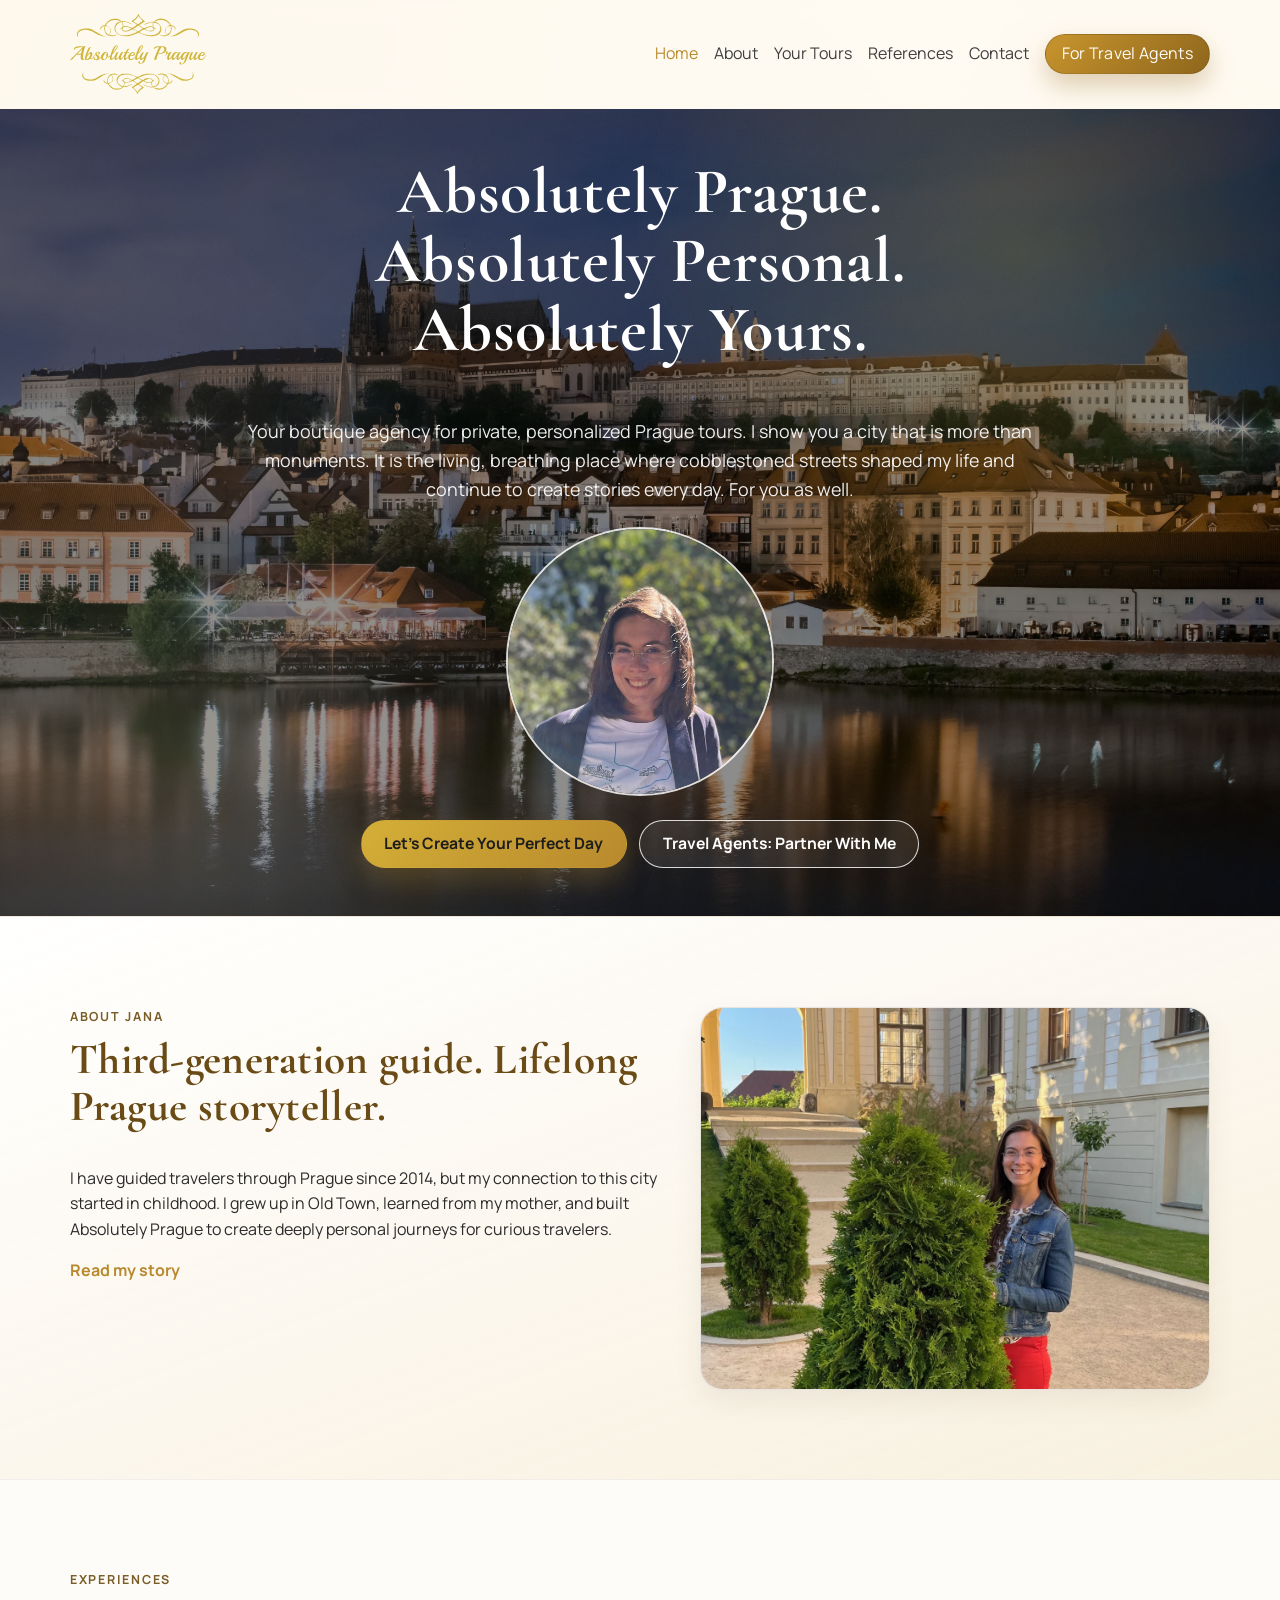
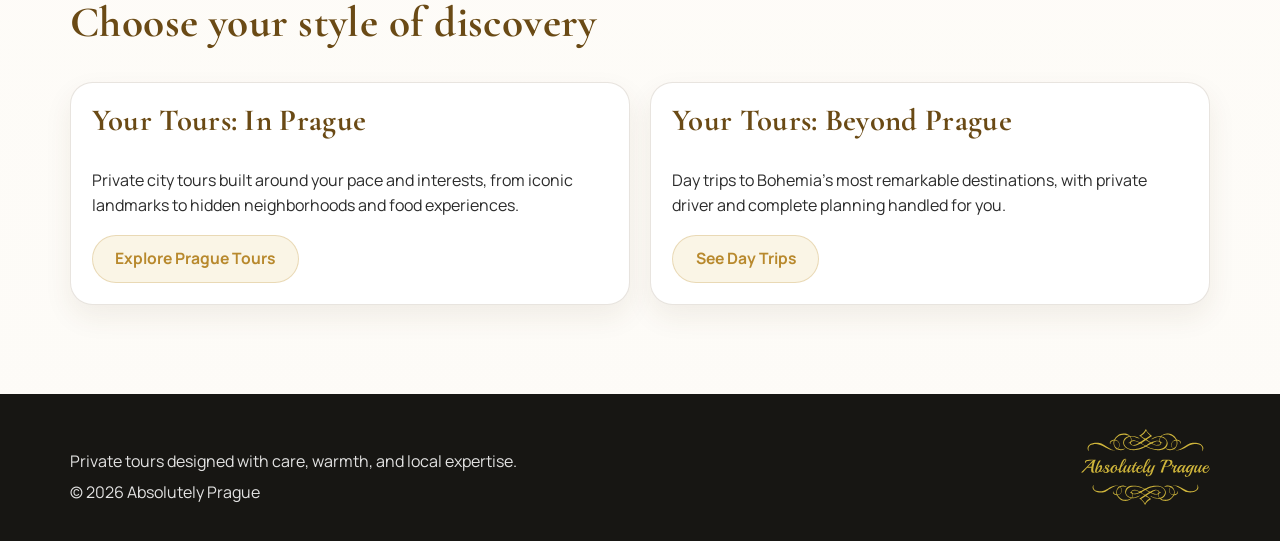
<file: index.html>
<!doctype html>
<html lang="en">
  <head>
    <meta charset="UTF-8" />
    <meta name="viewport" content="width=device-width, initial-scale=1.0" />
    <title>Absolutely Prague | Private Personalized Prague Tours</title>
    <meta name="description"
      content="Boutique private Prague tours with Jana Pilna. Discover Prague in a personal, story-driven way with custom itineraries designed around you."
    />
    <link rel="preconnect" href="https://fonts.googleapis.com" />
    <link rel="preconnect" href="https://fonts.gstatic.com" crossorigin />
    <link
      href="https://fonts.googleapis.com/css2?family=Cormorant+Garamond:wght@500;600;700&family=Manrope:wght@400;500;600;700&display=swap"
      rel="stylesheet"
    />
    <link rel="stylesheet" href="css/style.css" />
  </head>
  <body>
    <a class="skip-link" href="#main-content">Skip to content</a>

    <header class="site-header" id="site-header">
      <div class="container nav-wrap">
        <a class="brand" href="index.html" aria-label="Absolutely Prague home">
          <img class="brand-logo" src="img/ap-logo-curves.svg" alt="" width="2006" height="1179" />
        </a>

        <button class="nav-toggle" type="button" aria-expanded="false" aria-controls="main-nav">
          Menu
        </button>

        <nav id="main-nav" class="main-nav" aria-label="Main navigation">
          <a href="index.html" class="active">Home</a>
          <a href="about.html">About</a>
          <div class="dropdown">
            <button class="dropdown-toggle" type="button" aria-expanded="false">Your Tours</button>
            <div class="dropdown-menu" role="menu">
              <a href="tours-prague.html" role="menuitem">In Prague</a>
              <a href="tours-beyond-prague.html" role="menuitem">Beyond Prague</a>
            </div>
          </div>
          <a href="references.html">References</a>
          <a href="contact.html">Contact</a>
          <a href="travel-agents.html" class="btn btn-nav">For Travel Agents</a>
        </nav>
      </div>
    </header>

    <main id="main-content">
      <section class="hero" aria-label="Absolutely Prague hero">
        <div class="hero-overlay"></div>
        <div class="container hero-content reveal">
          <h1>
            Absolutely Prague.<br />
            Absolutely Personal.<br />
            Absolutely Yours.
          </h1>
          <p class="hero-subheadline">
            Your boutique agency for private, personalized Prague tours. I show you a city that is more than
            monuments. It is the living, breathing place where cobblestoned streets shaped my life and continue
            to create stories every day. For you as well.
          </p>
          <img
            src="img/jana_profile_pics.webp"
            alt="Jana Pilna portrait"
            class="hero-portrait"
            width="270"
            height="270"
          />
          <div class="hero-actions">
            <a class="btn btn-primary" href="contact.html">Let's Create Your Perfect Day</a>
            <a class="btn btn-outline" href="travel-agents.html">Travel Agents: Partner With Me</a>
          </div>
        </div>
      </section>

      <section class="section panel reveal">
        <div class="container split">
          <div>
            <p class="eyebrow">About Jana</p>
            <h2>Third-generation guide. Lifelong Prague storyteller.</h2>
            <p>
              I have guided travelers through Prague since 2014, but my connection to this city started in
              childhood. I grew up in Old Town, learned from my mother, and built Absolutely Prague to create
              deeply personal journeys for curious travelers.
            </p>
            <a class="text-link" href="about.html">Read my story</a>
          </div>
          <div class="card media-card">
            <img src="img/hrad_1.webp" alt="Jana Pilna smiling in a Prague courtyard" />
          </div>
        </div>
      </section>

      <section class="section reveal">
        <div class="container">
          <p class="eyebrow">Experiences</p>
          <h2>Choose your style of discovery</h2>
          <div class="grid two-col">
            <article class="card experience-card">
              <h3>Your Tours: In Prague</h3>
              <p>
                Private city tours built around your pace and interests, from iconic landmarks to hidden
                neighborhoods and food experiences.
              </p>
              <a class="btn btn-secondary" href="tours-prague.html">Explore Prague Tours</a>
            </article>
            <article class="card experience-card">
              <h3>Your Tours: Beyond Prague</h3>
              <p>
                Day trips to Bohemia's most remarkable destinations, with private driver and complete planning
                handled for you.
              </p>
              <a class="btn btn-secondary" href="tours-beyond-prague.html">See Day Trips</a>
            </article>
          </div>
        </div>
      </section>
    </main>

    <footer class="site-footer">
      <div class="container footer-wrap">
        <div class="footer-copy">
          <p>Private tours designed with care, warmth, and local expertise.</p>
          <p>© 2026 Absolutely Prague</p>
        </div>
        <a class="footer-brand" href="index.html" aria-label="Absolutely Prague home">
          <img class="footer-logo" src="img/ap-logo-curves.svg" alt="" width="2006" height="1179" />
        </a>
      </div>
    </footer>

    <script src="js/script.js"></script>
  </body>
</html>
</file>
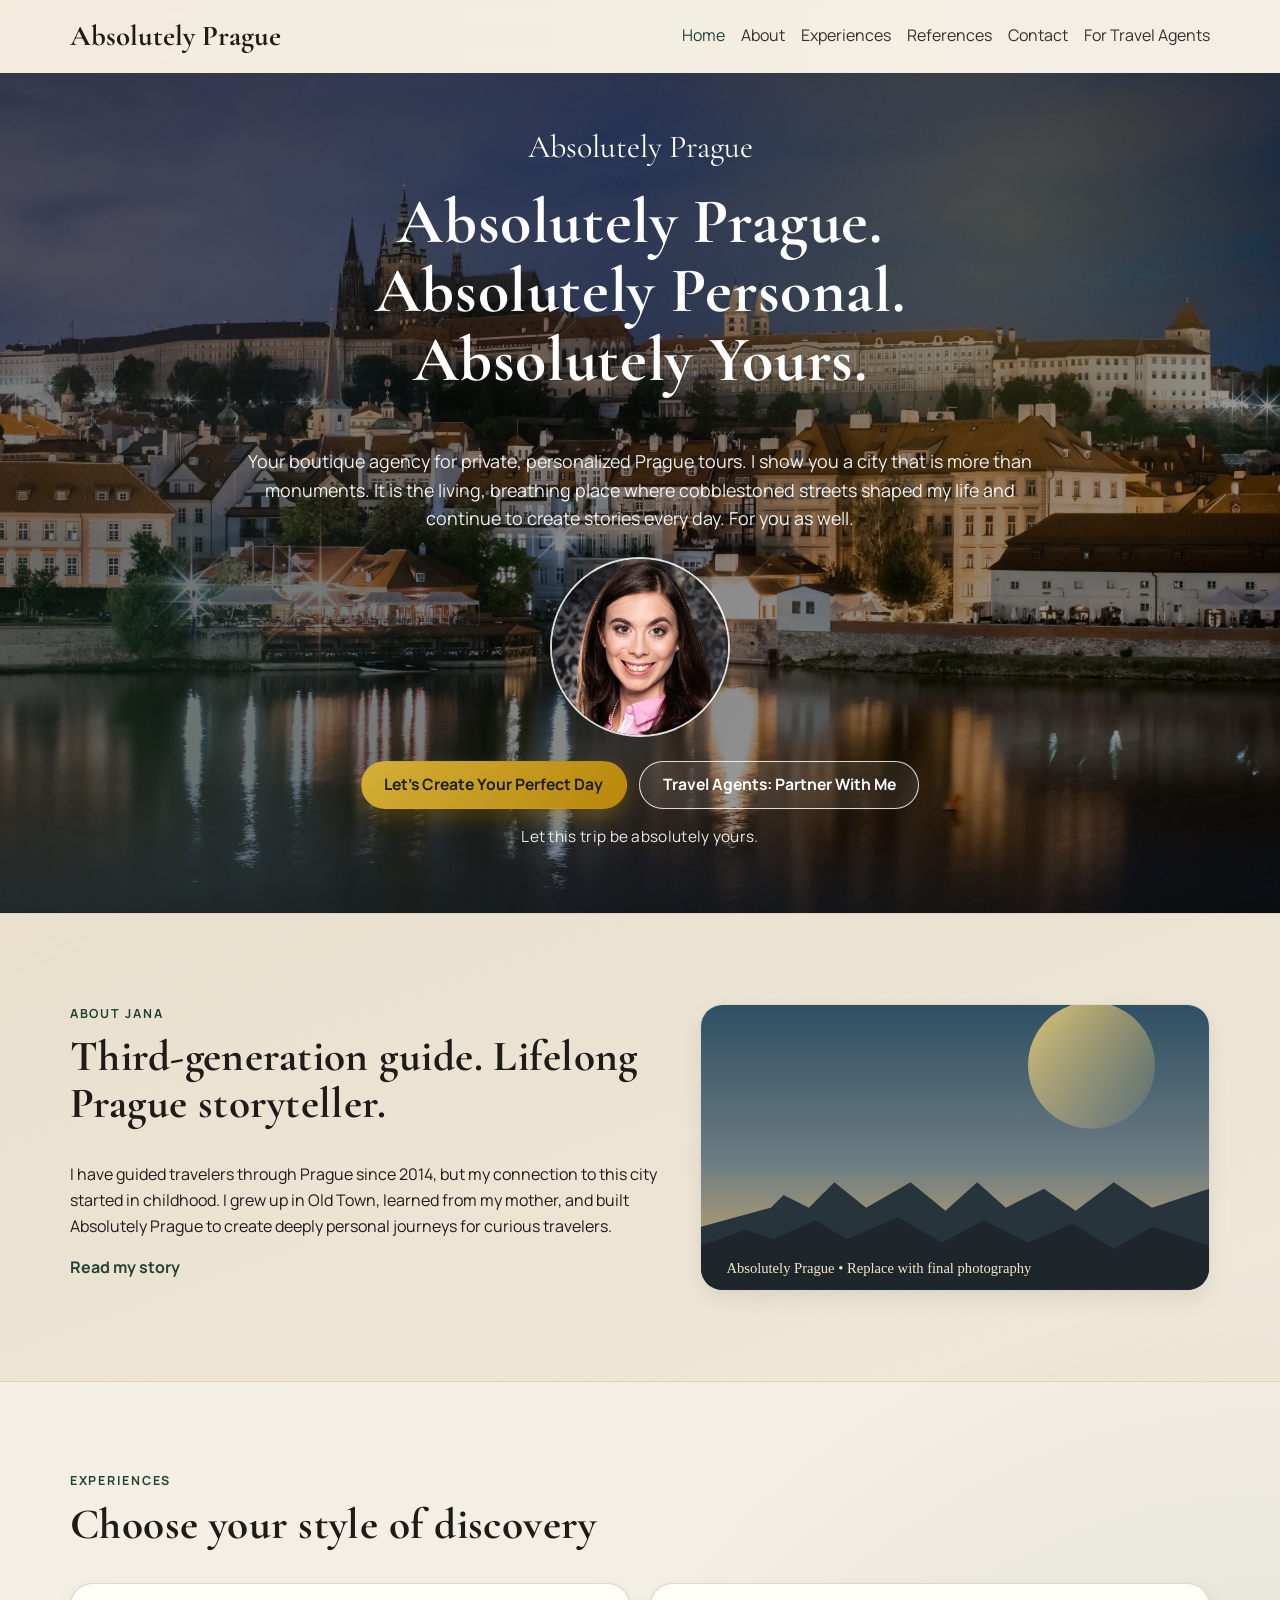
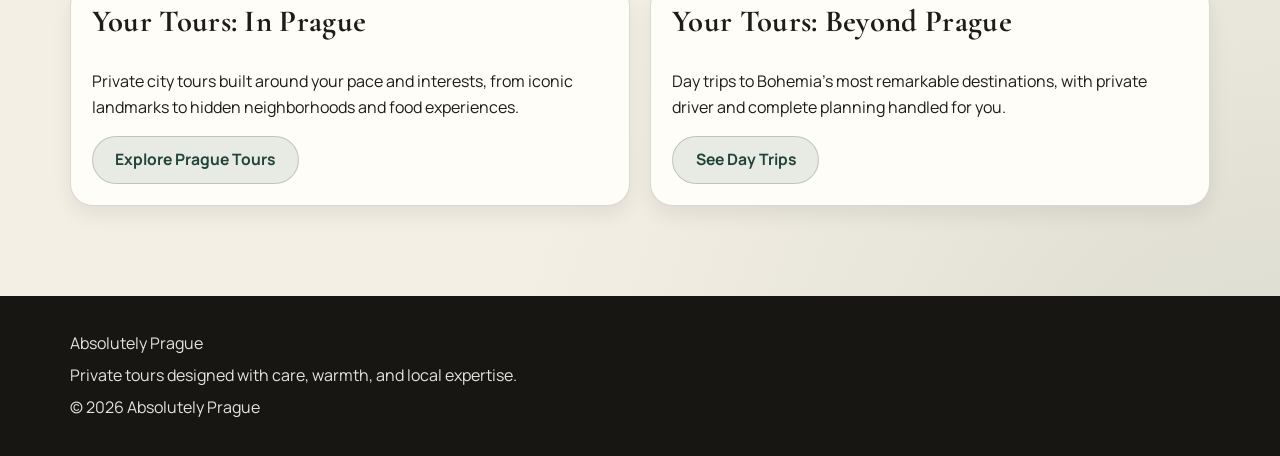
<file: absolutely-prague-web/index.html>
<!doctype html>
<html lang="en">
  <head>
    <meta charset="UTF-8" />
    <meta name="viewport" content="width=device-width, initial-scale=1.0" />
    <title>Absolutely Prague | Private Personalized Prague Tours</title>
    <meta
      name="description"
      content="Boutique private Prague tours with Jana Pilna. Discover Prague in a personal, story-driven way with custom itineraries designed around you."
    />
    <link rel="preconnect" href="https://fonts.googleapis.com" />
    <link rel="preconnect" href="https://fonts.gstatic.com" crossorigin />
    <link
      href="https://fonts.googleapis.com/css2?family=Cormorant+Garamond:wght@500;600;700&family=Manrope:wght@400;500;600;700&display=swap"
      rel="stylesheet"
    />
    <link rel="stylesheet" href="css/style.css" />
  </head>
  <body>
    <a class="skip-link" href="#main-content">Skip to content</a>

    <header class="site-header" id="site-header">
      <div class="container nav-wrap">
        <a class="brand" href="index.html" aria-label="Absolutely Prague home">Absolutely Prague</a>

        <button class="nav-toggle" type="button" aria-expanded="false" aria-controls="main-nav">
          Menu
        </button>

        <nav id="main-nav" class="main-nav" aria-label="Main navigation">
          <a href="index.html" class="active">Home</a>
          <a href="about.html">About</a>
          <div class="dropdown">
            <button class="dropdown-toggle" type="button" aria-expanded="false">Experiences</button>
            <div class="dropdown-menu" role="menu">
              <a href="tours-prague.html" role="menuitem">Prague Tours</a>
              <a href="tours-beyond-prague.html" role="menuitem">Day Trips from Prague</a>
            </div>
          </div>
          <a href="references.html">References</a>
          <a href="contact.html">Contact</a>
          <a href="travel-agents.html" class="btn btn-nav">For Travel Agents</a>
        </nav>
      </div>
    </header>

    <main id="main-content">
      <section class="hero" aria-label="Absolutely Prague hero">
        <div class="hero-overlay"></div>
        <div class="container hero-content reveal">
          <p class="hero-logo">Absolutely Prague</p>
          <h1>
            Absolutely Prague.<br />
            Absolutely Personal.<br />
            Absolutely Yours.
          </h1>
          <p class="hero-subheadline">
            Your boutique agency for private, personalized Prague tours. I show you a city that is more than
            monuments. It is the living, breathing place where cobblestoned streets shaped my life and continue
            to create stories every day. For you as well.
          </p>
          <img
            src="img/jane hero sekce.webp"
            alt="Jana Pilna portrait"
            class="hero-portrait"
            width="180"
            height="180"
          />
          <div class="hero-actions">
            <a class="btn btn-primary" href="contact.html">Let's Create Your Perfect Day</a>
            <a class="btn btn-outline" href="travel-agents.html">Travel Agents: Partner With Me</a>
          </div>
          <p class="hero-tagline">Let this trip be absolutely yours.</p>
        </div>
      </section>

      <section class="section panel reveal">
        <div class="container split">
          <div>
            <p class="eyebrow">About Jana</p>
            <h2>Third-generation guide. Lifelong Prague storyteller.</h2>
            <p>
              I have guided travelers through Prague since 2014, but my connection to this city started in
              childhood. I grew up in Old Town, learned from my mother, and built Absolutely Prague to create
              deeply personal journeys for curious travelers.
            </p>
            <a class="text-link" href="about.html">Read my story</a>
          </div>
          <div class="card media-card">
            <img src="img/prague-view-placeholder.svg" alt="Prague skyline view" />
          </div>
        </div>
      </section>

      <section class="section reveal">
        <div class="container">
          <p class="eyebrow">Experiences</p>
          <h2>Choose your style of discovery</h2>
          <div class="grid two-col">
            <article class="card experience-card">
              <h3>Your Tours: In Prague</h3>
              <p>
                Private city tours built around your pace and interests, from iconic landmarks to hidden
                neighborhoods and food experiences.
              </p>
              <a class="btn btn-secondary" href="tours-prague.html">Explore Prague Tours</a>
            </article>
            <article class="card experience-card">
              <h3>Your Tours: Beyond Prague</h3>
              <p>
                Day trips to Bohemia's most remarkable destinations, with private driver and complete planning
                handled for you.
              </p>
              <a class="btn btn-secondary" href="tours-beyond-prague.html">See Day Trips</a>
            </article>
          </div>
        </div>
      </section>
    </main>

    <footer class="site-footer">
      <div class="container footer-wrap">
        <p>Absolutely Prague</p>
        <p>Private tours designed with care, warmth, and local expertise.</p>
        <p>© <span id="year"></span> Absolutely Prague</p>
      </div>
    </footer>

    <script src="js/script.js"></script>
  </body>
</html>
</file>
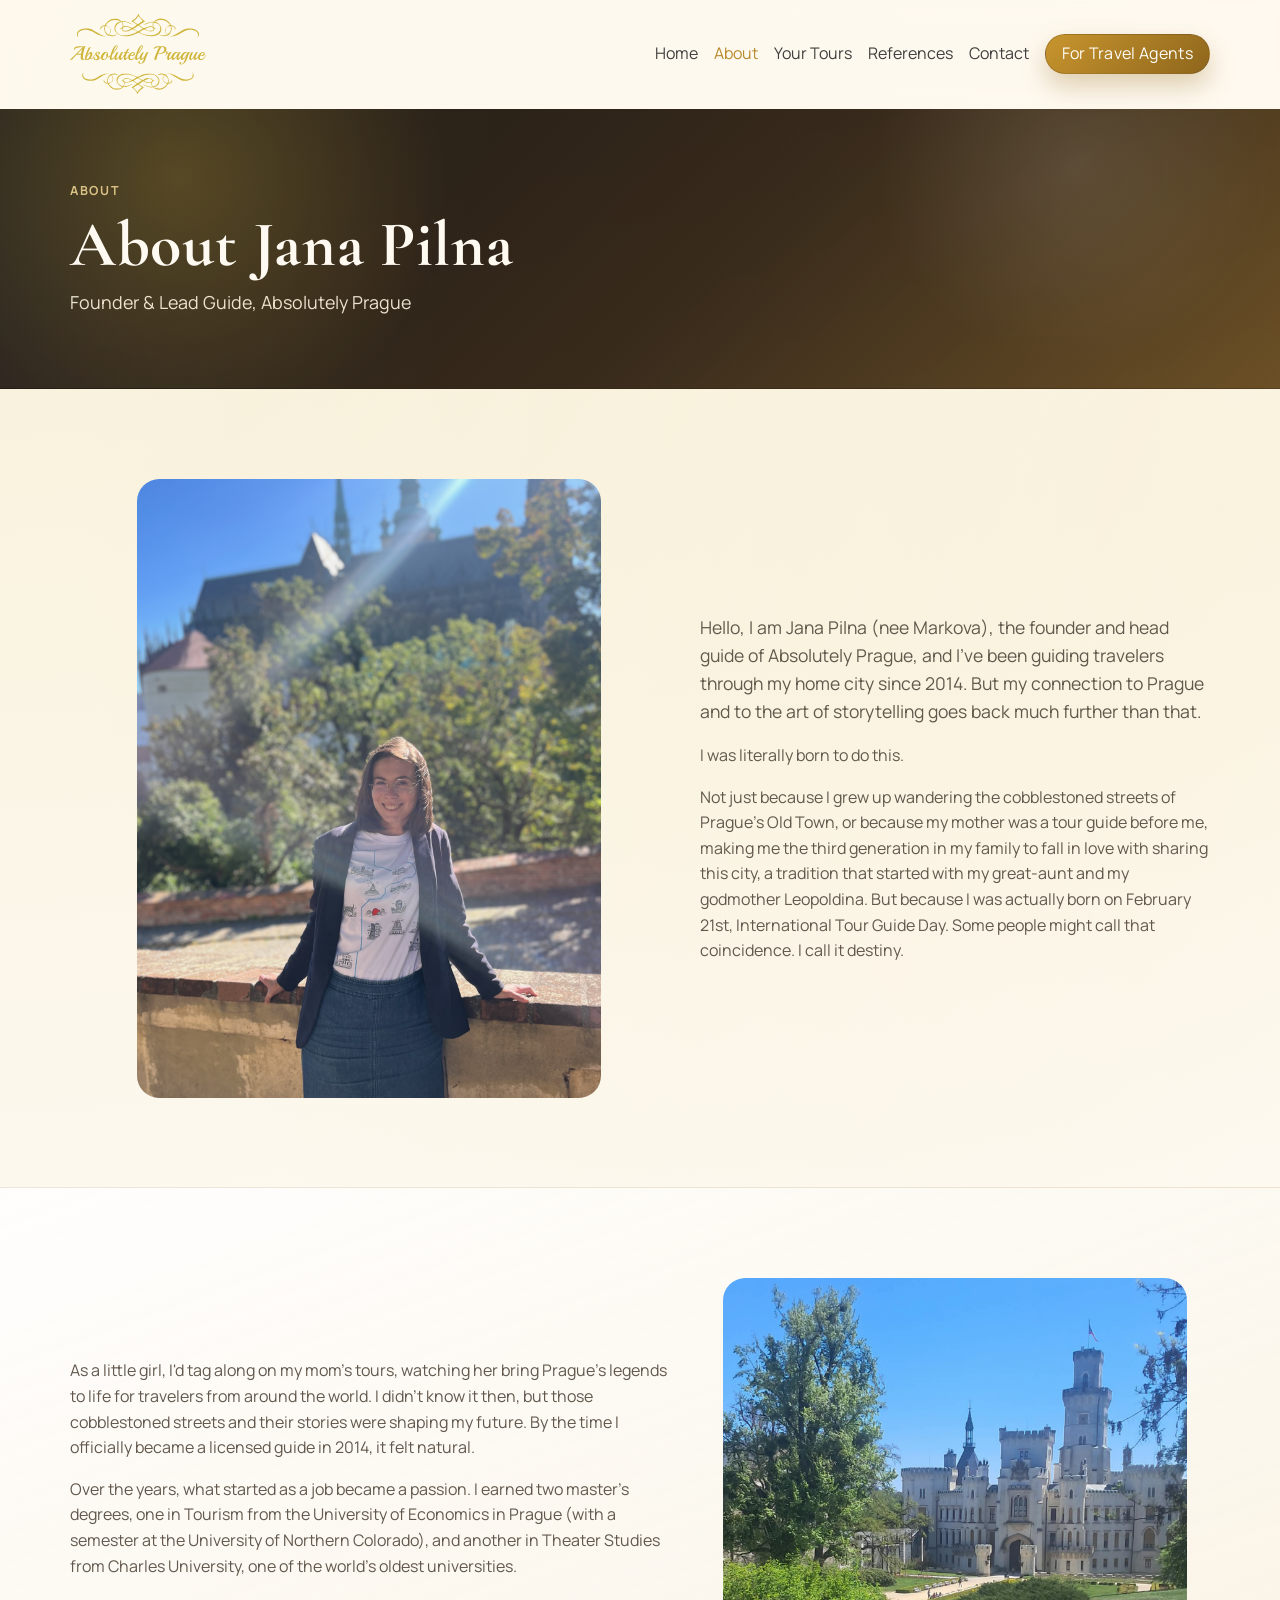
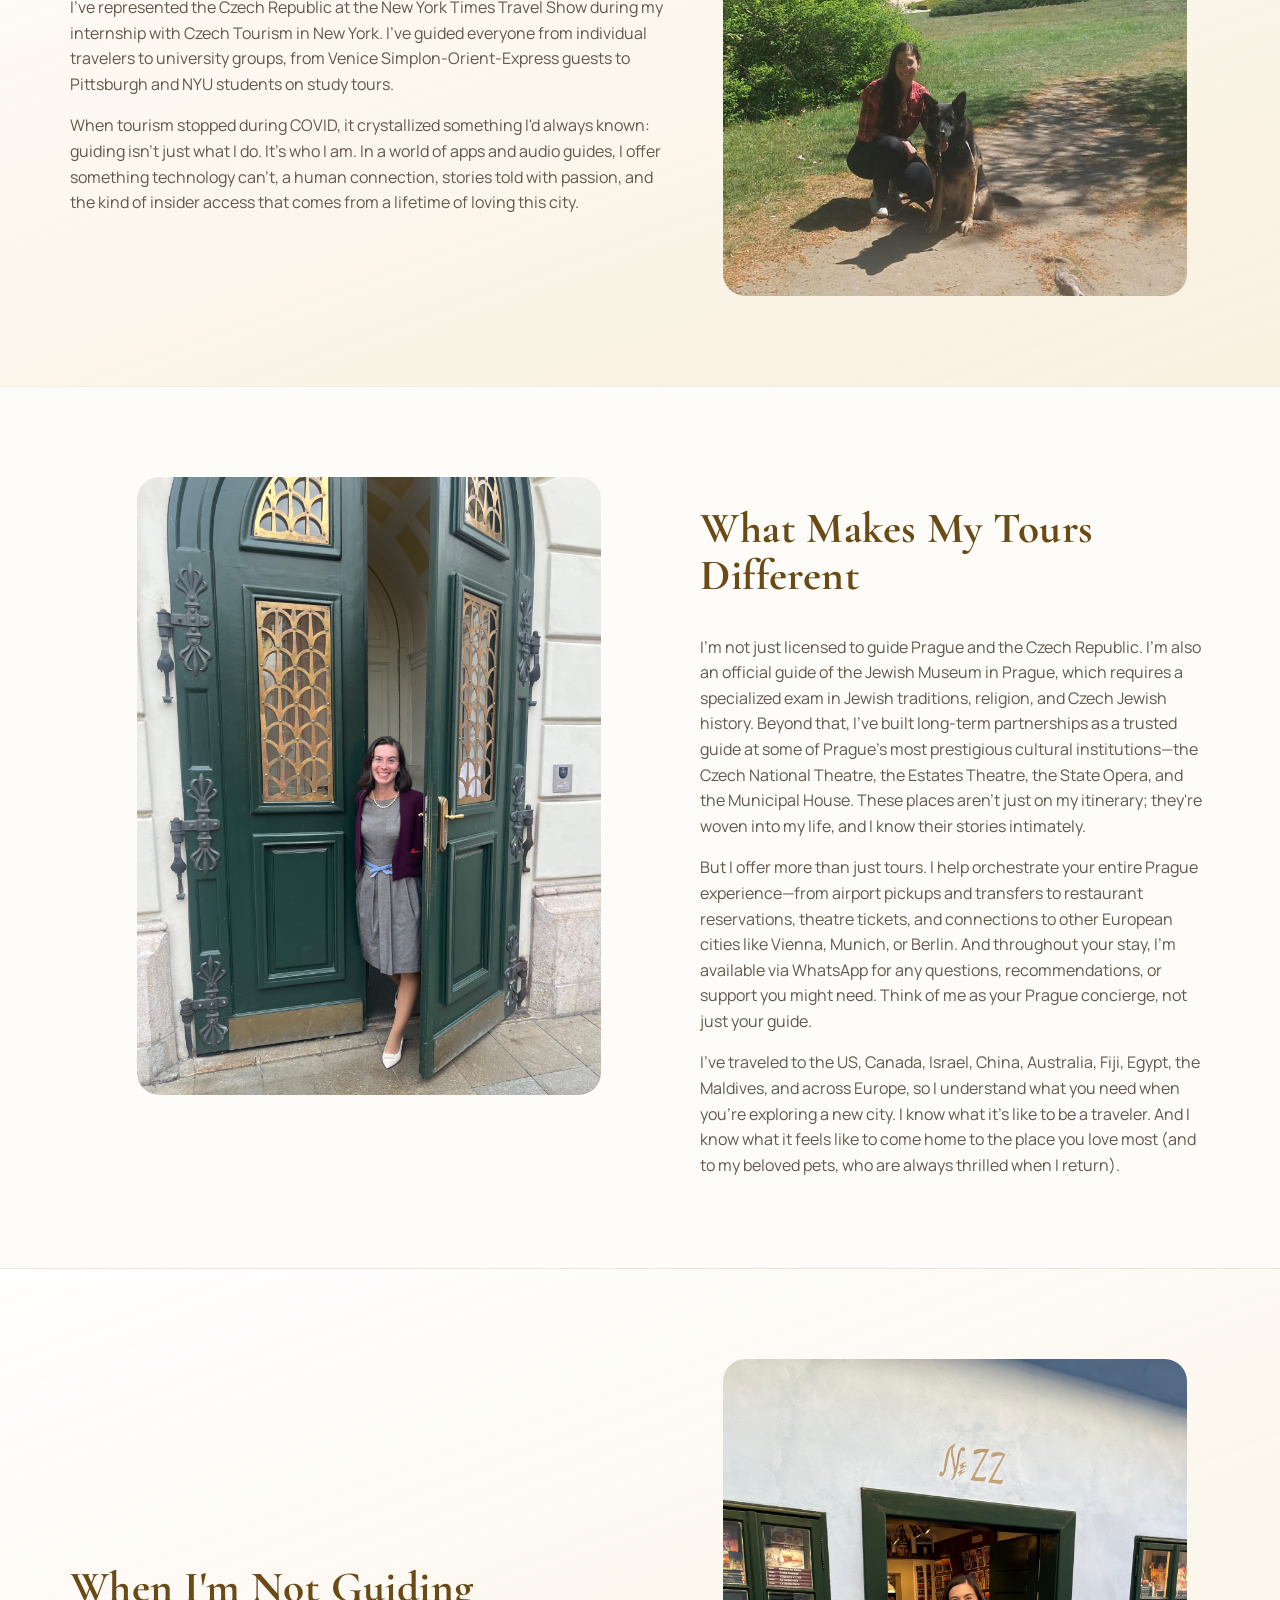
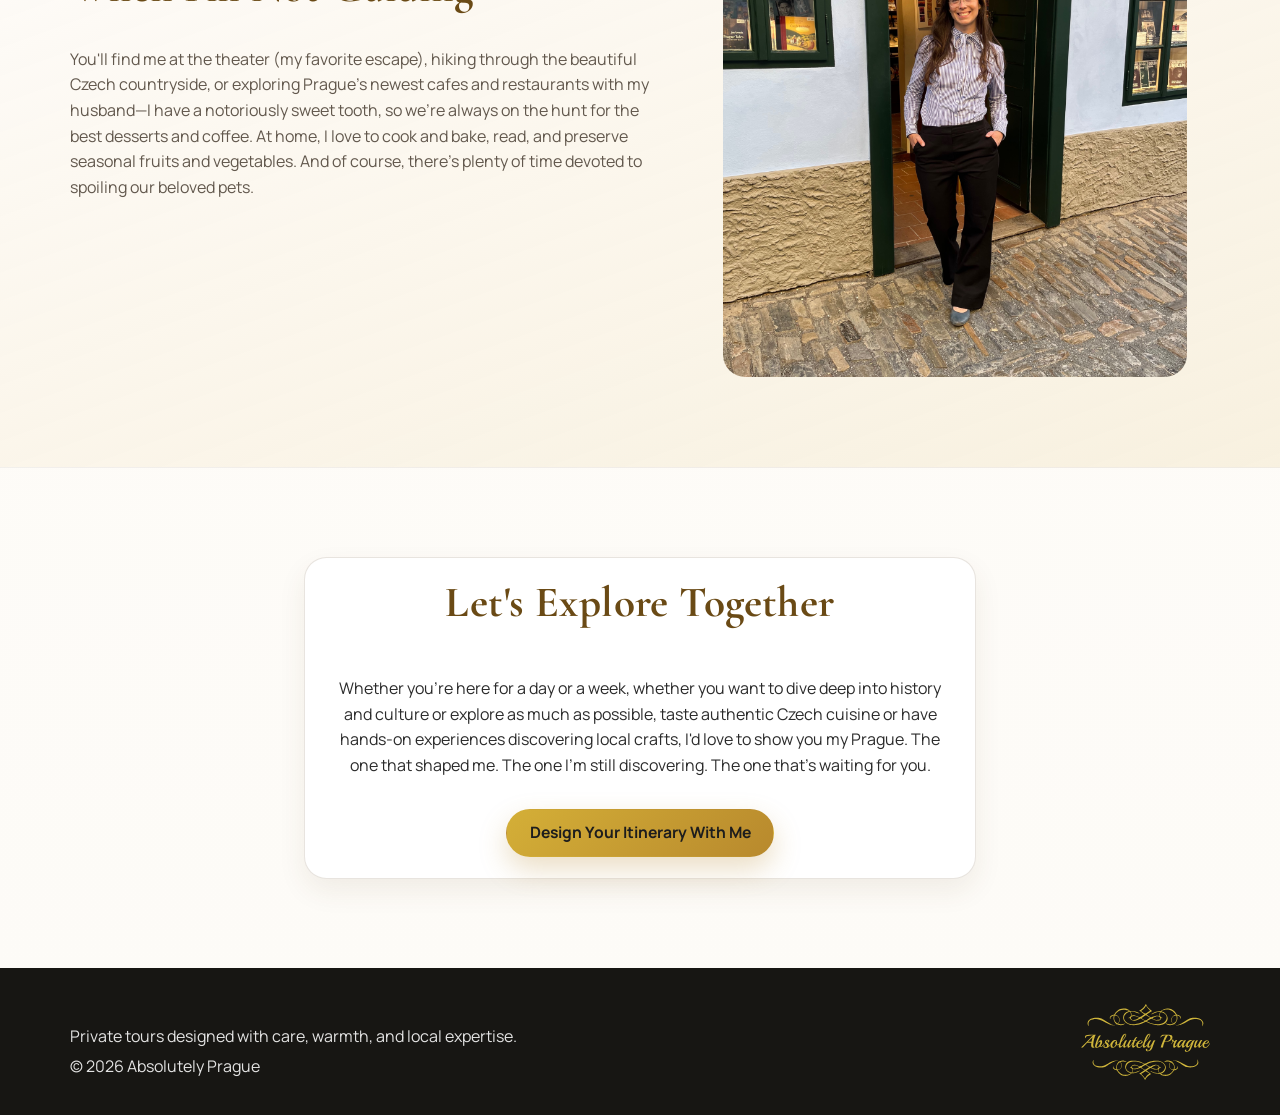
<file: about.html>
<!doctype html>
<html lang="en">
  <head>
    <meta charset="UTF-8" />
    <meta name="viewport" content="width=device-width, initial-scale=1.0" />
    <title>About Jana Pilna | Absolutely Prague</title>
    <meta
      name="description"
      content="Meet Jana Pilna, founder and lead guide of Absolutely Prague. Discover her story, credentials, and the philosophy behind her private Prague tours."
    />
    <link rel="preconnect" href="https://fonts.googleapis.com" />
    <link rel="preconnect" href="https://fonts.gstatic.com" crossorigin />
    <link
      href="https://fonts.googleapis.com/css2?family=Cormorant+Garamond:wght@500;600;700&family=Manrope:wght@400;500;600;700&display=swap"
      rel="stylesheet"
    />
    <link rel="stylesheet" href="css/style.css" />
  </head>
  <body>
    <a class="skip-link" href="#main-content">Skip to content</a>

    <header class="site-header" id="site-header">
      <div class="container nav-wrap">
        <a class="brand" href="index.html" aria-label="Absolutely Prague home">
          <img class="brand-logo" src="img/ap-logo-curves.svg" alt="" width="2006" height="1179" />
        </a>
        <button class="nav-toggle" type="button" aria-expanded="false" aria-controls="main-nav">Menu</button>
        <nav id="main-nav" class="main-nav" aria-label="Main navigation">
          <a href="index.html">Home</a>
          <a href="about.html" class="active">About</a>
          <div class="dropdown">
            <button class="dropdown-toggle" type="button" aria-expanded="false">Your Tours</button>
            <div class="dropdown-menu" role="menu">
              <a href="tours-prague.html" role="menuitem">In Prague</a>
              <a href="tours-beyond-prague.html" role="menuitem">Beyond Prague</a>
            </div>
          </div>
          <a href="references.html">References</a>
          <a href="contact.html">Contact</a>
          <a href="travel-agents.html" class="btn btn-nav">For Travel Agents</a>
        </nav>
      </div>
    </header>

    <main id="main-content">
      <section class="page-hero page-hero-about">
        <div class="container">
          <p class="eyebrow">About</p>
          <h1>About Jana Pilna</h1>
          <p class="lead">Founder &amp; Lead Guide, Absolutely Prague</p>
        </div>
      </section>

      <section class="section">
        <div class="container split intro-split">
          <div class="card media-card portrait-card about-image about-image-portrait">
            <img src="img/hrad_2.webp" alt="Jana Pilna portrait in warm natural light" />
          </div>
          <article class="prose about-prose about-prose-lead">
            <p>
              Hello, I am Jana Pilna (nee Markova), the founder and head guide of Absolutely Prague, and I've
              been guiding travelers through my home city since 2014. But my connection to Prague and to the art
              of storytelling goes back much further than that.
            </p>
            <p>I was literally born to do this.</p>
            <p>
              Not just because I grew up wandering the cobblestoned streets of Prague's Old Town, or because my
              mother was a tour guide before me, making me the third generation in my family to fall in love with
              sharing this city, a tradition that started with my great-aunt and my godmother Leopoldina. But
              because I was actually born on February 21st, International Tour Guide Day. Some people might call
              that coincidence. I call it destiny.
            </p>
          </article>
        </div>
      </section>

      <section class="section panel">
        <div class="container split intro-split intro-split-reverse">
          <div class="card media-card about-image about-image-family">
            <img src="img/life_in_prague_6.webp" alt="Jana with her mother on a family outing" />
          </div>
          <article class="prose about-prose">
            <p>
              As a little girl, I'd tag along on my mom's tours, watching her bring Prague's legends to life for
              travelers from around the world. I didn't know it then, but those cobblestoned streets and their
              stories were shaping my future. By the time I officially became a licensed guide in 2014, it felt
              natural.
            </p>
            <p>
              Over the years, what started as a job became a passion. I earned two master's degrees, one in
              Tourism from the University of Economics in Prague (with a semester at the University of Northern
              Colorado), and another in Theater Studies from Charles University, one of the world's oldest
              universities.
            </p>
            <p>
              I've represented the Czech Republic at the New York Times Travel Show during my internship with
              Czech Tourism in New York. I've guided everyone from individual travelers to university groups,
              from Venice Simplon-Orient-Express guests to Pittsburgh and NYU students on study tours.
            </p>
            <p>
              When tourism stopped during COVID, it crystallized something I'd always known: guiding isn't just
              what I do. It's who I am. In a world of apps and audio guides, I offer something technology can't,
              a human connection, stories told with passion, and the kind of insider access that comes from a
              lifetime of loving this city.
            </p>
          </article>
        </div>
      </section>

      <section class="section">
        <div class="container split intro-split">
          <div class="card media-card about-image about-image-theatre">
            <img src="img/jana_stav_divadlo.webp" alt="Jana at the entrance to the Estates Theatre" />
          </div>
          <article class="prose about-prose">
            <h2>What Makes My Tours Different</h2>
            <p>
              I'm not just licensed to guide Prague and the Czech Republic. I'm also an official guide of the
              Jewish Museum in Prague, which requires a specialized exam in Jewish traditions, religion, and
              Czech Jewish history. Beyond that, I've built long-term partnerships as a trusted guide at some of
              Prague's most prestigious cultural institutions&mdash;the Czech National Theatre, the Estates Theatre,
              the State Opera, and the Municipal House. These places aren't just on my itinerary; they're woven
              into my life, and I know their stories intimately.
            </p>
            <p>
              But I offer more than just tours. I help orchestrate your entire Prague experience&mdash;from airport
              pickups and transfers to restaurant reservations, theatre tickets, and connections to other
              European cities like Vienna, Munich, or Berlin. And throughout your stay, I'm available via
              WhatsApp for any questions, recommendations, or support you might need. Think of me as your Prague
              concierge, not just your guide.
            </p>
            <p>
              I've traveled to the US, Canada, Israel, China, Australia, Fiji, Egypt, the Maldives, and across
              Europe, so I understand what you need when you're exploring a new city. I know what it's like to
              be a traveler. And I know what it feels like to come home to the place you love most (and to my
              beloved pets, who are always thrilled when I return).
            </p>
          </article>
        </div>
      </section>

      <section class="section panel">
        <div class="container split intro-split intro-split-reverse">
          <div class="card media-card about-image about-image-life">
            <img src="img/life_in_prague_3.webp" alt="Jana enjoying free time in the Czech countryside" />
          </div>
          <article class="prose about-prose">
            <h2>When I'm Not Guiding</h2>
            <p>
              You'll find me at the theater (my favorite escape), hiking through the beautiful Czech countryside,
              or exploring Prague's newest cafes and restaurants with my husband&mdash;I have a notoriously sweet
              tooth, so we're always on the hunt for the best desserts and coffee. At home, I love to cook and
              bake, read, and preserve seasonal fruits and vegetables. And of course, there's plenty of time
              devoted to spoiling our beloved pets.
            </p>
          </article>
        </div>
      </section>

      <section class="section">
        <div class="container">
          <article class="card callout-card about-cta-card">
            <h2>Let's Explore Together</h2>
            <p>
              Whether you're here for a day or a week, whether you want to dive deep into history and culture or
              explore as much as possible, taste authentic Czech cuisine or have hands-on experiences discovering
              local crafts, I'd love to show you my Prague. The one that shaped me. The one I'm still
              discovering. The one that's waiting for you.
            </p>
            <a class="btn btn-primary" href="contact.html">Design Your Itinerary With Me</a>
          </article>
        </div>
      </section>
    </main>

    <footer class="site-footer">
      <div class="container footer-wrap">
        <div class="footer-copy">
          <p>Private tours designed with care, warmth, and local expertise.</p>
          <p>© 2026 Absolutely Prague</p>
        </div>
        <a class="footer-brand" href="index.html" aria-label="Absolutely Prague home">
          <img class="footer-logo" src="img/ap-logo-curves.svg" alt="" width="2006" height="1179" />
        </a>
      </div>
    </footer>

    <script src="js/script.js"></script>
  </body>
</html>
</file>
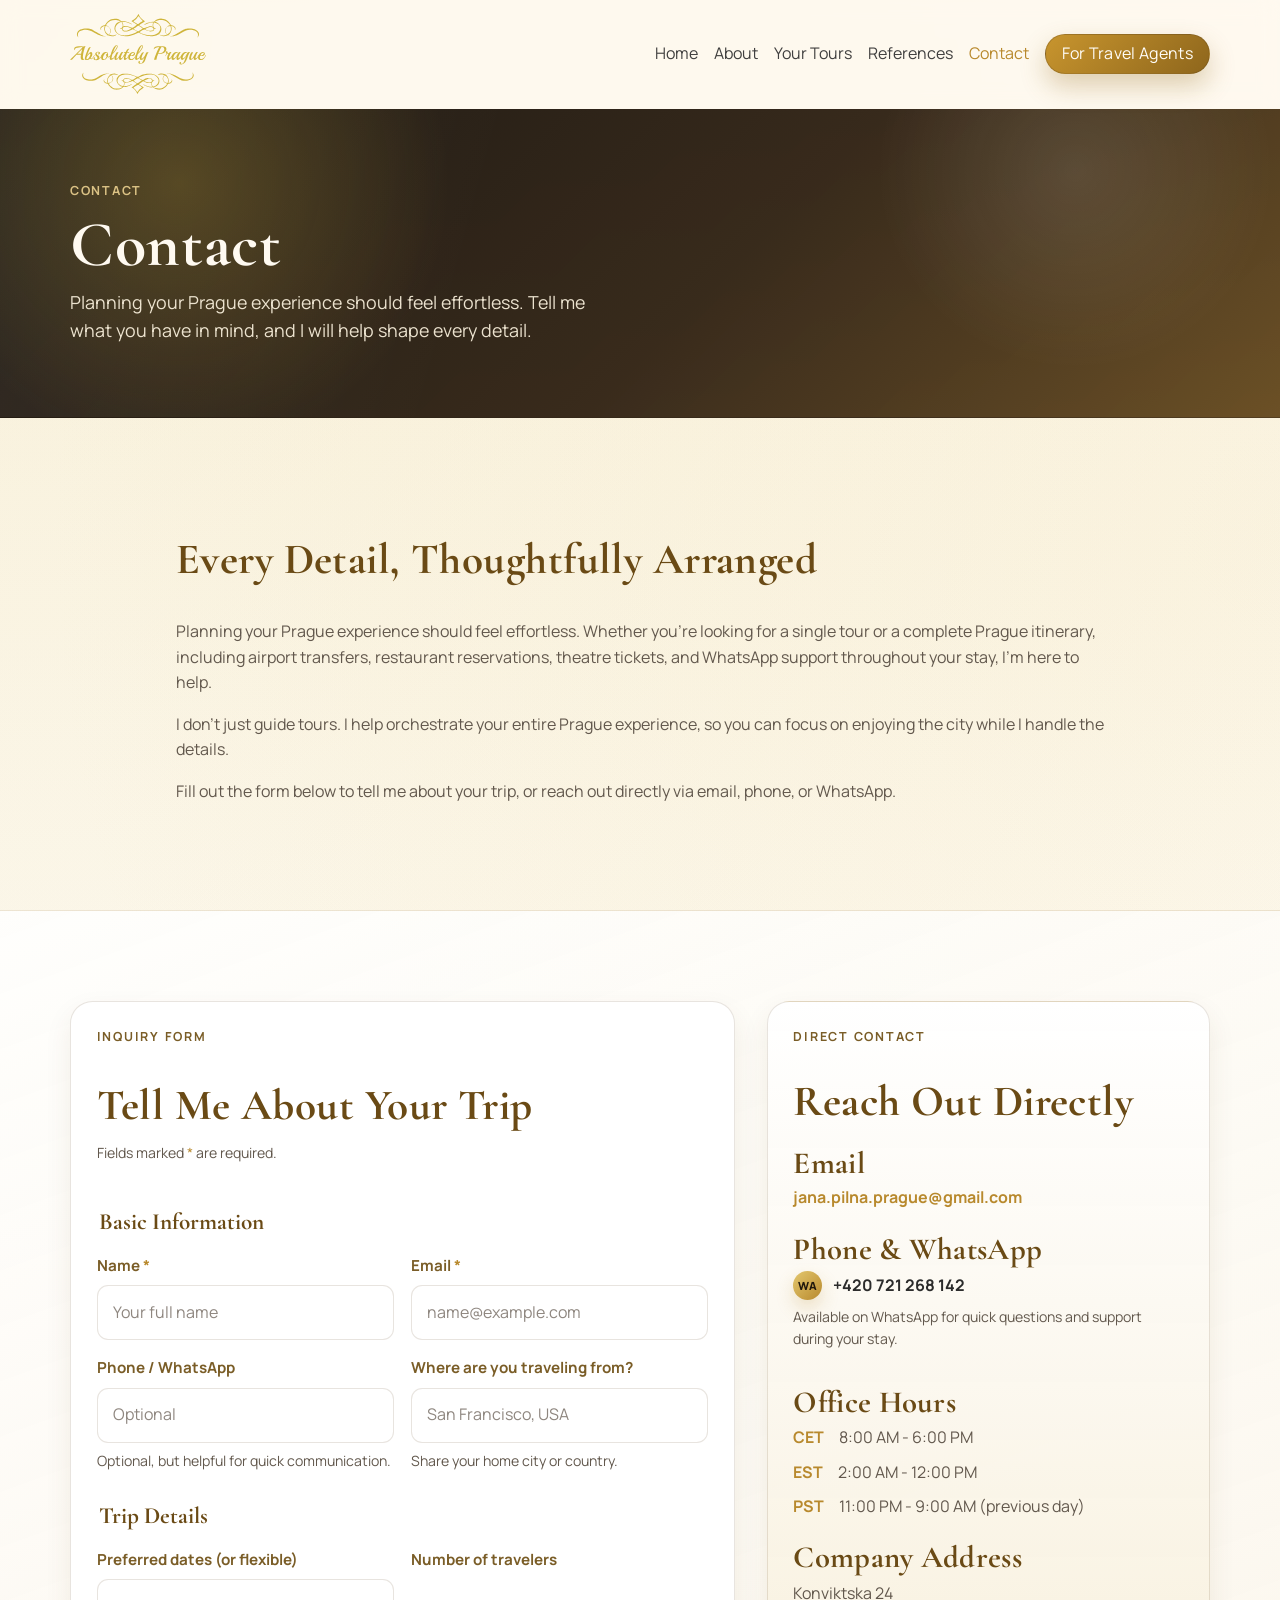
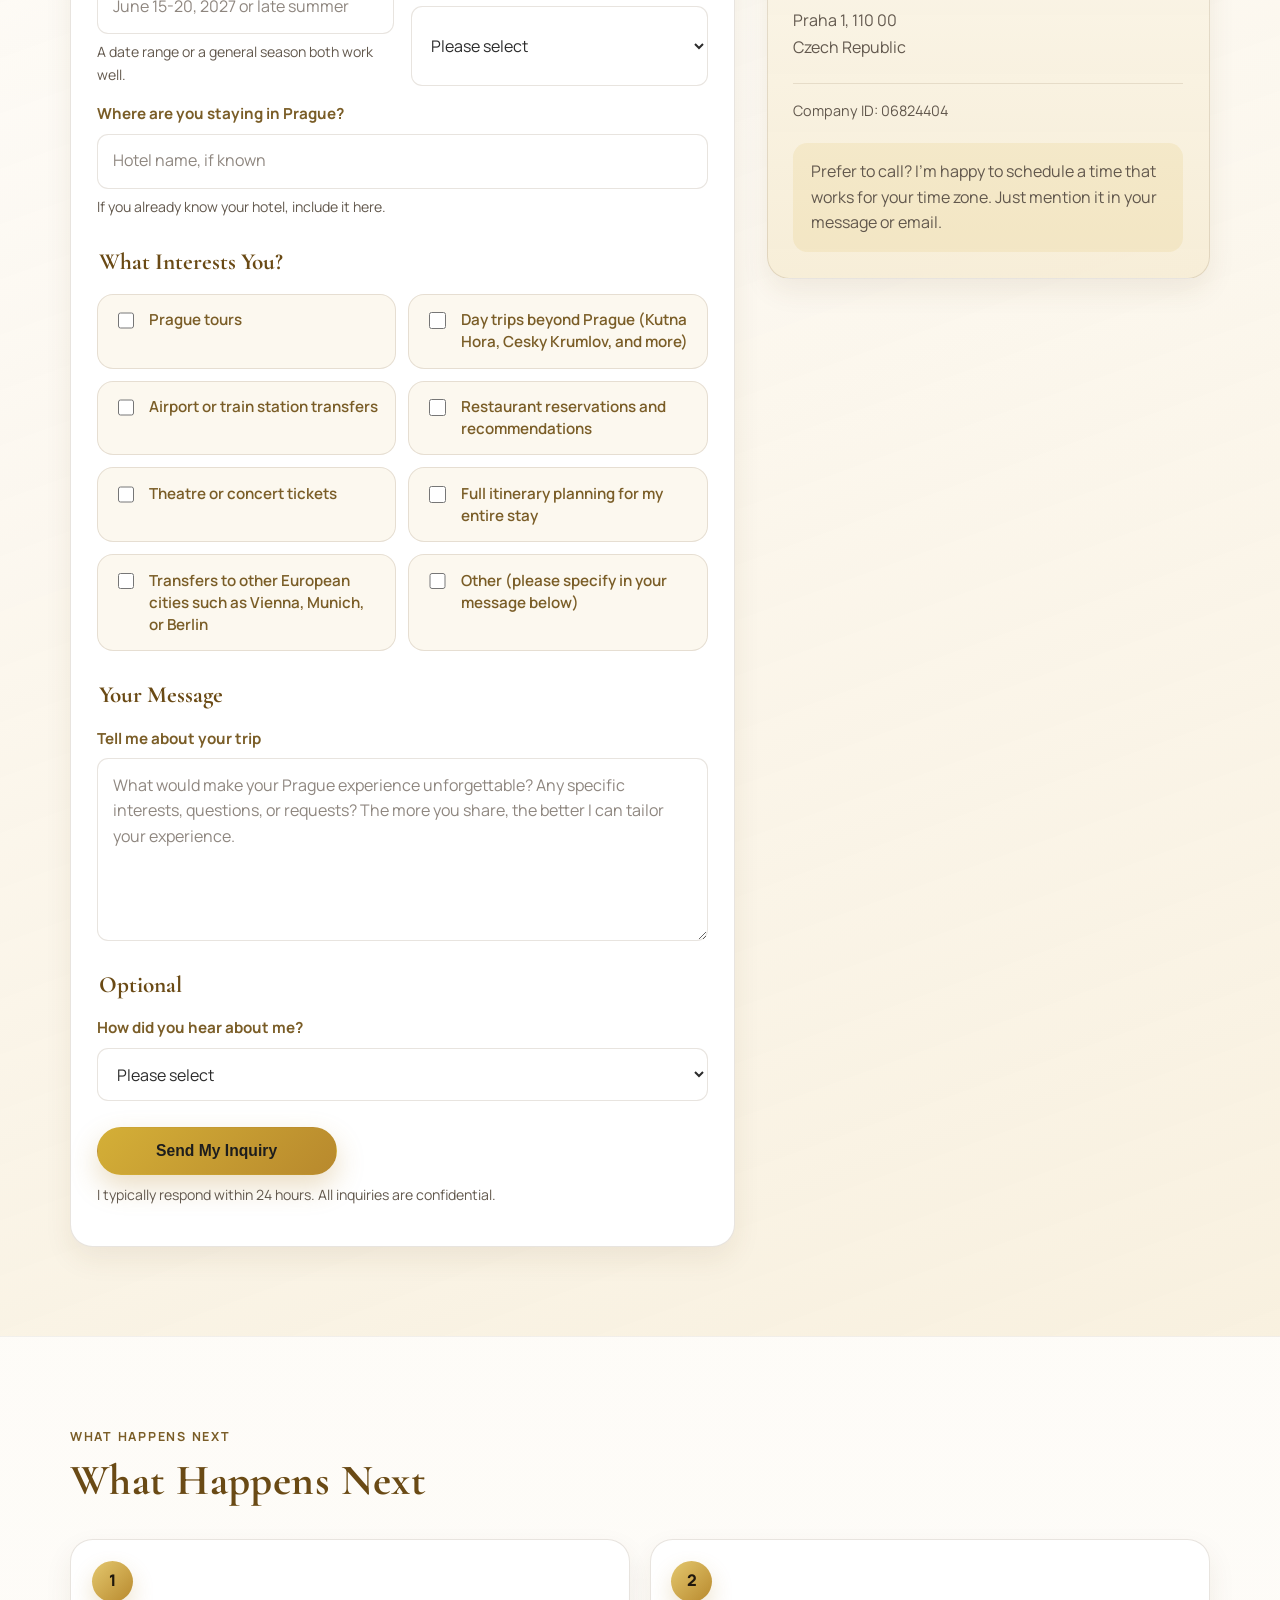
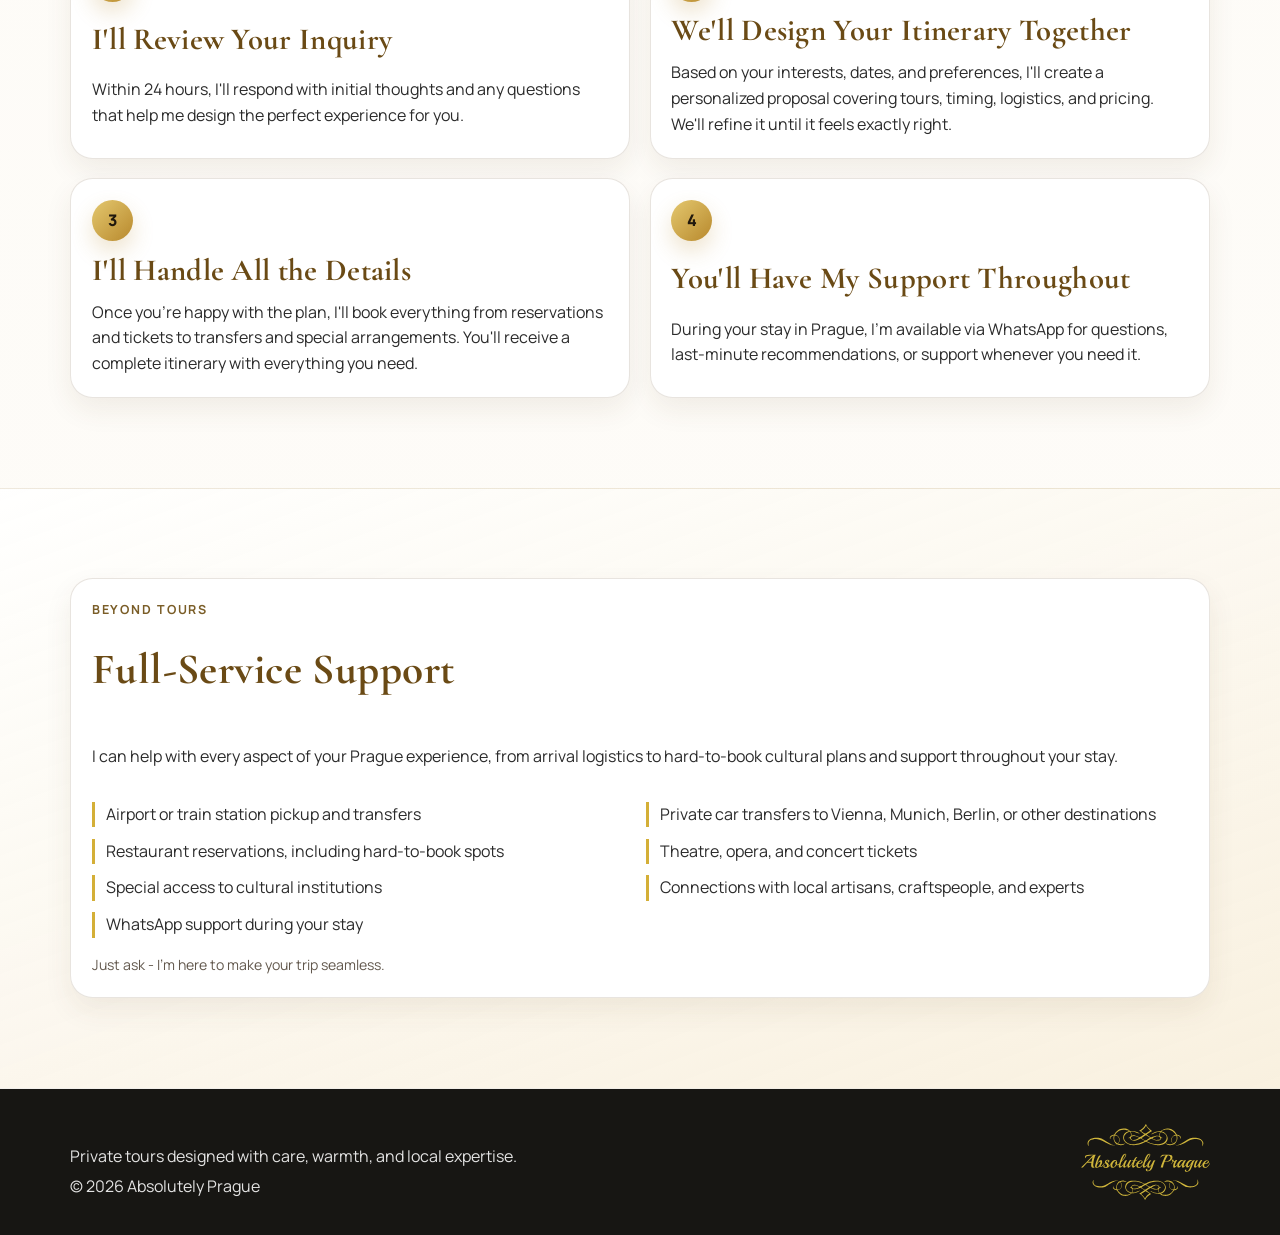
<file: contact.html>
<!doctype html>
<html lang="en">
  <head>
    <meta charset="UTF-8" />
    <meta name="viewport" content="width=device-width, initial-scale=1.0" />
    <title>Contact | Absolutely Prague</title>
    <meta
      name="description"
      content="Contact Jana Pilna to plan private Prague tours, day trips, transfers, reservations, and a personalized Prague itinerary."
    />
    <link rel="preconnect" href="https://fonts.googleapis.com" />
    <link rel="preconnect" href="https://fonts.gstatic.com" crossorigin />
    <link
      href="https://fonts.googleapis.com/css2?family=Cormorant+Garamond:wght@500;600;700&family=Manrope:wght@400;500;600;700&display=swap"
      rel="stylesheet"
    />
    <link rel="stylesheet" href="css/style.css" />
  </head>
  <body>
    <a class="skip-link" href="#main-content">Skip to content</a>

    <header class="site-header" id="site-header">
      <div class="container nav-wrap">
        <a class="brand" href="index.html" aria-label="Absolutely Prague home">
          <img class="brand-logo" src="img/ap-logo-curves.svg" alt="" width="2006" height="1179" />
        </a>
        <button class="nav-toggle" type="button" aria-expanded="false" aria-controls="main-nav">Menu</button>
        <nav id="main-nav" class="main-nav" aria-label="Main navigation">
          <a href="index.html">Home</a>
          <a href="about.html">About</a>
          <div class="dropdown">
            <button class="dropdown-toggle" type="button" aria-expanded="false">Your Tours</button>
            <div class="dropdown-menu" role="menu">
              <a href="tours-prague.html" role="menuitem">In Prague</a>
              <a href="tours-beyond-prague.html" role="menuitem">Beyond Prague</a>
            </div>
          </div>
          <a href="references.html">References</a>
          <a href="contact.html" class="active">Contact</a>
          <a href="travel-agents.html" class="btn btn-nav">For Travel Agents</a>
        </nav>
      </div>
    </header>

    <main id="main-content">
      <section class="page-hero page-hero-contact reveal">
        <div class="container">
          <p class="eyebrow">Contact</p>
          <h1>Contact</h1>
          <p class="lead">
            Planning your Prague experience should feel effortless. Tell me what you have in mind, and I will
            help shape every detail.
          </p>
        </div>
      </section>

      <section class="section reveal">
        <div class="container contact-intro prose">
          <h2>Every Detail, Thoughtfully Arranged</h2>
          <p>
            Planning your Prague experience should feel effortless. Whether you're looking for a single tour or a
            complete Prague itinerary, including airport transfers, restaurant reservations, theatre tickets, and
            WhatsApp support throughout your stay, I'm here to help.
          </p>
          <p>
            I don't just guide tours. I help orchestrate your entire Prague experience, so you can focus on
            enjoying the city while I handle the details.
          </p>
          <p>
            Fill out the form below to tell me about your trip, or reach out directly via email, phone, or
            WhatsApp.
          </p>
        </div>
      </section>

      <section class="section panel reveal">
        <div class="container contact-layout">
          <form class="card contact-form" aria-label="Inquiry form" action="#" method="post">
            <p class="eyebrow">Inquiry Form</p>
            <h2>Tell Me About Your Trip</h2>
            <p class="fine-print form-meta">Fields marked <span class="required">*</span> are required.</p>

            <fieldset class="contact-fieldset">
              <legend>Basic Information</legend>
              <div class="form-grid">
                <div class="form-field">
                  <label for="name">Name <span class="required" aria-hidden="true">*</span></label>
                  <input id="name" name="name" type="text" autocomplete="name" placeholder="Your full name" required />
                </div>

                <div class="form-field">
                  <label for="email">Email <span class="required" aria-hidden="true">*</span></label>
                  <input
                    id="email"
                    name="email"
                    type="email"
                    autocomplete="email"
                    placeholder="name@example.com"
                    required
                  />
                </div>

                <div class="form-field">
                  <label for="phone">Phone / WhatsApp</label>
                  <input
                    id="phone"
                    name="phone"
                    type="tel"
                    autocomplete="tel"
                    inputmode="tel"
                    aria-describedby="phone-note"
                    placeholder="Optional"
                  />
                  <p id="phone-note" class="field-note">Optional, but helpful for quick communication.</p>
                </div>

                <div class="form-field">
                  <label for="origin">Where are you traveling from?</label>
                  <input
                    id="origin"
                    name="origin"
                    type="text"
                    aria-describedby="origin-note"
                    placeholder="San Francisco, USA"
                  />
                  <p id="origin-note" class="field-note">Share your home city or country.</p>
                </div>
              </div>
            </fieldset>

            <fieldset class="contact-fieldset">
              <legend>Trip Details</legend>
              <div class="form-grid">
                <div class="form-field">
                  <label for="dates">Preferred dates (or flexible)</label>
                  <input
                    id="dates"
                    name="dates"
                    type="text"
                    aria-describedby="dates-note"
                    placeholder="June 15-20, 2027 or late summer"
                  />
                  <p id="dates-note" class="field-note">A date range or a general season both work well.</p>
                </div>

                <div class="form-field">
                  <label for="travelers">Number of travelers</label>
                  <select id="travelers" name="travelers">
                    <option value="">Please select</option>
                    <option value="1">1</option>
                    <option value="2">2</option>
                    <option value="3">3</option>
                    <option value="4">4</option>
                    <option value="5">5</option>
                    <option value="6">6</option>
                    <option value="7+">7+</option>
                  </select>
                </div>

                <div class="form-field full-width">
                  <label for="hotel">Where are you staying in Prague?</label>
                  <input
                    id="hotel"
                    name="hotel"
                    type="text"
                    aria-describedby="hotel-note"
                    placeholder="Hotel name, if known"
                  />
                  <p id="hotel-note" class="field-note">If you already know your hotel, include it here.</p>
                </div>
              </div>
            </fieldset>

            <fieldset class="contact-fieldset">
              <legend>What Interests You?</legend>
              <div class="checkbox-grid" role="group" aria-label="Trip interests">
                <label class="checkbox-option" for="interest-prague">
                  <input id="interest-prague" name="interests" type="checkbox" value="Prague tours" />
                  <span>Prague tours</span>
                </label>
                <label class="checkbox-option" for="interest-day-trips">
                  <input
                    id="interest-day-trips"
                    name="interests"
                    type="checkbox"
                    value="Day trips beyond Prague"
                  />
                  <span>Day trips beyond Prague (Kutna Hora, Cesky Krumlov, and more)</span>
                </label>
                <label class="checkbox-option" for="interest-transfers">
                  <input
                    id="interest-transfers"
                    name="interests"
                    type="checkbox"
                    value="Airport or train station transfers"
                  />
                  <span>Airport or train station transfers</span>
                </label>
                <label class="checkbox-option" for="interest-restaurants">
                  <input
                    id="interest-restaurants"
                    name="interests"
                    type="checkbox"
                    value="Restaurant reservations and recommendations"
                  />
                  <span>Restaurant reservations and recommendations</span>
                </label>
                <label class="checkbox-option" for="interest-theatre">
                  <input
                    id="interest-theatre"
                    name="interests"
                    type="checkbox"
                    value="Theatre or concert tickets"
                  />
                  <span>Theatre or concert tickets</span>
                </label>
                <label class="checkbox-option" for="interest-itinerary">
                  <input
                    id="interest-itinerary"
                    name="interests"
                    type="checkbox"
                    value="Full itinerary planning"
                  />
                  <span>Full itinerary planning for my entire stay</span>
                </label>
                <label class="checkbox-option" for="interest-europe">
                  <input
                    id="interest-europe"
                    name="interests"
                    type="checkbox"
                    value="Transfers to other European cities"
                  />
                  <span>Transfers to other European cities such as Vienna, Munich, or Berlin</span>
                </label>
                <label class="checkbox-option" for="interest-other">
                  <input id="interest-other" name="interests" type="checkbox" value="Other" />
                  <span>Other (please specify in your message below)</span>
                </label>
              </div>
            </fieldset>

            <fieldset class="contact-fieldset">
              <legend>Your Message</legend>
              <div class="form-field">
                <label for="message">Tell me about your trip</label>
                <textarea
                  id="message"
                  name="message"
                  rows="6"
                  placeholder="What would make your Prague experience unforgettable? Any specific interests, questions, or requests? The more you share, the better I can tailor your experience."
                ></textarea>
              </div>
            </fieldset>

            <fieldset class="contact-fieldset optional-fieldset">
              <legend>Optional</legend>
              <div class="form-field full-width">
                <label for="source">How did you hear about me?</label>
                <select id="source" name="source">
                  <option value="">Please select</option>
                  <option value="Google search">Google search</option>
                  <option value="Travel agent referral">Travel agent referral</option>
                  <option value="Friend or family recommendation">Friend or family recommendation</option>
                  <option value="Hotel concierge recommendation">Hotel concierge recommendation</option>
                  <option value="TripAdvisor or review site">TripAdvisor or review site</option>
                  <option value="Social media">Social media</option>
                  <option value="Other">Other</option>
                </select>
              </div>
            </fieldset>

            <div class="contact-submit">
              <button class="btn btn-primary" type="submit">Send My Inquiry</button>
              <p class="fine-print">I typically respond within 24 hours. All inquiries are confidential.</p>
            </div>
          </form>

          <aside class="card contact-sidebar" aria-labelledby="direct-contact-title">
            <p class="eyebrow">Direct Contact</p>
            <h2 id="direct-contact-title">Reach Out Directly</h2>

            <div class="contact-method">
              <h3>Email</h3>
              <a class="contact-link" href="mailto:jana.pilna.prague@gmail.com">jana.pilna.prague@gmail.com</a>
            </div>

            <div class="contact-method">
              <h3>Phone &amp; WhatsApp</h3>
              <a class="contact-link contact-phone-link" href="tel:+420721268142">
                <span class="wa-icon" aria-hidden="true">WA</span>
                <span>+420 721 268 142</span>
              </a>
              <p class="fine-print">Available on WhatsApp for quick questions and support during your stay.</p>
            </div>

            <div class="contact-method">
              <h3>Office Hours</h3>
              <dl class="office-hours">
                <div>
                  <dt>CET</dt>
                  <dd>8:00 AM - 6:00 PM</dd>
                </div>
                <div>
                  <dt>EST</dt>
                  <dd>2:00 AM - 12:00 PM</dd>
                </div>
                <div>
                  <dt>PST</dt>
                  <dd>11:00 PM - 9:00 AM (previous day)</dd>
                </div>
              </dl>
            </div>

            <div class="contact-method">
              <h3>Company Address</h3>
              <address>
                Konviktska 24<br />
                Praha 1, 110 00<br />
                Czech Republic
              </address>
            </div>

            <p class="company-meta">Company ID: 06824404</p>
            <p class="contact-aside-note">
              Prefer to call? I'm happy to schedule a time that works for your time zone. Just mention it in
              your message or email.
            </p>
          </aside>
        </div>
      </section>

      <section class="section reveal">
        <div class="container">
          <p class="eyebrow">What Happens Next</p>
          <h2>What Happens Next</h2>
          <div class="grid two-col process-grid">
            <article class="card step-card">
              <div class="step-number" aria-hidden="true">1</div>
              <h3>I'll Review Your Inquiry</h3>
              <p>
                Within 24 hours, I'll respond with initial thoughts and any questions that help me design the
                perfect experience for you.
              </p>
            </article>

            <article class="card step-card">
              <div class="step-number" aria-hidden="true">2</div>
              <h3>We'll Design Your Itinerary Together</h3>
              <p>
                Based on your interests, dates, and preferences, I'll create a personalized proposal covering
                tours, timing, logistics, and pricing. We'll refine it until it feels exactly right.
              </p>
            </article>

            <article class="card step-card">
              <div class="step-number" aria-hidden="true">3</div>
              <h3>I'll Handle All the Details</h3>
              <p>
                Once you're happy with the plan, I'll book everything from reservations and tickets to transfers
                and special arrangements. You'll receive a complete itinerary with everything you need.
              </p>
            </article>

            <article class="card step-card">
              <div class="step-number" aria-hidden="true">4</div>
              <h3>You'll Have My Support Throughout</h3>
              <p>
                During your stay in Prague, I'm available via WhatsApp for questions, last-minute
                recommendations, or support whenever you need it.
              </p>
            </article>
          </div>
        </div>
      </section>

      <section class="section panel reveal">
        <div class="container">
          <article class="card callout-card contact-services">
            <p class="eyebrow">Beyond Tours</p>
            <h2>Full-Service Support</h2>
            <p>
              I can help with every aspect of your Prague experience, from arrival logistics to hard-to-book
              cultural plans and support throughout your stay.
            </p>
            <ul class="checklist services-list">
              <li>Airport or train station pickup and transfers</li>
              <li>Private car transfers to Vienna, Munich, Berlin, or other destinations</li>
              <li>Restaurant reservations, including hard-to-book spots</li>
              <li>Theatre, opera, and concert tickets</li>
              <li>Special access to cultural institutions</li>
              <li>Connections with local artisans, craftspeople, and experts</li>
              <li>WhatsApp support during your stay</li>
            </ul>
            <p class="fine-print">Just ask - I'm here to make your trip seamless.</p>
          </article>
        </div>
      </section>
    </main>

    <footer class="site-footer">
      <div class="container footer-wrap">
        <div class="footer-copy">
          <p>Private tours designed with care, warmth, and local expertise.</p>
          <p>© 2026 Absolutely Prague</p>
        </div>
        <a class="footer-brand" href="index.html" aria-label="Absolutely Prague home">
          <img class="footer-logo" src="img/ap-logo-curves.svg" alt="" width="2006" height="1179" />
        </a>
      </div>
    </footer>

    <script src="js/script.js"></script>
  </body>
</html>
</file>
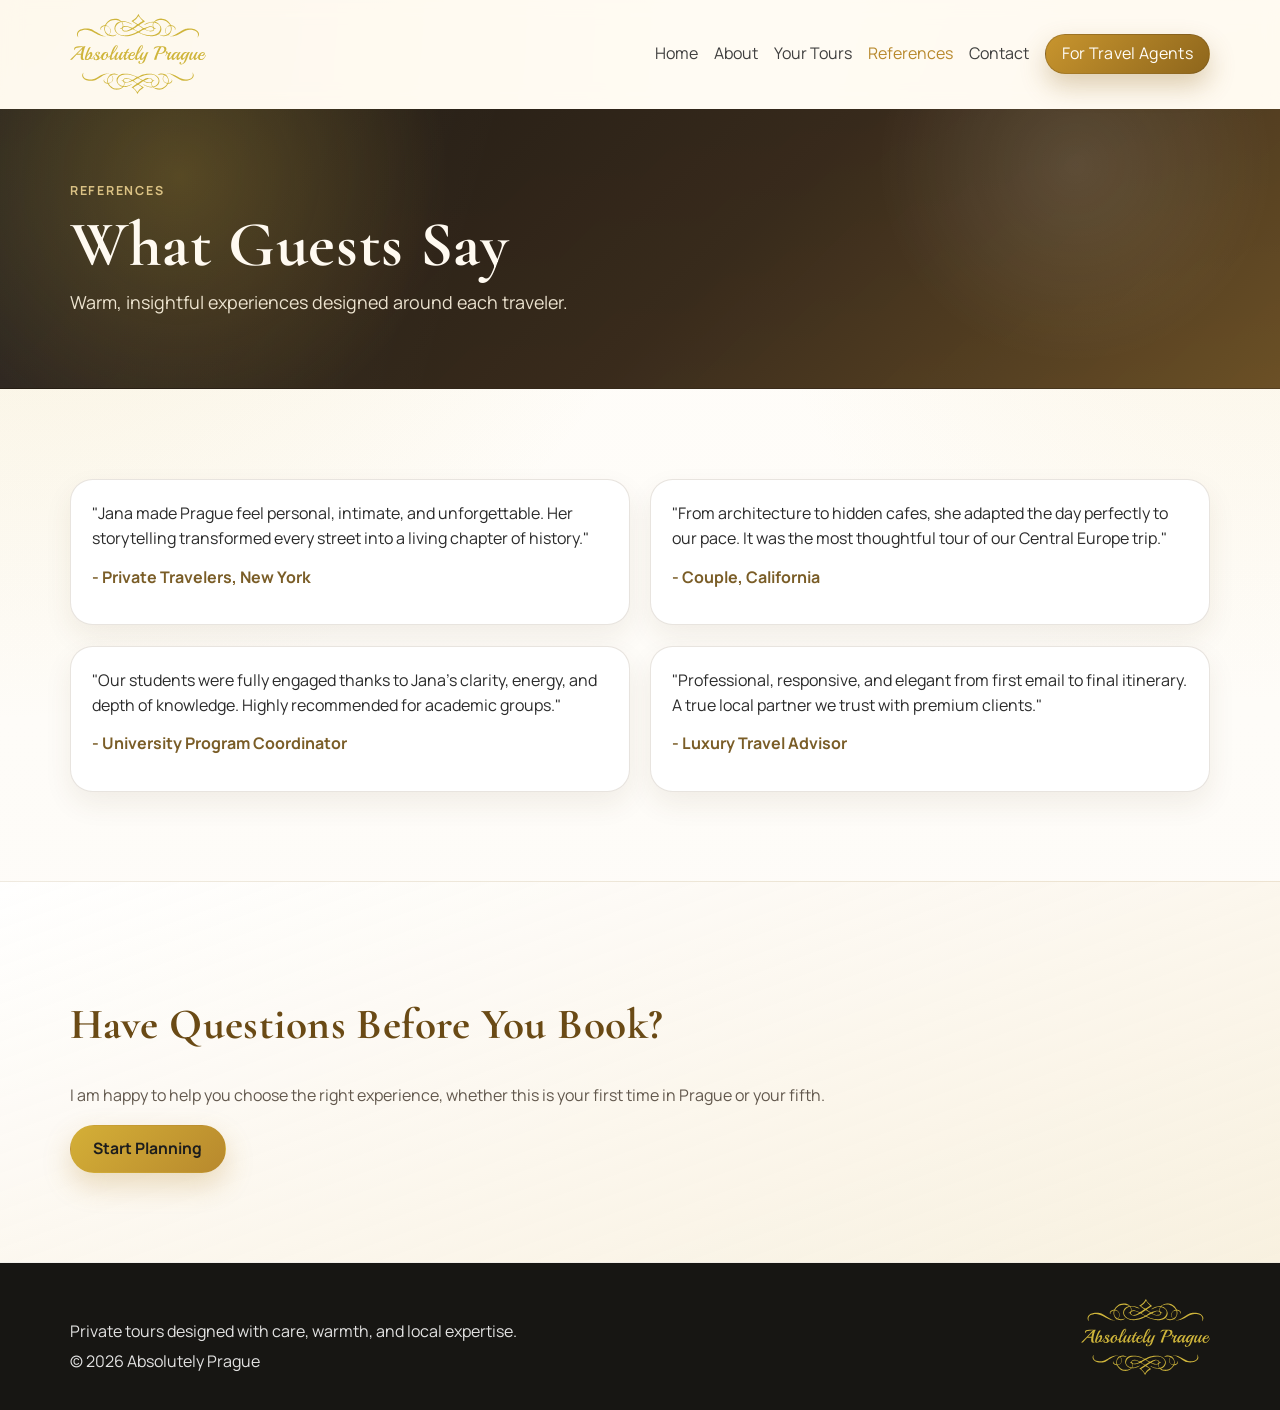
<file: references.html>
<!doctype html>
<html lang="en">
  <head>
    <meta charset="UTF-8" />
    <meta name="viewport" content="width=device-width, initial-scale=1.0" />
    <title>References | Absolutely Prague</title>
    <meta
      name="description"
      content="Client references and testimonials for Absolutely Prague private tours."
    />
    <link rel="preconnect" href="https://fonts.googleapis.com" />
    <link rel="preconnect" href="https://fonts.gstatic.com" crossorigin />
    <link
      href="https://fonts.googleapis.com/css2?family=Cormorant+Garamond:wght@500;600;700&family=Manrope:wght@400;500;600;700&display=swap"
      rel="stylesheet"
    />
    <link rel="stylesheet" href="css/style.css" />
  </head>
  <body>
    <a class="skip-link" href="#main-content">Skip to content</a>

    <header class="site-header" id="site-header">
      <div class="container nav-wrap">
        <a class="brand" href="index.html" aria-label="Absolutely Prague home">
          <img class="brand-logo" src="img/ap-logo-curves.svg" alt="" width="2006" height="1179" />
        </a>
        <button class="nav-toggle" type="button" aria-expanded="false" aria-controls="main-nav">Menu</button>
        <nav id="main-nav" class="main-nav" aria-label="Main navigation">
          <a href="index.html">Home</a>
          <a href="about.html">About</a>
          <div class="dropdown">
            <button class="dropdown-toggle" type="button" aria-expanded="false">Your Tours</button>
            <div class="dropdown-menu" role="menu">
              <a href="tours-prague.html" role="menuitem">In Prague</a>
              <a href="tours-beyond-prague.html" role="menuitem">Beyond Prague</a>
            </div>
          </div>
          <a href="references.html" class="active">References</a>
          <a href="contact.html">Contact</a>
          <a href="travel-agents.html" class="btn btn-nav">For Travel Agents</a>
        </nav>
      </div>
    </header>

    <main id="main-content">
      <section class="page-hero page-hero-references reveal">
        <div class="container">
          <p class="eyebrow">References</p>
          <h1>What Guests Say</h1>
          <p class="lead">Warm, insightful experiences designed around each traveler.</p>
        </div>
      </section>

      <section class="section reveal">
        <div class="container grid two-col">
          <article class="card quote-card">
            <p>
              "Jana made Prague feel personal, intimate, and unforgettable. Her storytelling transformed every
              street into a living chapter of history."
            </p>
            <p class="quote-author">- Private Travelers, New York</p>
          </article>
          <article class="card quote-card">
            <p>
              "From architecture to hidden cafes, she adapted the day perfectly to our pace. It was the most
              thoughtful tour of our Central Europe trip."
            </p>
            <p class="quote-author">- Couple, California</p>
          </article>
          <article class="card quote-card">
            <p>
              "Our students were fully engaged thanks to Jana's clarity, energy, and depth of knowledge. Highly
              recommended for academic groups."
            </p>
            <p class="quote-author">- University Program Coordinator</p>
          </article>
          <article class="card quote-card">
            <p>
              "Professional, responsive, and elegant from first email to final itinerary. A true local partner we
              trust with premium clients."
            </p>
            <p class="quote-author">- Luxury Travel Advisor</p>
          </article>
        </div>
      </section>

      <section class="section panel reveal">
        <div class="container prose">
          <h2>Have Questions Before You Book?</h2>
          <p>
            I am happy to help you choose the right experience, whether this is your first time in Prague or your
            fifth.
          </p>
          <a class="btn btn-primary" href="contact.html">Start Planning</a>
        </div>
      </section>
    </main>

    <footer class="site-footer">
      <div class="container footer-wrap">
        <div class="footer-copy">
          <p>Private tours designed with care, warmth, and local expertise.</p>
          <p>© 2026 Absolutely Prague</p>
        </div>
        <a class="footer-brand" href="index.html" aria-label="Absolutely Prague home">
          <img class="footer-logo" src="img/ap-logo-curves.svg" alt="" width="2006" height="1179" />
        </a>
      </div>
    </footer>

    <script src="js/script.js"></script>
  </body>
</html>
</file>
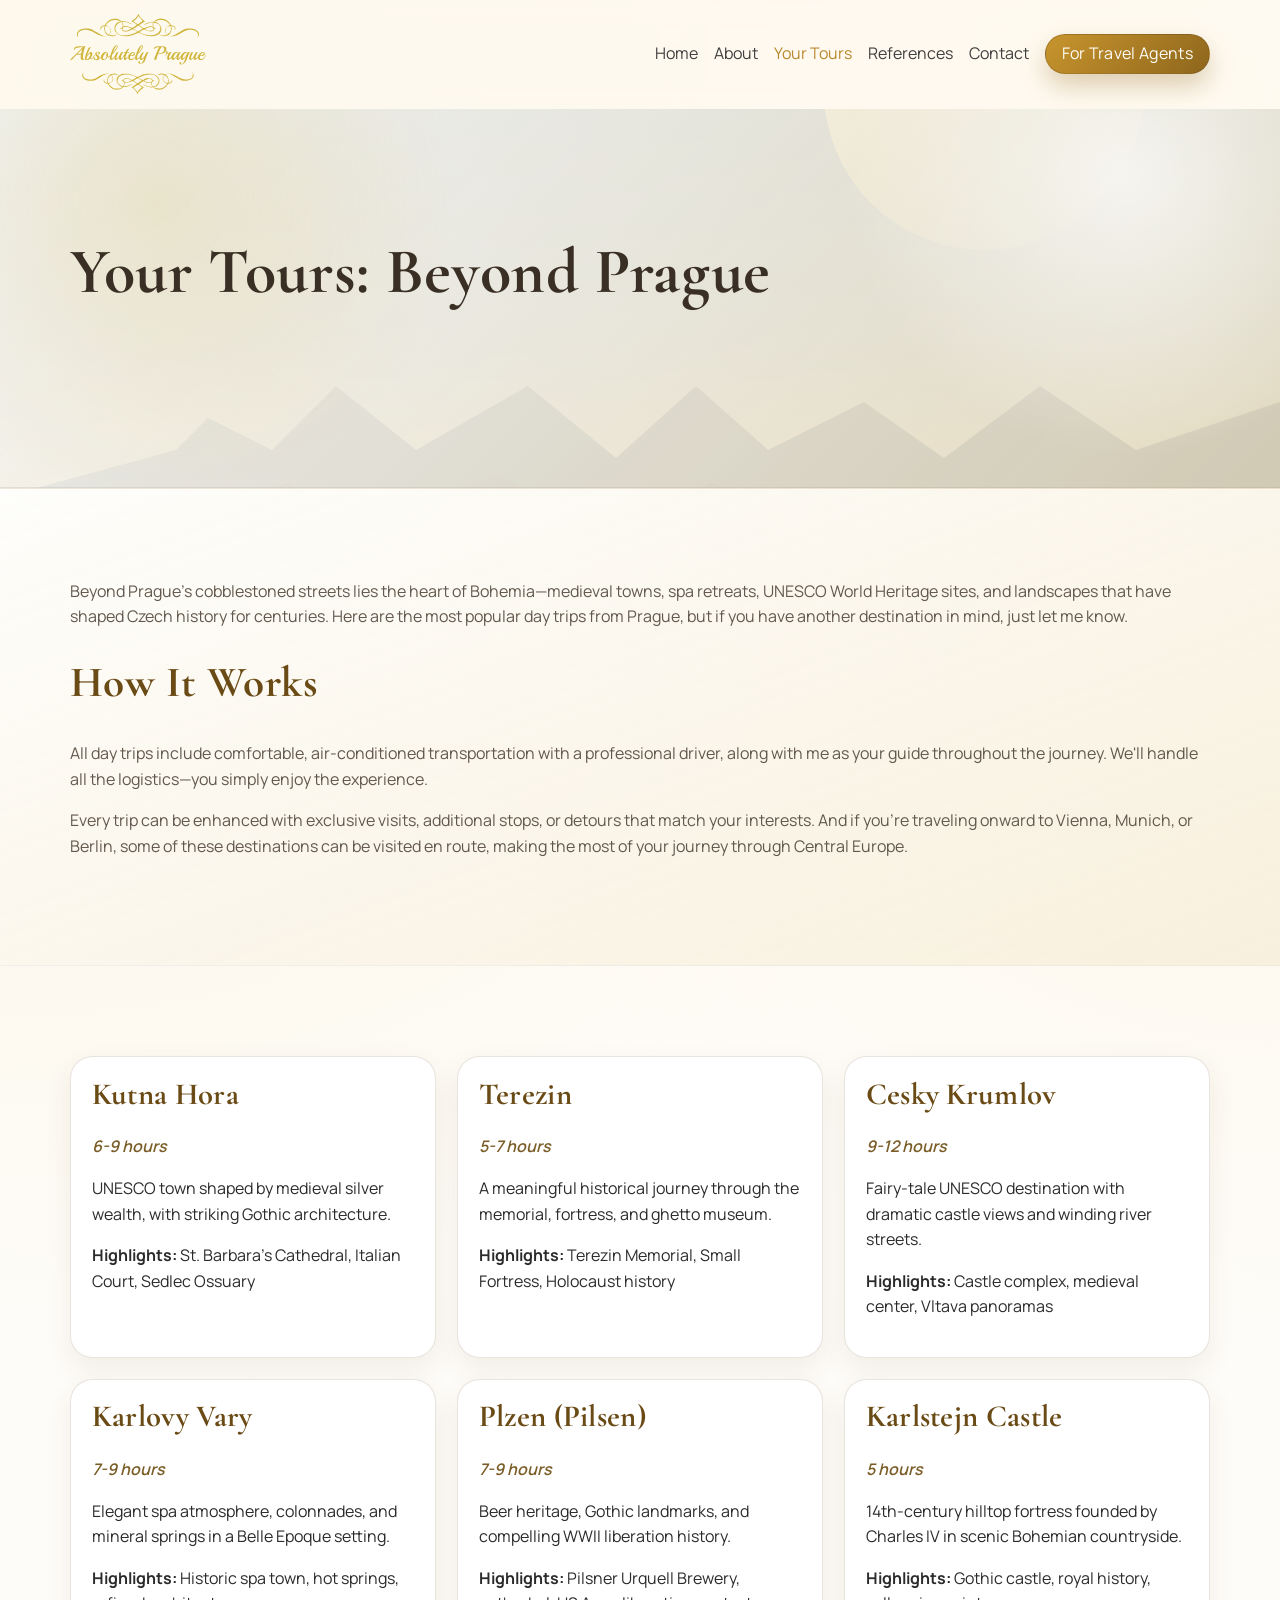
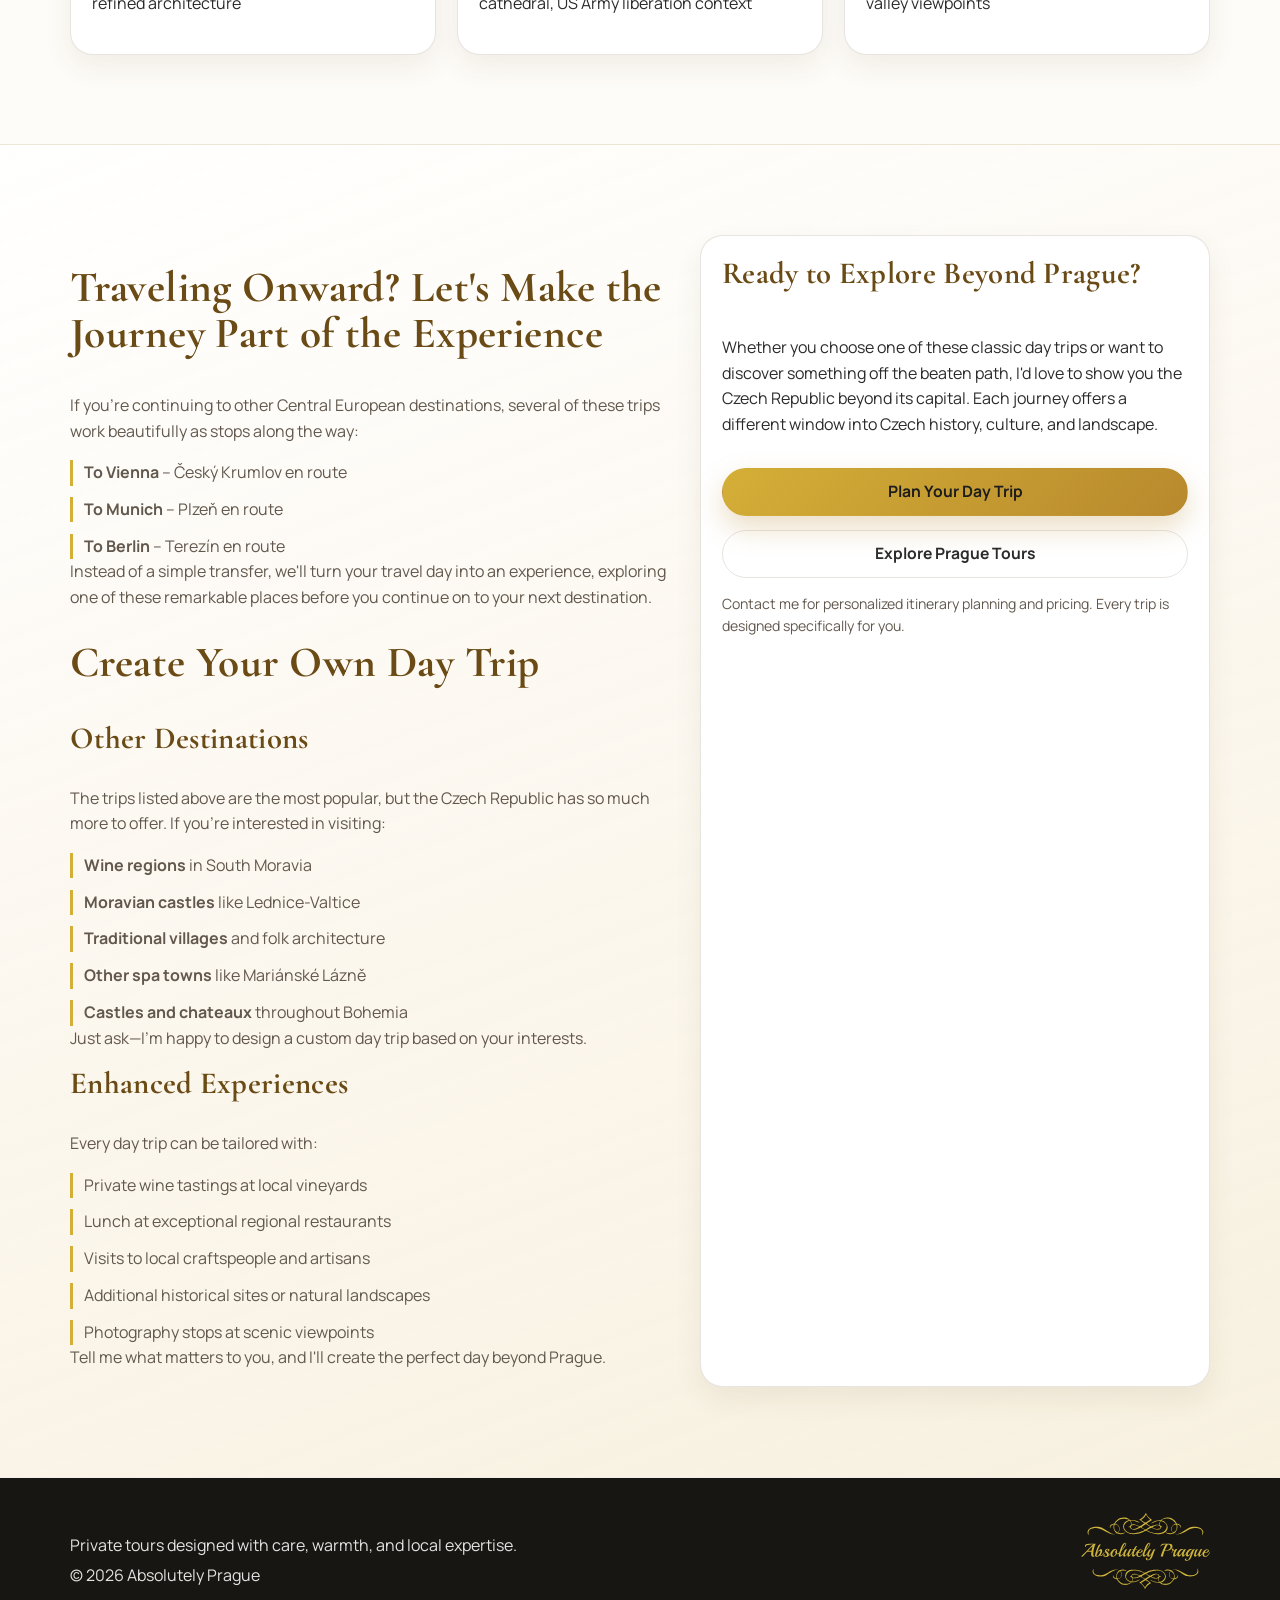
<file: tours-beyond-prague.html>
<!doctype html>
<html lang="en">
  <head>
    <meta charset="UTF-8" />
    <meta name="viewport" content="width=device-width, initial-scale=1.0" />
    <title>Day Trips from Prague | Your Tours: Beyond Prague | Absolutely Prague</title>
    <meta
      name="description"
      content="Private day trips from Prague to Kutn&aacute; Hora, &#268;esk&yacute; Krumlov, Karl&scaron;tejn Castle, and more. Explore Czech UNESCO sites with a local expert guide."
    />
    <link rel="preconnect" href="https://fonts.googleapis.com" />
    <link rel="preconnect" href="https://fonts.gstatic.com" crossorigin />
    <link
      href="https://fonts.googleapis.com/css2?family=Cormorant+Garamond:wght@500;600;700&family=Manrope:wght@400;500;600;700&display=swap"
      rel="stylesheet"
    />
    <link rel="stylesheet" href="css/style.css" />
  </head>
  <body>
    <a class="skip-link" href="#main-content">Skip to content</a>

    <header class="site-header" id="site-header">
      <div class="container nav-wrap">
        <a class="brand" href="index.html" aria-label="Absolutely Prague home">
          <img class="brand-logo" src="img/ap-logo-curves.svg" alt="" width="2006" height="1179" />
        </a>
        <button class="nav-toggle" type="button" aria-expanded="false" aria-controls="main-nav">Menu</button>
        <nav id="main-nav" class="main-nav" aria-label="Main navigation">
          <a href="index.html">Home</a>
          <a href="about.html">About</a>
          <div class="dropdown">
            <button class="dropdown-toggle active" type="button" aria-expanded="false">Your Tours</button>
            <div class="dropdown-menu" role="menu">
              <a href="tours-prague.html" role="menuitem">In Prague</a>
              <a href="tours-beyond-prague.html" role="menuitem" class="active">Beyond Prague</a>
            </div>
          </div>
          <a href="references.html">References</a>
          <a href="contact.html">Contact</a>
          <a href="travel-agents.html" class="btn btn-nav">For Travel Agents</a>
        </nav>
      </div>
    </header>

    <main id="main-content">
      <section class="page-hero page-hero-beyond reveal">
        <div class="container">
          <h1>Your Tours: Beyond Prague</h1>
        </div>
      </section>

      <section class="section panel reveal">
        <div class="container prose">
          <p>
            Beyond Prague's cobblestoned streets lies the heart of Bohemia&mdash;medieval towns, spa retreats,
            UNESCO World Heritage sites, and landscapes that have shaped Czech history for centuries. Here are
            the most popular day trips from Prague, but if you have another destination in mind, just let me
            know.
          </p>

          <h2>How It Works</h2>
          <p>
            All day trips include comfortable, air-conditioned transportation with a professional driver, along
            with me as your guide throughout the journey. We'll handle all the logistics&mdash;you simply enjoy the
            experience.
          </p>
          <p>
            Every trip can be enhanced with exclusive visits, additional stops, or detours that match your
            interests. And if you're traveling onward to Vienna, Munich, or Berlin, some of these destinations
            can be visited en route, making the most of your journey through Central Europe.
          </p>
        </div>
      </section>

      <section class="section reveal">
        <div class="container">
          <div class="grid tours-grid">
            <article class="card tour-card">
              <h3>Kutna Hora</h3>
              <p class="duration">6-9 hours</p>
              <p>UNESCO town shaped by medieval silver wealth, with striking Gothic architecture.</p>
              <p><strong>Highlights:</strong> St. Barbara's Cathedral, Italian Court, Sedlec Ossuary</p>
            </article>

            <article class="card tour-card">
              <h3>Terezin</h3>
              <p class="duration">5-7 hours</p>
              <p>A meaningful historical journey through the memorial, fortress, and ghetto museum.</p>
              <p><strong>Highlights:</strong> Terezin Memorial, Small Fortress, Holocaust history</p>
            </article>

            <article class="card tour-card">
              <h3>Cesky Krumlov</h3>
              <p class="duration">9-12 hours</p>
              <p>Fairy-tale UNESCO destination with dramatic castle views and winding river streets.</p>
              <p><strong>Highlights:</strong> Castle complex, medieval center, Vltava panoramas</p>
            </article>

            <article class="card tour-card">
              <h3>Karlovy Vary</h3>
              <p class="duration">7-9 hours</p>
              <p>Elegant spa atmosphere, colonnades, and mineral springs in a Belle Epoque setting.</p>
              <p><strong>Highlights:</strong> Historic spa town, hot springs, refined architecture</p>
            </article>

            <article class="card tour-card">
              <h3>Plzen (Pilsen)</h3>
              <p class="duration">7-9 hours</p>
              <p>Beer heritage, Gothic landmarks, and compelling WWII liberation history.</p>
              <p><strong>Highlights:</strong> Pilsner Urquell Brewery, cathedral, US Army liberation context</p>
            </article>

            <article class="card tour-card">
              <h3>Karlstejn Castle</h3>
              <p class="duration">5 hours</p>
              <p>14th-century hilltop fortress founded by Charles IV in scenic Bohemian countryside.</p>
              <p><strong>Highlights:</strong> Gothic castle, royal history, valley viewpoints</p>
            </article>
          </div>
        </div>
      </section>

      <section class="section panel reveal">
        <div class="container split">
          <article class="prose">
            <h2>Traveling Onward? Let's Make the Journey Part of the Experience</h2>
            <p>If you're continuing to other Central European destinations, several of these trips work beautifully as stops along the way:</p>
            <ul class="checklist">
              <li><strong>To Vienna</strong> &ndash; &#268;esk&yacute; Krumlov en route</li>
              <li><strong>To Munich</strong> &ndash; Plze&#328; en route</li>
              <li><strong>To Berlin</strong> &ndash; Terez&iacute;n en route</li>
            </ul>
            <p>
              Instead of a simple transfer, we'll turn your travel day into an experience, exploring one of these
              remarkable places before you continue on to your next destination.
            </p>

            <h2>Create Your Own Day Trip</h2>
            <h3>Other Destinations</h3>
            <p>
              The trips listed above are the most popular, but the Czech Republic has so much more to offer. If
              you're interested in visiting:
            </p>
            <ul class="checklist">
              <li><strong>Wine regions</strong> in South Moravia</li>
              <li><strong>Moravian castles</strong> like Lednice-Valtice</li>
              <li><strong>Traditional villages</strong> and folk architecture</li>
              <li><strong>Other spa towns</strong> like Mari&aacute;nsk&eacute; L&aacute;zn&#283;</li>
              <li><strong>Castles and chateaux</strong> throughout Bohemia</li>
            </ul>
            <p>Just ask&mdash;I'm happy to design a custom day trip based on your interests.</p>

            <h3>Enhanced Experiences</h3>
            <p>Every day trip can be tailored with:</p>
            <ul class="checklist">
              <li>Private wine tastings at local vineyards</li>
              <li>Lunch at exceptional regional restaurants</li>
              <li>Visits to local craftspeople and artisans</li>
              <li>Additional historical sites or natural landscapes</li>
              <li>Photography stops at scenic viewpoints</li>
            </ul>
            <p>Tell me what matters to you, and I'll create the perfect day beyond Prague.</p>
          </article>
          <aside class="card callout-card">
            <h3>Ready to Explore Beyond Prague?</h3>
            <p>
              Whether you choose one of these classic day trips or want to discover something off the beaten
              path, I'd love to show you the Czech Republic beyond its capital. Each journey offers a different
              window into Czech history, culture, and landscape.
            </p>
            <a class="btn btn-primary" href="contact.html">Plan Your Day Trip</a>
            <a class="btn btn-outline-dark" href="tours-prague.html">Explore Prague Tours</a>
            <p class="fine-print">
              Contact me for personalized itinerary planning and pricing. Every trip is designed specifically for
              you.
            </p>
          </aside>
        </div>
      </section>
    </main>

    <footer class="site-footer">
      <div class="container footer-wrap">
        <div class="footer-copy">
          <p>Private tours designed with care, warmth, and local expertise.</p>
          <p>© 2026 Absolutely Prague</p>
        </div>
        <a class="footer-brand" href="index.html" aria-label="Absolutely Prague home">
          <img class="footer-logo" src="img/ap-logo-curves.svg" alt="" width="2006" height="1179" />
        </a>
      </div>
    </footer>

    <script src="js/script.js"></script>
  </body>
</html>
</file>
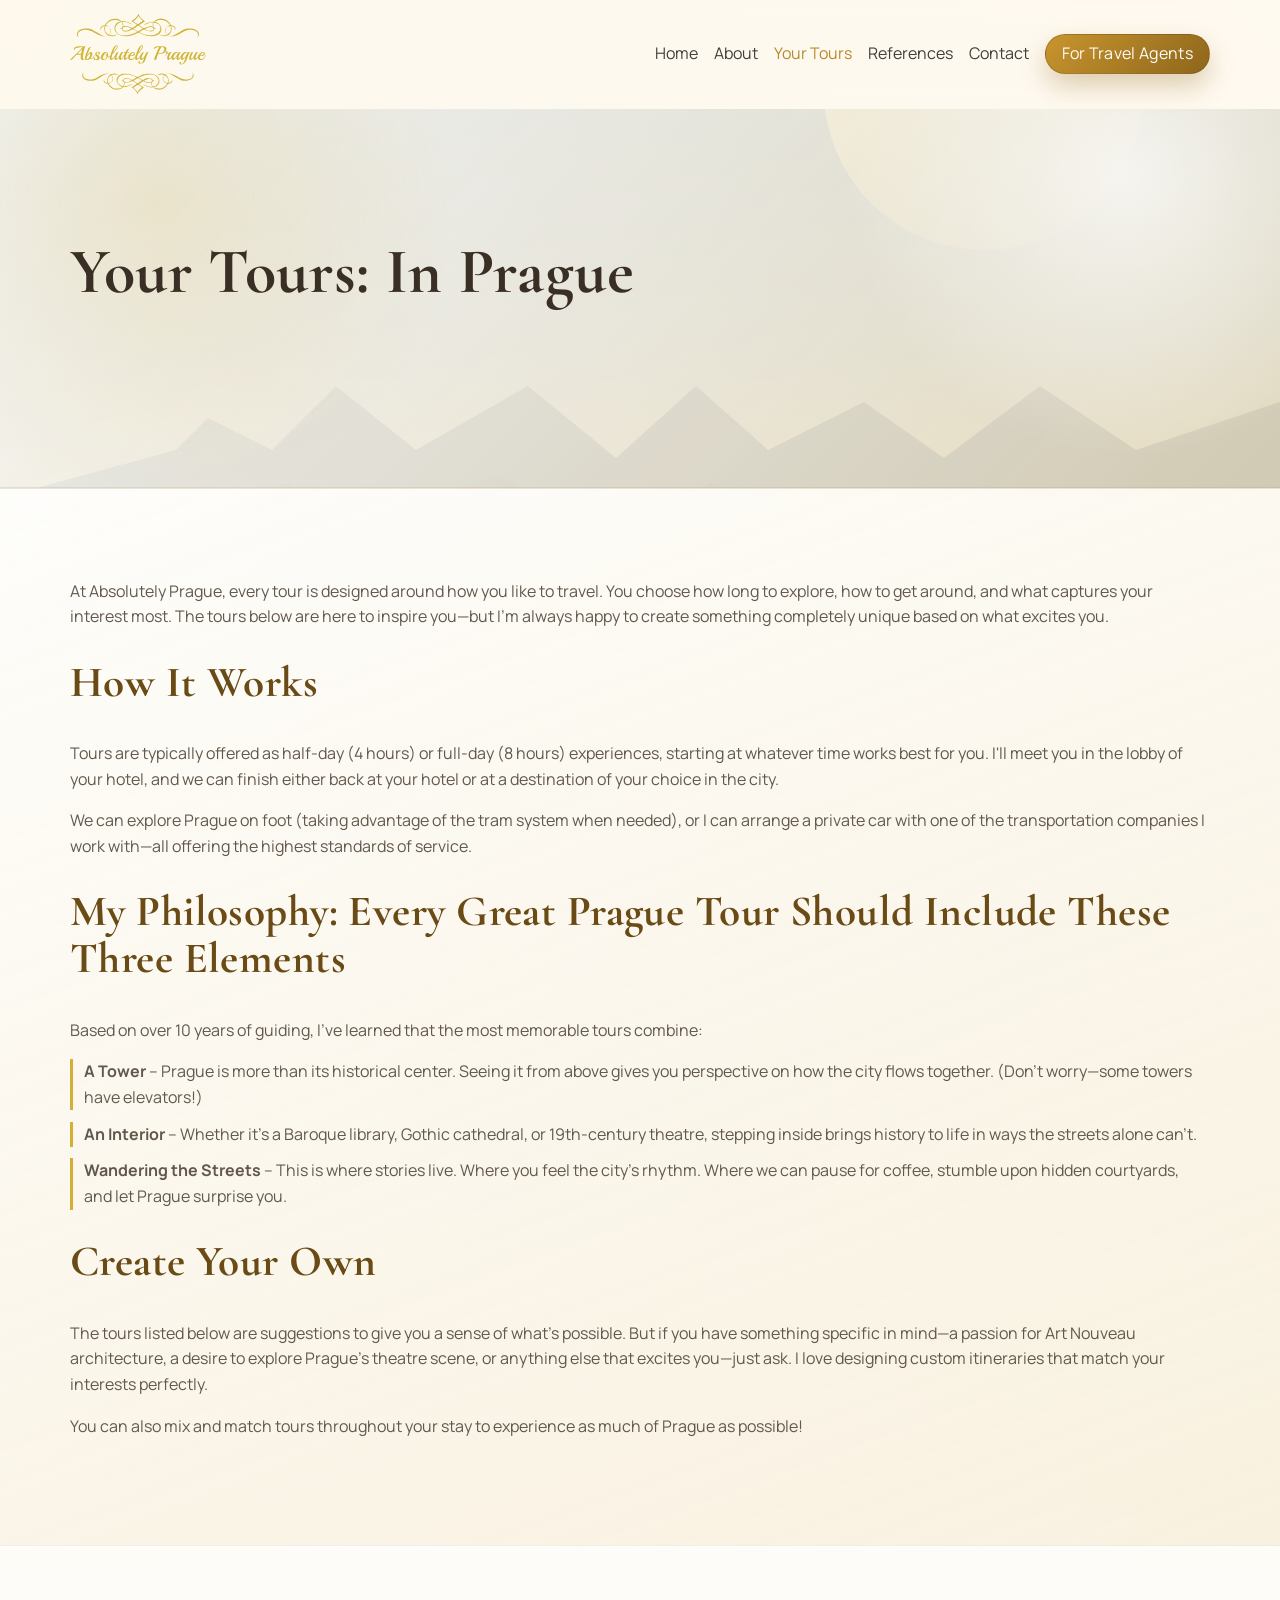
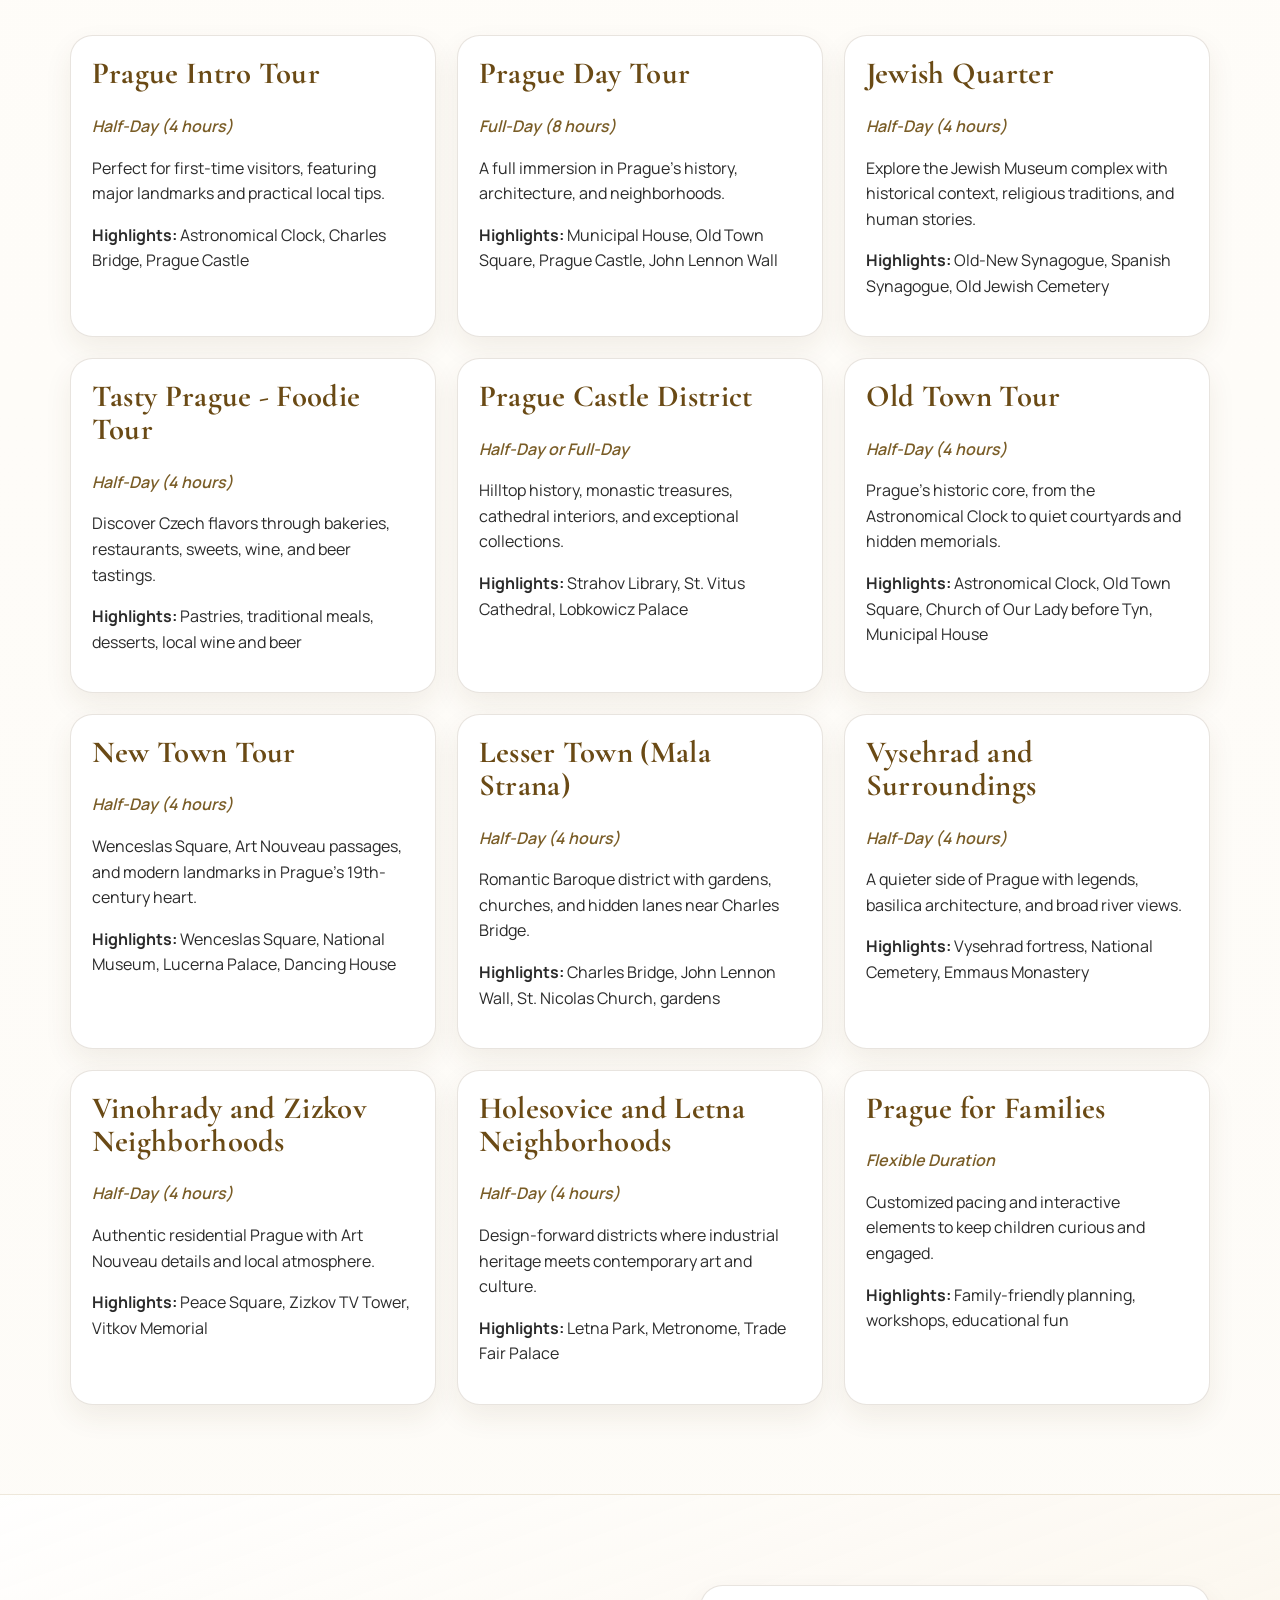
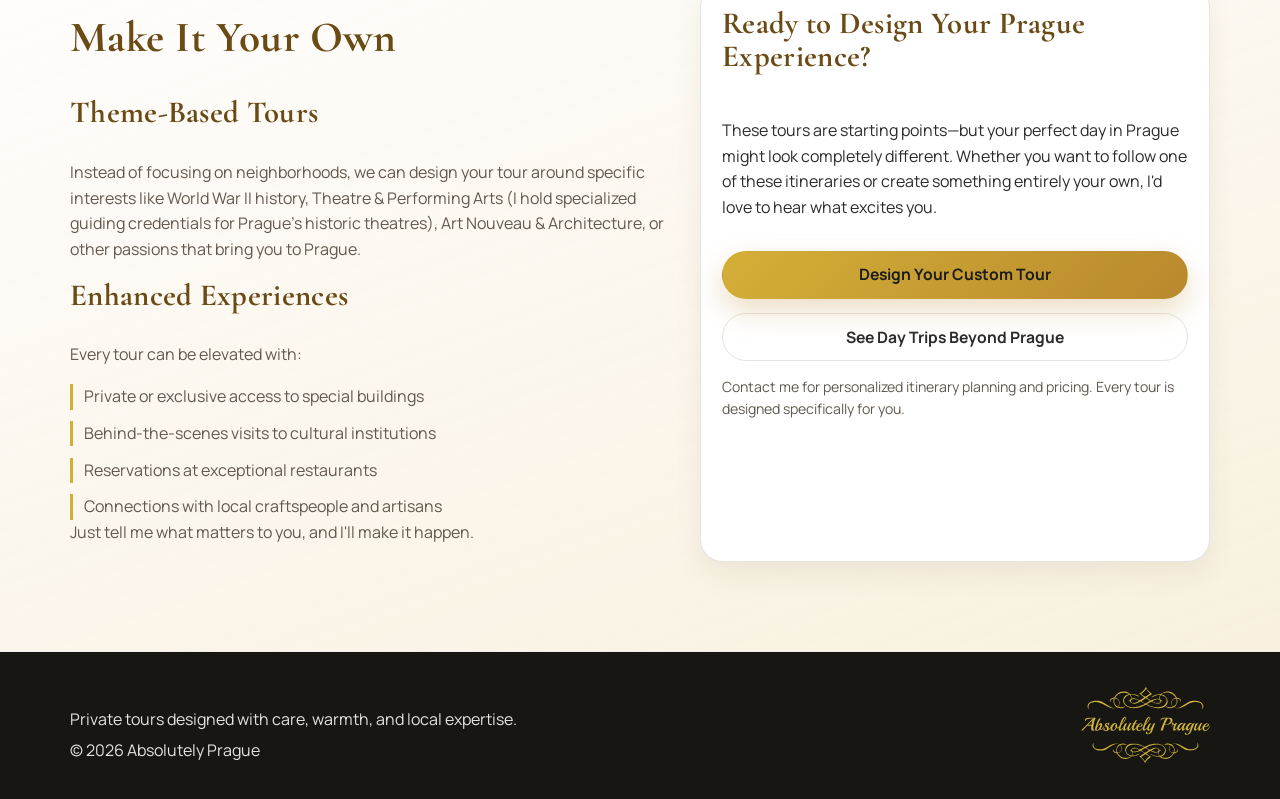
<file: tours-prague.html>
<!doctype html>
<html lang="en">
  <head>
    <meta charset="UTF-8" />
    <meta name="viewport" content="width=device-width, initial-scale=1.0" />
    <title>Private Prague Tours | Your Tours: In Prague | Absolutely Prague</title>
    <meta
      name="description"
      content="Personalized private tours of Prague designed around your interests. From castle districts to hidden neighborhoods, explore Prague with a third-generation local guide."
    />
    <link rel="preconnect" href="https://fonts.googleapis.com" />
    <link rel="preconnect" href="https://fonts.gstatic.com" crossorigin />
    <link
      href="https://fonts.googleapis.com/css2?family=Cormorant+Garamond:wght@500;600;700&family=Manrope:wght@400;500;600;700&display=swap"
      rel="stylesheet"
    />
    <link rel="stylesheet" href="css/style.css" />
  </head>
  <body>
    <a class="skip-link" href="#main-content">Skip to content</a>

    <header class="site-header" id="site-header">
      <div class="container nav-wrap">
        <a class="brand" href="index.html" aria-label="Absolutely Prague home">
          <img class="brand-logo" src="img/ap-logo-curves.svg" alt="" width="2006" height="1179" />
        </a>
        <button class="nav-toggle" type="button" aria-expanded="false" aria-controls="main-nav">Menu</button>
        <nav id="main-nav" class="main-nav" aria-label="Main navigation">
          <a href="index.html">Home</a>
          <a href="about.html">About</a>
          <div class="dropdown">
            <button class="dropdown-toggle active" type="button" aria-expanded="false">Your Tours</button>
            <div class="dropdown-menu" role="menu">
              <a href="tours-prague.html" role="menuitem" class="active">In Prague</a>
              <a href="tours-beyond-prague.html" role="menuitem">Beyond Prague</a>
            </div>
          </div>
          <a href="references.html">References</a>
          <a href="contact.html">Contact</a>
          <a href="travel-agents.html" class="btn btn-nav">For Travel Agents</a>
        </nav>
      </div>
    </header>

    <main id="main-content">
      <section class="page-hero page-hero-prague reveal">
        <div class="container">
          <h1>Your Tours: In Prague</h1>
        </div>
      </section>

      <section class="section panel reveal">
        <div class="container prose">
          <p>
            At Absolutely Prague, every tour is designed around how you like to travel. You choose how long to
            explore, how to get around, and what captures your interest most. The tours below are here to inspire
            you&mdash;but I'm always happy to create something completely unique based on what excites you.
          </p>

          <h2>How It Works</h2>
          <p>
            Tours are typically offered as half-day (4 hours) or full-day (8 hours) experiences, starting at
            whatever time works best for you. I'll meet you in the lobby of your hotel, and we can finish either
            back at your hotel or at a destination of your choice in the city.
          </p>
          <p>
            We can explore Prague on foot (taking advantage of the tram system when needed), or I can arrange a
            private car with one of the transportation companies I work with&mdash;all offering the highest standards
            of service.
          </p>

          <h2>My Philosophy: Every Great Prague Tour Should Include These Three Elements</h2>
          <p>Based on over 10 years of guiding, I've learned that the most memorable tours combine:</p>
          <ul class="checklist">
            <li>
              <strong>A Tower</strong> &ndash; Prague is more than its historical center. Seeing it from above gives
              you perspective on how the city flows together. (Don't worry&mdash;some towers have elevators!)
            </li>
            <li>
              <strong>An Interior</strong> &ndash; Whether it's a Baroque library, Gothic cathedral, or 19th-century
              theatre, stepping inside brings history to life in ways the streets alone can't.
            </li>
            <li>
              <strong>Wandering the Streets</strong> &ndash; This is where stories live. Where you feel the city's
              rhythm. Where we can pause for coffee, stumble upon hidden courtyards, and let Prague surprise you.
            </li>
          </ul>

          <h2>Create Your Own</h2>
          <p>
            The tours listed below are suggestions to give you a sense of what's possible. But if you have
            something specific in mind&mdash;a passion for Art Nouveau architecture, a desire to explore Prague's
            theatre scene, or anything else that excites you&mdash;just ask. I love designing custom itineraries that
            match your interests perfectly.
          </p>
          <p>You can also mix and match tours throughout your stay to experience as much of Prague as possible!</p>
        </div>
      </section>

      <section class="section reveal">
        <div class="container">
          <div class="grid tours-grid">
            <article class="card tour-card">
              <h3>Prague Intro Tour</h3>
              <p class="duration">Half-Day (4 hours)</p>
              <p>Perfect for first-time visitors, featuring major landmarks and practical local tips.</p>
              <p><strong>Highlights:</strong> Astronomical Clock, Charles Bridge, Prague Castle</p>
            </article>

            <article class="card tour-card">
              <h3>Prague Day Tour</h3>
              <p class="duration">Full-Day (8 hours)</p>
              <p>A full immersion in Prague's history, architecture, and neighborhoods.</p>
              <p><strong>Highlights:</strong> Municipal House, Old Town Square, Prague Castle, John Lennon Wall</p>
            </article>

            <article class="card tour-card">
              <h3>Jewish Quarter</h3>
              <p class="duration">Half-Day (4 hours)</p>
              <p>Explore the Jewish Museum complex with historical context, religious traditions, and human stories.</p>
              <p><strong>Highlights:</strong> Old-New Synagogue, Spanish Synagogue, Old Jewish Cemetery</p>
            </article>

            <article class="card tour-card">
              <h3>Tasty Prague - Foodie Tour</h3>
              <p class="duration">Half-Day (4 hours)</p>
              <p>Discover Czech flavors through bakeries, restaurants, sweets, wine, and beer tastings.</p>
              <p><strong>Highlights:</strong> Pastries, traditional meals, desserts, local wine and beer</p>
            </article>

            <article class="card tour-card">
              <h3>Prague Castle District</h3>
              <p class="duration">Half-Day or Full-Day</p>
              <p>Hilltop history, monastic treasures, cathedral interiors, and exceptional collections.</p>
              <p><strong>Highlights:</strong> Strahov Library, St. Vitus Cathedral, Lobkowicz Palace</p>
            </article>

            <article class="card tour-card">
              <h3>Old Town Tour</h3>
              <p class="duration">Half-Day (4 hours)</p>
              <p>Prague's historic core, from the Astronomical Clock to quiet courtyards and hidden memorials.</p>
              <p><strong>Highlights:</strong> Astronomical Clock, Old Town Square, Church of Our Lady before Tyn, Municipal House</p>
            </article>

            <article class="card tour-card">
              <h3>New Town Tour</h3>
              <p class="duration">Half-Day (4 hours)</p>
              <p>Wenceslas Square, Art Nouveau passages, and modern landmarks in Prague's 19th-century heart.</p>
              <p><strong>Highlights:</strong> Wenceslas Square, National Museum, Lucerna Palace, Dancing House</p>
            </article>

            <article class="card tour-card">
              <h3>Lesser Town (Mala Strana)</h3>
              <p class="duration">Half-Day (4 hours)</p>
              <p>Romantic Baroque district with gardens, churches, and hidden lanes near Charles Bridge.</p>
              <p><strong>Highlights:</strong> Charles Bridge, John Lennon Wall, St. Nicolas Church, gardens</p>
            </article>

            <article class="card tour-card">
              <h3>Vysehrad and Surroundings</h3>
              <p class="duration">Half-Day (4 hours)</p>
              <p>A quieter side of Prague with legends, basilica architecture, and broad river views.</p>
              <p><strong>Highlights:</strong> Vysehrad fortress, National Cemetery, Emmaus Monastery</p>
            </article>

            <article class="card tour-card">
              <h3>Vinohrady and Zizkov Neighborhoods</h3>
              <p class="duration">Half-Day (4 hours)</p>
              <p>Authentic residential Prague with Art Nouveau details and local atmosphere.</p>
              <p><strong>Highlights:</strong> Peace Square, Zizkov TV Tower, Vitkov Memorial</p>
            </article>

            <article class="card tour-card">
              <h3>Holesovice and Letna Neighborhoods</h3>
              <p class="duration">Half-Day (4 hours)</p>
              <p>Design-forward districts where industrial heritage meets contemporary art and culture.</p>
              <p><strong>Highlights:</strong> Letna Park, Metronome, Trade Fair Palace</p>
            </article>

            <article class="card tour-card">
              <h3>Prague for Families</h3>
              <p class="duration">Flexible Duration</p>
              <p>Customized pacing and interactive elements to keep children curious and engaged.</p>
              <p><strong>Highlights:</strong> Family-friendly planning, workshops, educational fun</p>
            </article>
          </div>
        </div>
      </section>

      <section class="section panel reveal">
        <div class="container split">
          <article class="prose">
            <h2>Make It Your Own</h2>
            <h3>Theme-Based Tours</h3>
            <p>
              Instead of focusing on neighborhoods, we can design your tour around specific interests like World
              War II history, Theatre &amp; Performing Arts (I hold specialized guiding credentials for Prague's
              historic theatres), Art Nouveau &amp; Architecture, or other passions that bring you to Prague.
            </p>
            <h3>Enhanced Experiences</h3>
            <p>Every tour can be elevated with:</p>
            <ul class="checklist">
              <li>Private or exclusive access to special buildings</li>
              <li>Behind-the-scenes visits to cultural institutions</li>
              <li>Reservations at exceptional restaurants</li>
              <li>Connections with local craftspeople and artisans</li>
            </ul>
            <p>Just tell me what matters to you, and I'll make it happen.</p>
          </article>
          <aside class="card callout-card">
            <h3>Ready to Design Your Prague Experience?</h3>
            <p>
              These tours are starting points&mdash;but your perfect day in Prague might look completely different.
              Whether you want to follow one of these itineraries or create something entirely your own, I'd love
              to hear what excites you.
            </p>
            <a class="btn btn-primary" href="contact.html">Design Your Custom Tour</a>
            <a class="btn btn-outline-dark" href="tours-beyond-prague.html">See Day Trips Beyond Prague</a>
            <p class="fine-print">
              Contact me for personalized itinerary planning and pricing. Every tour is designed specifically for
              you.
            </p>
          </aside>
        </div>
      </section>
    </main>

    <footer class="site-footer">
      <div class="container footer-wrap">
        <div class="footer-copy">
          <p>Private tours designed with care, warmth, and local expertise.</p>
          <p>© 2026 Absolutely Prague</p>
        </div>
        <a class="footer-brand" href="index.html" aria-label="Absolutely Prague home">
          <img class="footer-logo" src="img/ap-logo-curves.svg" alt="" width="2006" height="1179" />
        </a>
      </div>
    </footer>

    <script src="js/script.js"></script>
  </body>
</html>
</file>
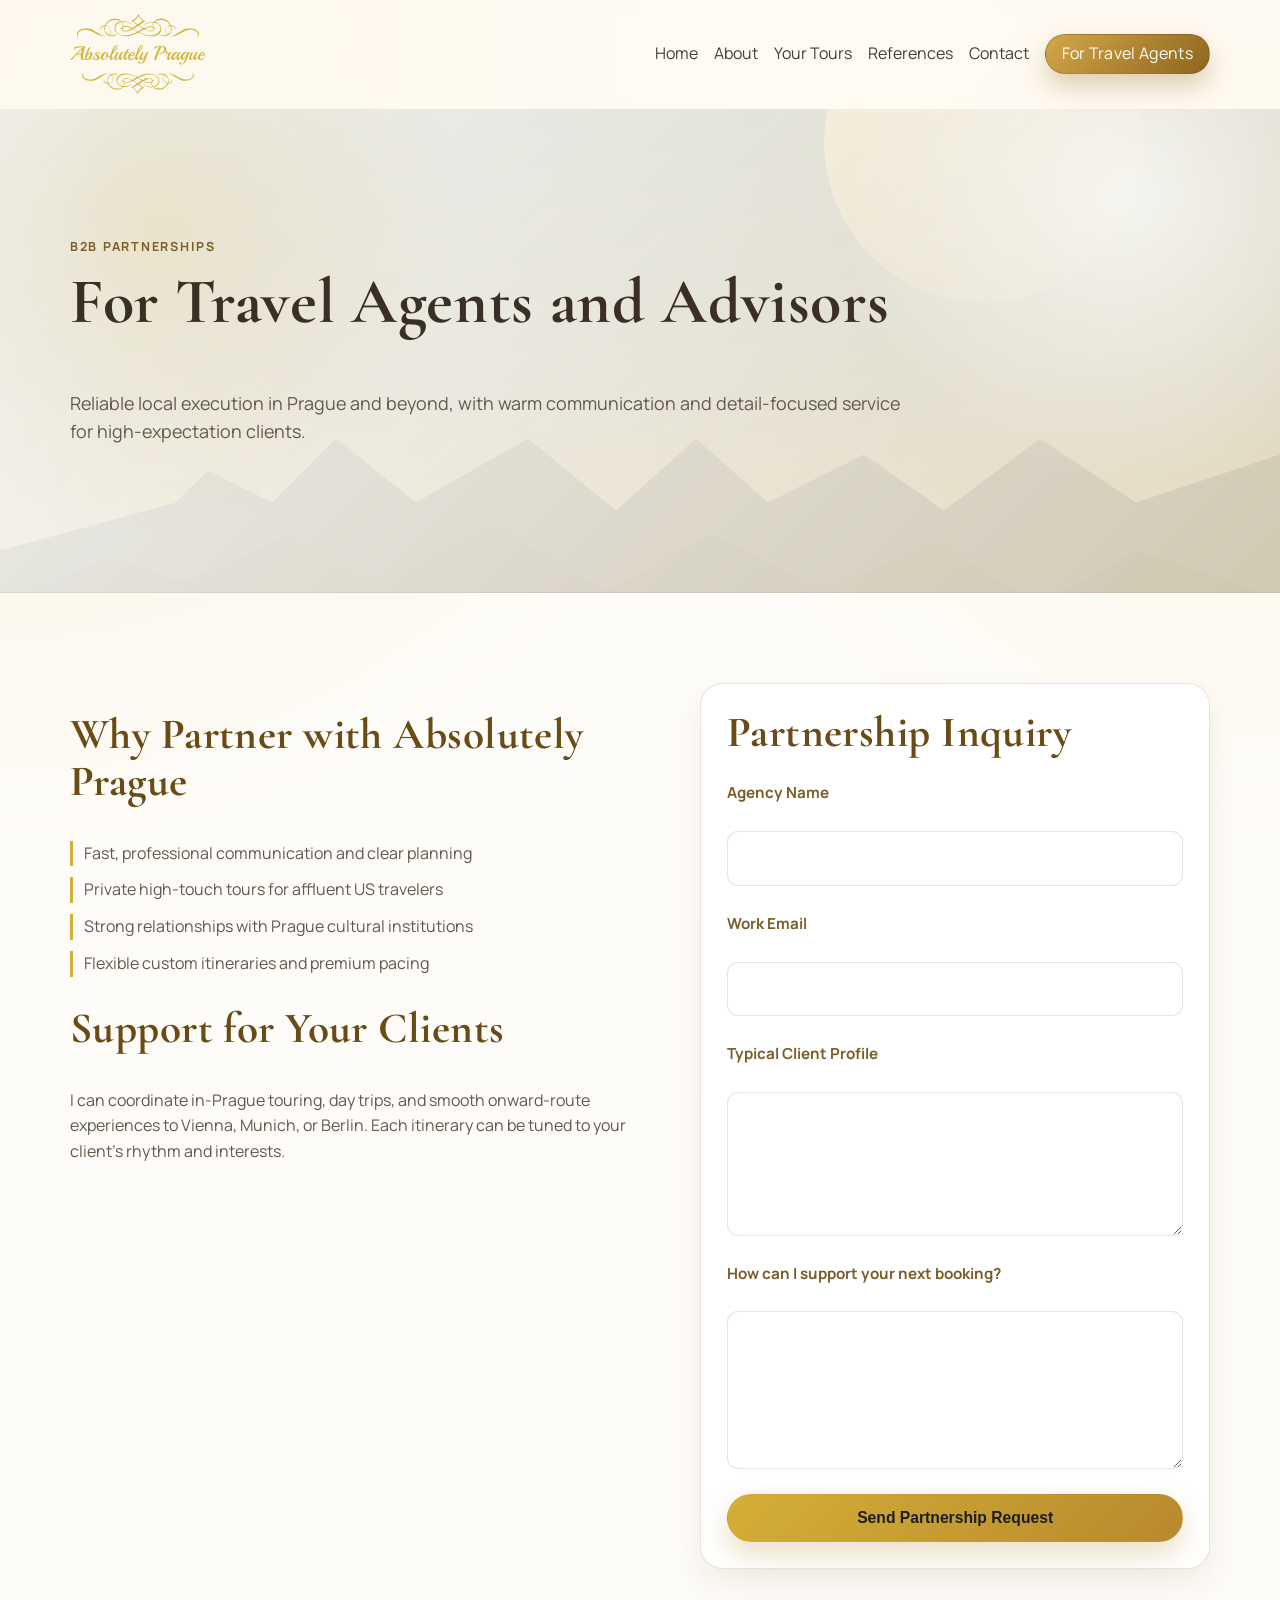
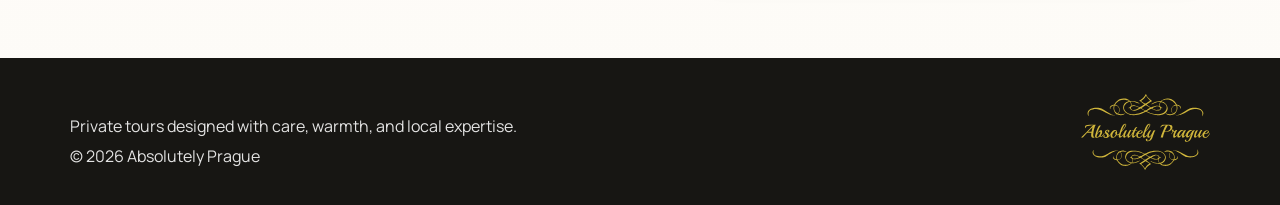
<file: travel-agents.html>
<!doctype html>
<html lang="en">
  <head>
    <meta charset="UTF-8" />
    <meta name="viewport" content="width=device-width, initial-scale=1.0" />
    <title>For Travel Agents | Absolutely Prague</title>
    <meta
      name="description"
      content="Partnership page for travel advisors and agencies working with Absolutely Prague."
    />
    <link rel="preconnect" href="https://fonts.googleapis.com" />
    <link rel="preconnect" href="https://fonts.gstatic.com" crossorigin />
    <link
      href="https://fonts.googleapis.com/css2?family=Cormorant+Garamond:wght@500;600;700&family=Manrope:wght@400;500;600;700&display=swap"
      rel="stylesheet"
    />
    <link rel="stylesheet" href="css/style.css" />
  </head>
  <body>
    <a class="skip-link" href="#main-content">Skip to content</a>

    <header class="site-header" id="site-header">
      <div class="container nav-wrap">
        <a class="brand" href="index.html" aria-label="Absolutely Prague home">
          <img class="brand-logo" src="img/ap-logo-curves.svg" alt="" width="2006" height="1179" />
        </a>
        <button class="nav-toggle" type="button" aria-expanded="false" aria-controls="main-nav">Menu</button>
        <nav id="main-nav" class="main-nav" aria-label="Main navigation">
          <a href="index.html">Home</a>
          <a href="about.html">About</a>
          <div class="dropdown">
            <button class="dropdown-toggle" type="button" aria-expanded="false">Your Tours</button>
            <div class="dropdown-menu" role="menu">
              <a href="tours-prague.html" role="menuitem">In Prague</a>
              <a href="tours-beyond-prague.html" role="menuitem">Beyond Prague</a>
            </div>
          </div>
          <a href="references.html">References</a>
          <a href="contact.html">Contact</a>
          <a href="travel-agents.html" class="btn btn-nav active">For Travel Agents</a>
        </nav>
      </div>
    </header>

    <main id="main-content">
      <section class="page-hero page-hero-agents reveal">
        <div class="container">
          <p class="eyebrow">B2B Partnerships</p>
          <h1>For Travel Agents and Advisors</h1>
          <p class="lead">
            Reliable local execution in Prague and beyond, with warm communication and detail-focused service for
            high-expectation clients.
          </p>
        </div>
      </section>

      <section class="section reveal">
        <div class="container split">
          <article class="prose">
            <h2>Why Partner with Absolutely Prague</h2>
            <ul class="checklist">
              <li>Fast, professional communication and clear planning</li>
              <li>Private high-touch tours for affluent US travelers</li>
              <li>Strong relationships with Prague cultural institutions</li>
              <li>Flexible custom itineraries and premium pacing</li>
            </ul>

            <h2>Support for Your Clients</h2>
            <p>
              I can coordinate in-Prague touring, day trips, and smooth onward-route experiences to Vienna,
              Munich, or Berlin. Each itinerary can be tuned to your client's rhythm and interests.
            </p>
          </article>

          <aside class="card contact-form">
            <h2>Partnership Inquiry</h2>
            <label for="agency-name">Agency Name</label>
            <input id="agency-name" name="agency-name" type="text" />

            <label for="agent-email">Work Email</label>
            <input id="agent-email" name="agent-email" type="email" />

            <label for="client-profile">Typical Client Profile</label>
            <textarea id="client-profile" name="client-profile" rows="4"></textarea>

            <label for="request">How can I support your next booking?</label>
            <textarea id="request" name="request" rows="5"></textarea>

            <button class="btn btn-primary" type="button">Send Partnership Request</button>
          </aside>
        </div>
      </section>
    </main>

    <footer class="site-footer">
      <div class="container footer-wrap">
        <div class="footer-copy">
          <p>Private tours designed with care, warmth, and local expertise.</p>
          <p>© 2026 Absolutely Prague</p>
        </div>
        <a class="footer-brand" href="index.html" aria-label="Absolutely Prague home">
          <img class="footer-logo" src="img/ap-logo-curves.svg" alt="" width="2006" height="1179" />
        </a>
      </div>
    </footer>

    <script src="js/script.js"></script>
  </body>
</html>
</file>
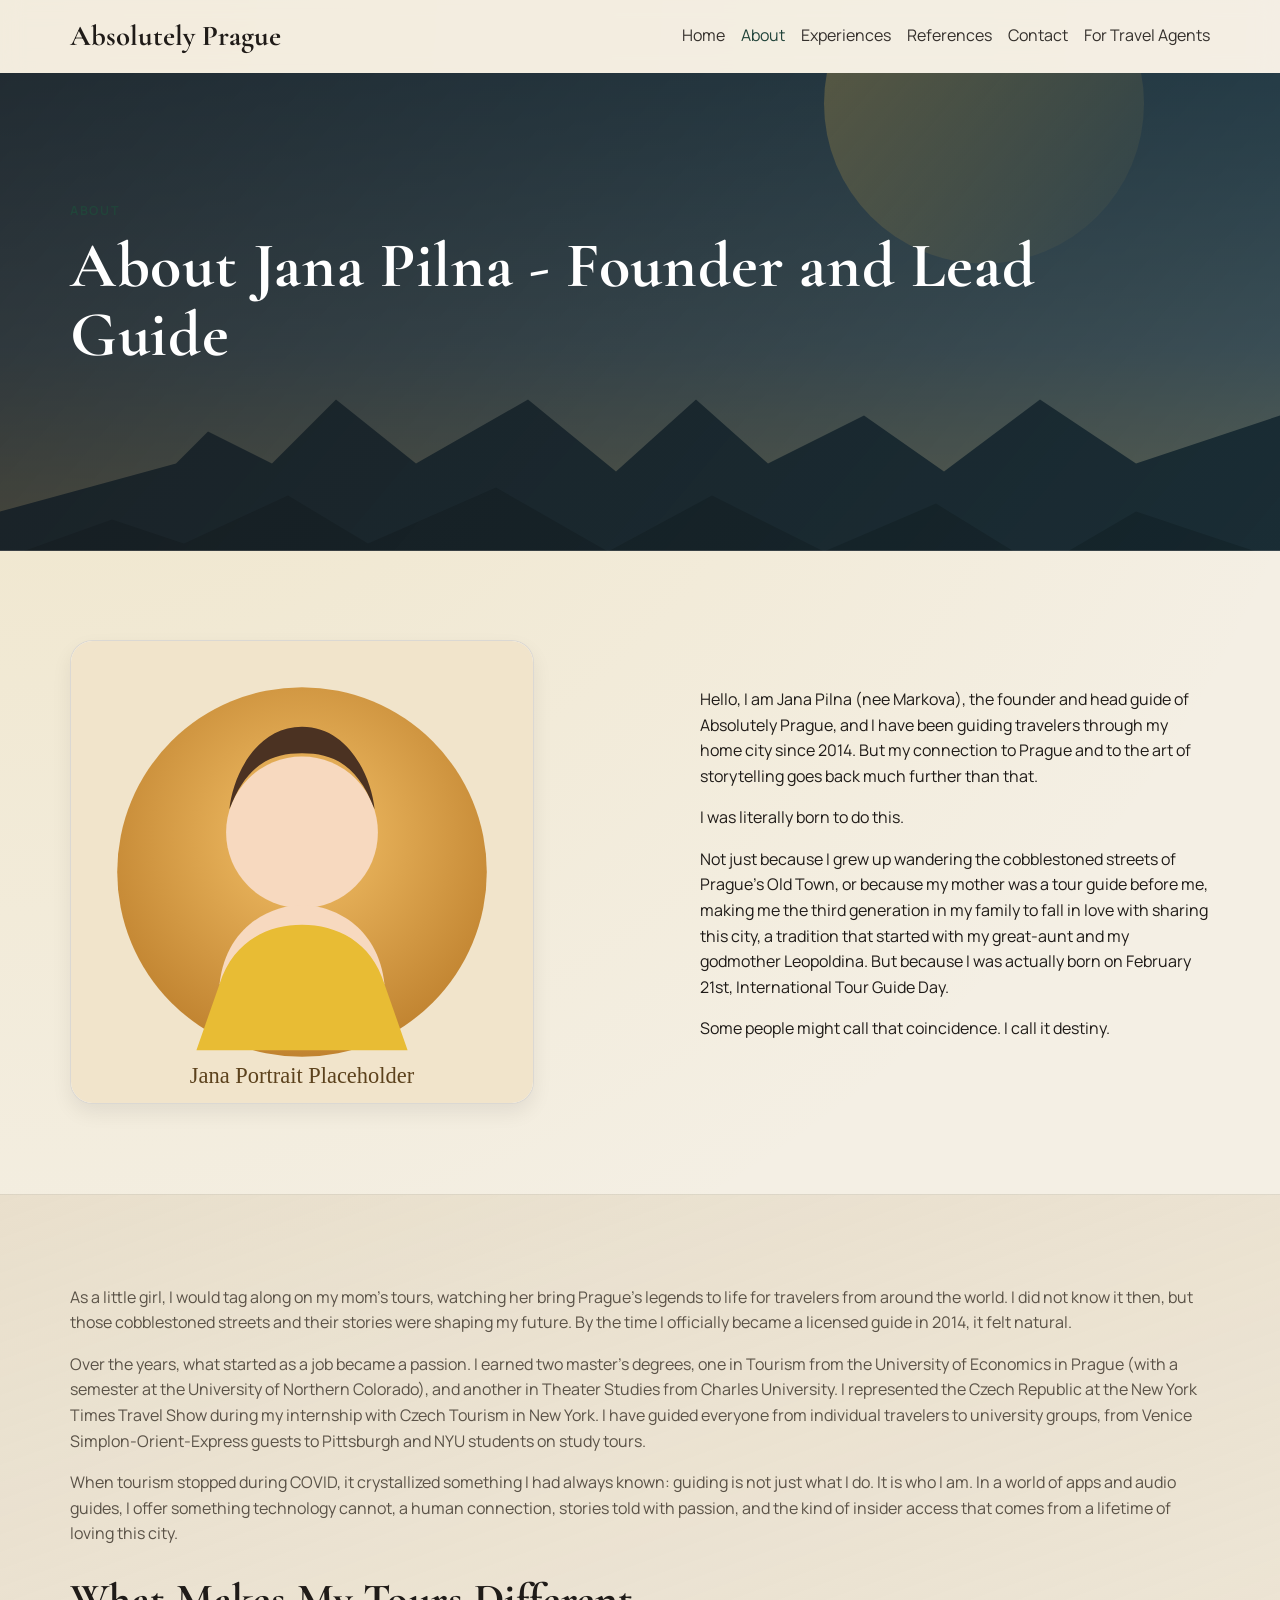
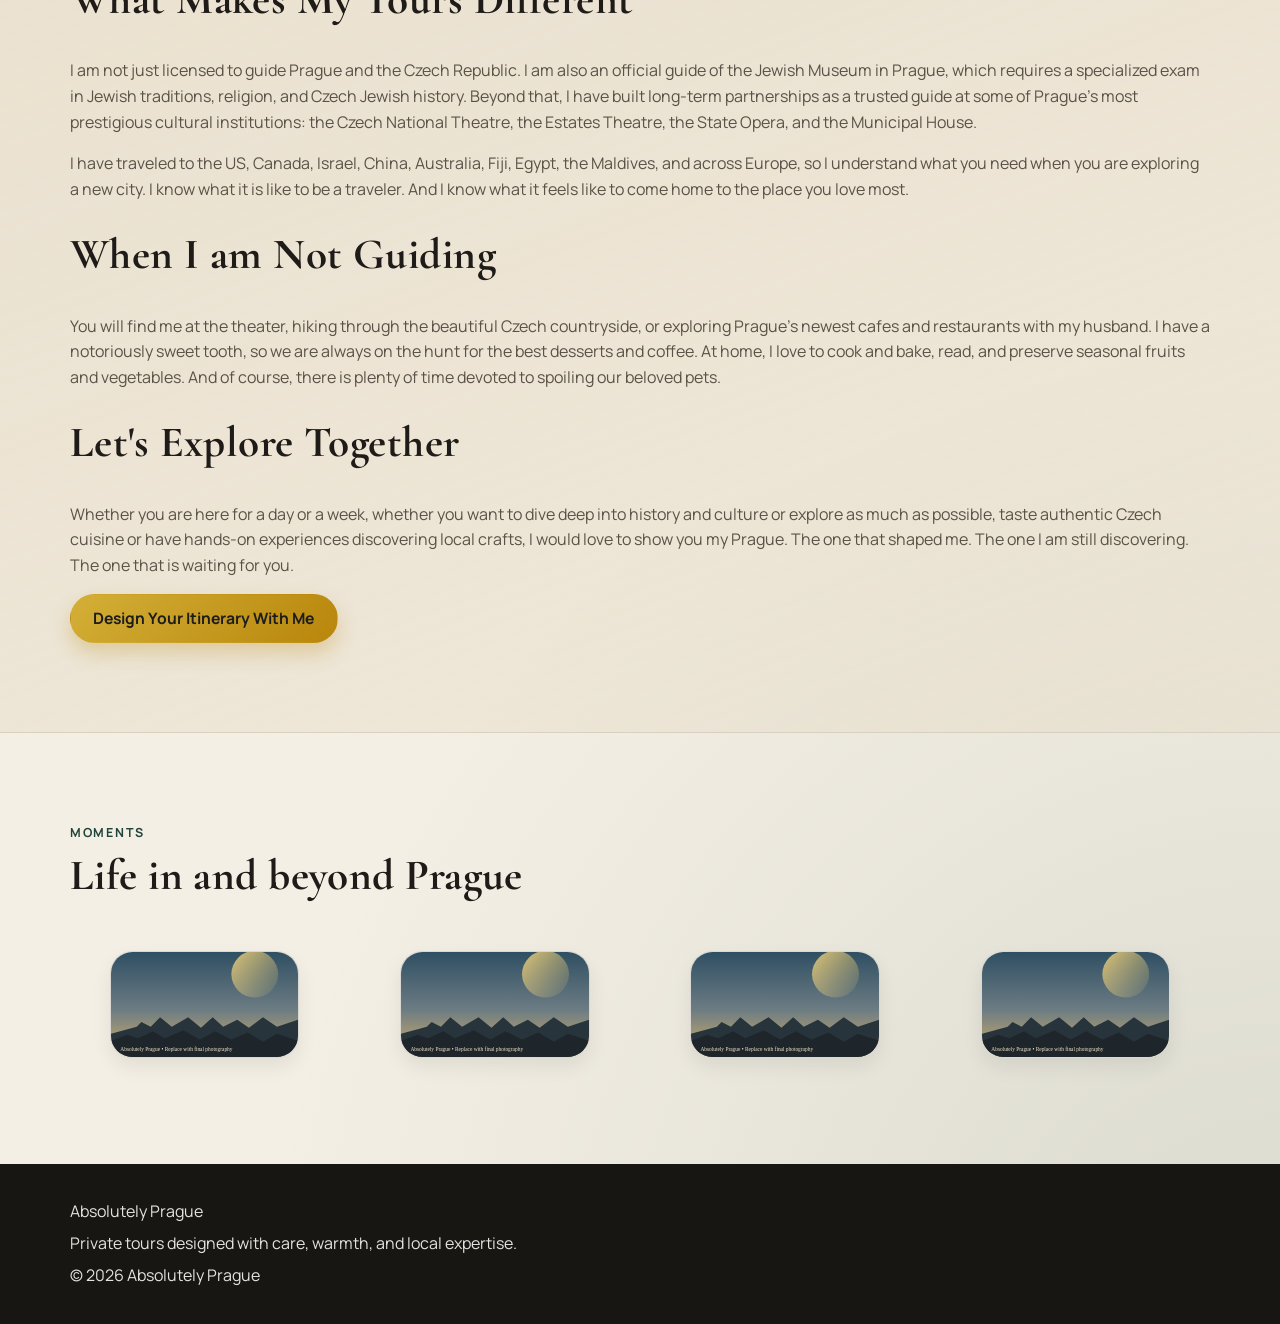
<file: absolutely-prague-web/about.html>
<!doctype html>
<html lang="en">
  <head>
    <meta charset="UTF-8" />
    <meta name="viewport" content="width=device-width, initial-scale=1.0" />
    <title>About Jana Pilna | Absolutely Prague</title>
    <meta
      name="description"
      content="Meet Jana Pilna, founder and lead guide of Absolutely Prague. Discover her story, credentials, and the philosophy behind her private Prague tours."
    />
    <link rel="preconnect" href="https://fonts.googleapis.com" />
    <link rel="preconnect" href="https://fonts.gstatic.com" crossorigin />
    <link
      href="https://fonts.googleapis.com/css2?family=Cormorant+Garamond:wght@500;600;700&family=Manrope:wght@400;500;600;700&display=swap"
      rel="stylesheet"
    />
    <link rel="stylesheet" href="css/style.css" />
  </head>
  <body>
    <a class="skip-link" href="#main-content">Skip to content</a>

    <header class="site-header" id="site-header">
      <div class="container nav-wrap">
        <a class="brand" href="index.html" aria-label="Absolutely Prague home">Absolutely Prague</a>
        <button class="nav-toggle" type="button" aria-expanded="false" aria-controls="main-nav">Menu</button>
        <nav id="main-nav" class="main-nav" aria-label="Main navigation">
          <a href="index.html">Home</a>
          <a href="about.html" class="active">About</a>
          <div class="dropdown">
            <button class="dropdown-toggle" type="button" aria-expanded="false">Experiences</button>
            <div class="dropdown-menu" role="menu">
              <a href="tours-prague.html" role="menuitem">Prague Tours</a>
              <a href="tours-beyond-prague.html" role="menuitem">Day Trips from Prague</a>
            </div>
          </div>
          <a href="references.html">References</a>
          <a href="contact.html">Contact</a>
          <a href="travel-agents.html" class="btn btn-nav">For Travel Agents</a>
        </nav>
      </div>
    </header>

    <main id="main-content">
      <section class="page-hero page-hero-about reveal">
        <div class="container">
          <p class="eyebrow">About</p>
          <h1>About Jana Pilna - Founder and Lead Guide</h1>
        </div>
      </section>

      <section class="section">
        <div class="container split intro-split reveal">
          <div class="card media-card portrait-card">
            <img src="img/jana-portrait-placeholder.svg" alt="Jana Pilna, founder of Absolutely Prague" />
          </div>
          <article>
            <p>
              Hello, I am Jana Pilna (nee Markova), the founder and head guide of Absolutely Prague, and I have
              been guiding travelers through my home city since 2014. But my connection to Prague and to the art
              of storytelling goes back much further than that.
            </p>
            <p>I was literally born to do this.</p>
            <p>
              Not just because I grew up wandering the cobblestoned streets of Prague's Old Town, or because my
              mother was a tour guide before me, making me the third generation in my family to fall in love with
              sharing this city, a tradition that started with my great-aunt and my godmother Leopoldina. But
              because I was actually born on February 21st, International Tour Guide Day.
            </p>
            <p>Some people might call that coincidence. I call it destiny.</p>
          </article>
        </div>
      </section>

      <section class="section panel reveal">
        <div class="container prose">
          <p>
            As a little girl, I would tag along on my mom's tours, watching her bring Prague's legends to life for
            travelers from around the world. I did not know it then, but those cobblestoned streets and their
            stories were shaping my future. By the time I officially became a licensed guide in 2014, it felt
            natural.
          </p>
          <p>
            Over the years, what started as a job became a passion. I earned two master's degrees, one in Tourism
            from the University of Economics in Prague (with a semester at the University of Northern Colorado),
            and another in Theater Studies from Charles University. I represented the Czech Republic at the New
            York Times Travel Show during my internship with Czech Tourism in New York. I have guided everyone
            from individual travelers to university groups, from Venice Simplon-Orient-Express guests to
            Pittsburgh and NYU students on study tours.
          </p>
          <p>
            When tourism stopped during COVID, it crystallized something I had always known: guiding is not just
            what I do. It is who I am. In a world of apps and audio guides, I offer something technology cannot,
            a human connection, stories told with passion, and the kind of insider access that comes from a
            lifetime of loving this city.
          </p>

          <h2>What Makes My Tours Different</h2>
          <p>
            I am not just licensed to guide Prague and the Czech Republic. I am also an official guide of the
            Jewish Museum in Prague, which requires a specialized exam in Jewish traditions, religion, and Czech
            Jewish history. Beyond that, I have built long-term partnerships as a trusted guide at some of
            Prague's most prestigious cultural institutions: the Czech National Theatre, the Estates Theatre, the
            State Opera, and the Municipal House.
          </p>
          <p>
            I have traveled to the US, Canada, Israel, China, Australia, Fiji, Egypt, the Maldives, and across
            Europe, so I understand what you need when you are exploring a new city. I know what it is like to be
            a traveler. And I know what it feels like to come home to the place you love most.
          </p>

          <h2>When I am Not Guiding</h2>
          <p>
            You will find me at the theater, hiking through the beautiful Czech countryside, or exploring Prague's
            newest cafes and restaurants with my husband. I have a notoriously sweet tooth, so we are always on
            the hunt for the best desserts and coffee. At home, I love to cook and bake, read, and preserve
            seasonal fruits and vegetables. And of course, there is plenty of time devoted to spoiling our
            beloved pets.
          </p>

          <h2>Let's Explore Together</h2>
          <p>
            Whether you are here for a day or a week, whether you want to dive deep into history and culture or
            explore as much as possible, taste authentic Czech cuisine or have hands-on experiences discovering
            local crafts, I would love to show you my Prague. The one that shaped me. The one I am still
            discovering. The one that is waiting for you.
          </p>
          <a class="btn btn-primary" href="contact.html">Design Your Itinerary With Me</a>
        </div>
      </section>

      <section class="section reveal">
        <div class="container">
          <p class="eyebrow">Moments</p>
          <h2>Life in and beyond Prague</h2>
          <div class="grid gallery-grid">
            <figure class="card media-card"><img src="img/prague-view-placeholder.svg" alt="Jana guiding in Prague" /></figure>
            <figure class="card media-card"><img src="img/prague-view-placeholder.svg" alt="Cultural moment in Prague" /></figure>
            <figure class="card media-card"><img src="img/prague-view-placeholder.svg" alt="Hiking and countryside" /></figure>
            <figure class="card media-card"><img src="img/prague-view-placeholder.svg" alt="Prague atmosphere scene" /></figure>
          </div>
        </div>
      </section>
    </main>

    <footer class="site-footer">
      <div class="container footer-wrap">
        <p>Absolutely Prague</p>
        <p>Private tours designed with care, warmth, and local expertise.</p>
        <p>© <span id="year"></span> Absolutely Prague</p>
      </div>
    </footer>

    <script src="js/script.js"></script>
  </body>
</html>
</file>
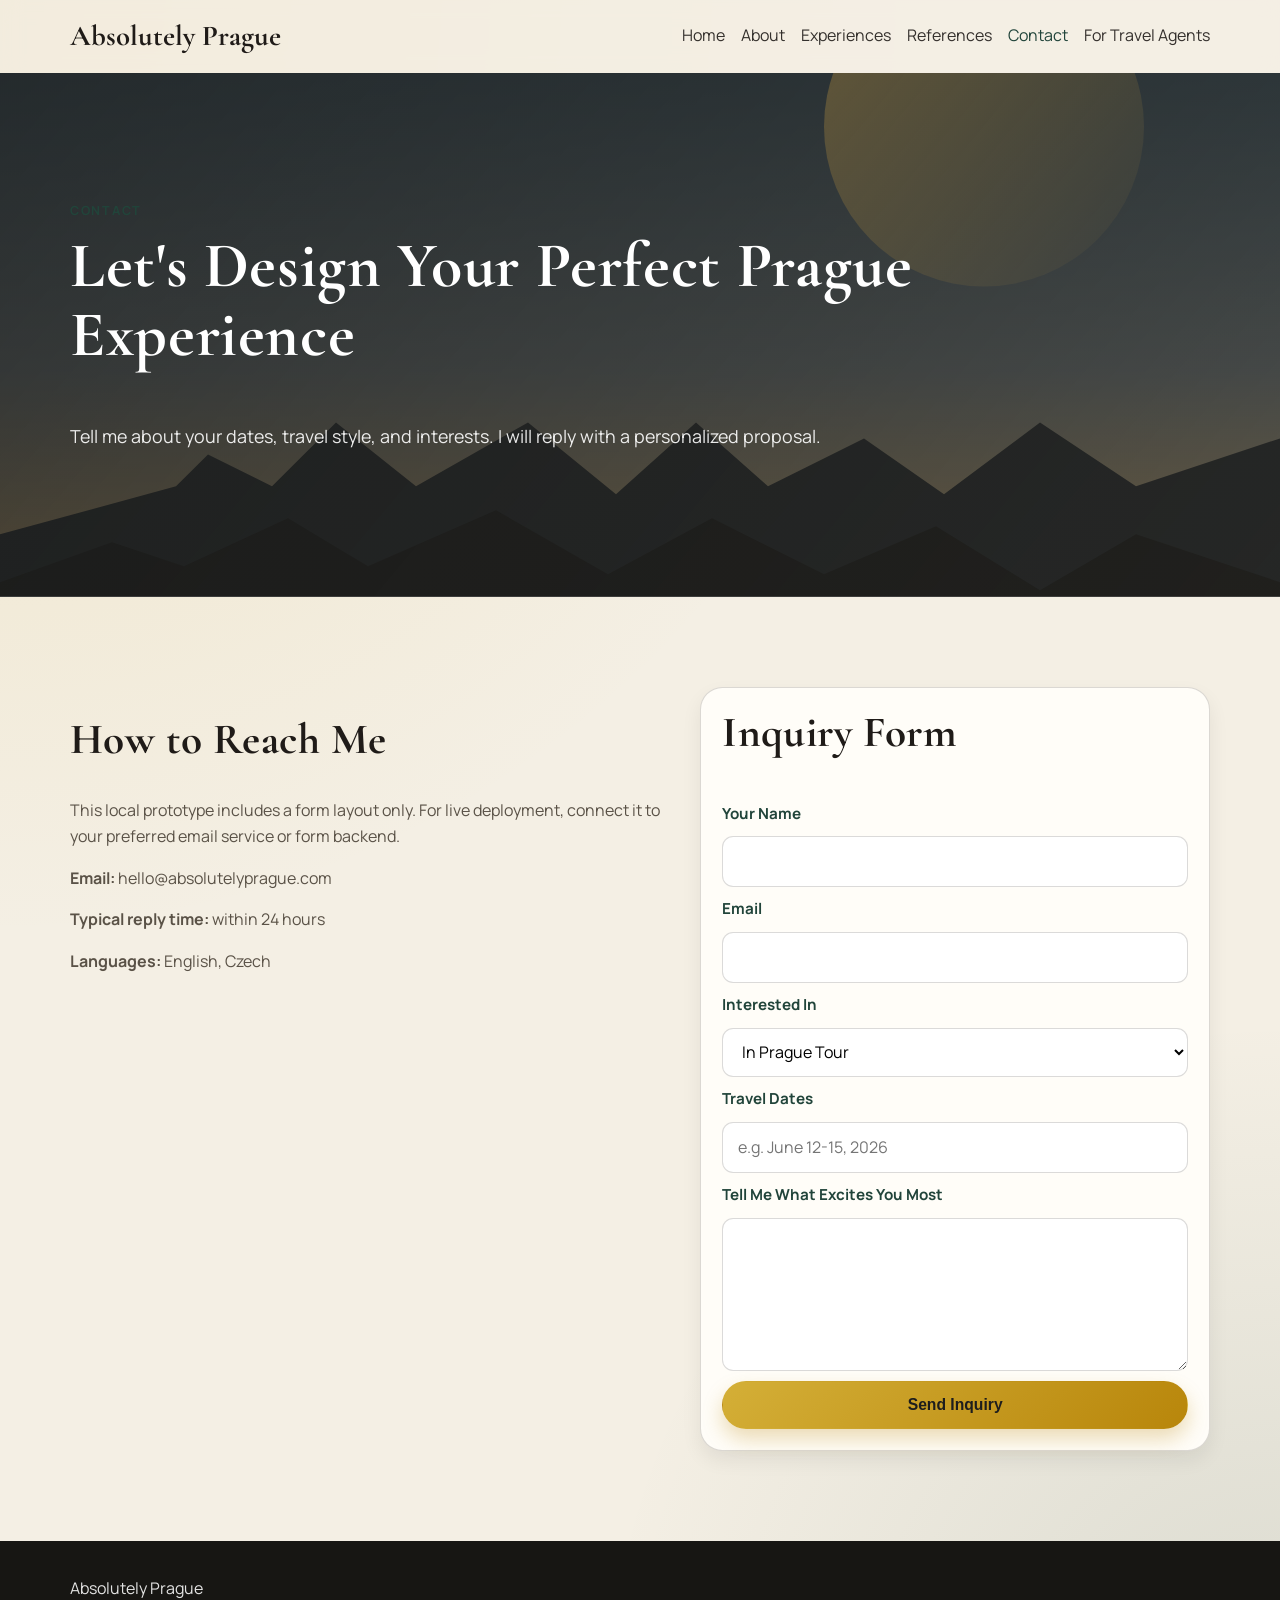
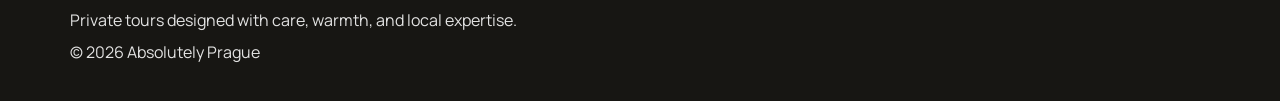
<file: absolutely-prague-web/contact.html>
<!doctype html>
<html lang="en">
  <head>
    <meta charset="UTF-8" />
    <meta name="viewport" content="width=device-width, initial-scale=1.0" />
    <title>Contact | Absolutely Prague</title>
    <meta
      name="description"
      content="Contact Absolutely Prague to design your personalized private Prague tour or day trip from Prague."
    />
    <link rel="preconnect" href="https://fonts.googleapis.com" />
    <link rel="preconnect" href="https://fonts.gstatic.com" crossorigin />
    <link
      href="https://fonts.googleapis.com/css2?family=Cormorant+Garamond:wght@500;600;700&family=Manrope:wght@400;500;600;700&display=swap"
      rel="stylesheet"
    />
    <link rel="stylesheet" href="css/style.css" />
  </head>
  <body>
    <a class="skip-link" href="#main-content">Skip to content</a>

    <header class="site-header" id="site-header">
      <div class="container nav-wrap">
        <a class="brand" href="index.html" aria-label="Absolutely Prague home">Absolutely Prague</a>
        <button class="nav-toggle" type="button" aria-expanded="false" aria-controls="main-nav">Menu</button>
        <nav id="main-nav" class="main-nav" aria-label="Main navigation">
          <a href="index.html">Home</a>
          <a href="about.html">About</a>
          <div class="dropdown">
            <button class="dropdown-toggle" type="button" aria-expanded="false">Experiences</button>
            <div class="dropdown-menu" role="menu">
              <a href="tours-prague.html" role="menuitem">Prague Tours</a>
              <a href="tours-beyond-prague.html" role="menuitem">Day Trips from Prague</a>
            </div>
          </div>
          <a href="references.html">References</a>
          <a href="contact.html" class="active">Contact</a>
          <a href="travel-agents.html" class="btn btn-nav">For Travel Agents</a>
        </nav>
      </div>
    </header>

    <main id="main-content">
      <section class="page-hero page-hero-contact reveal">
        <div class="container">
          <p class="eyebrow">Contact</p>
          <h1>Let's Design Your Perfect Prague Experience</h1>
          <p class="lead">
            Tell me about your dates, travel style, and interests. I will reply with a personalized proposal.
          </p>
        </div>
      </section>

      <section class="section reveal">
        <div class="container split">
          <article class="prose">
            <h2>How to Reach Me</h2>
            <p>
              This local prototype includes a form layout only. For live deployment, connect it to your preferred
              email service or form backend.
            </p>
            <p><strong>Email:</strong> hello@absolutelyprague.com</p>
            <p><strong>Typical reply time:</strong> within 24 hours</p>
            <p><strong>Languages:</strong> English, Czech</p>
          </article>

          <form class="card contact-form" aria-label="Inquiry form">
            <h2>Inquiry Form</h2>
            <label for="name">Your Name</label>
            <input id="name" name="name" type="text" required />

            <label for="email">Email</label>
            <input id="email" name="email" type="email" required />

            <label for="tour-type">Interested In</label>
            <select id="tour-type" name="tour-type">
              <option>In Prague Tour</option>
              <option>Beyond Prague Day Trip</option>
              <option>Multi-Day Combination</option>
              <option>Travel Agent Partnership</option>
            </select>

            <label for="dates">Travel Dates</label>
            <input id="dates" name="dates" type="text" placeholder="e.g. June 12-15, 2026" />

            <label for="message">Tell Me What Excites You Most</label>
            <textarea id="message" name="message" rows="5"></textarea>

            <button class="btn btn-primary" type="submit">Send Inquiry</button>
          </form>
        </div>
      </section>
    </main>

    <footer class="site-footer">
      <div class="container footer-wrap">
        <p>Absolutely Prague</p>
        <p>Private tours designed with care, warmth, and local expertise.</p>
        <p>© <span id="year"></span> Absolutely Prague</p>
      </div>
    </footer>

    <script src="js/script.js"></script>
  </body>
</html>
</file>
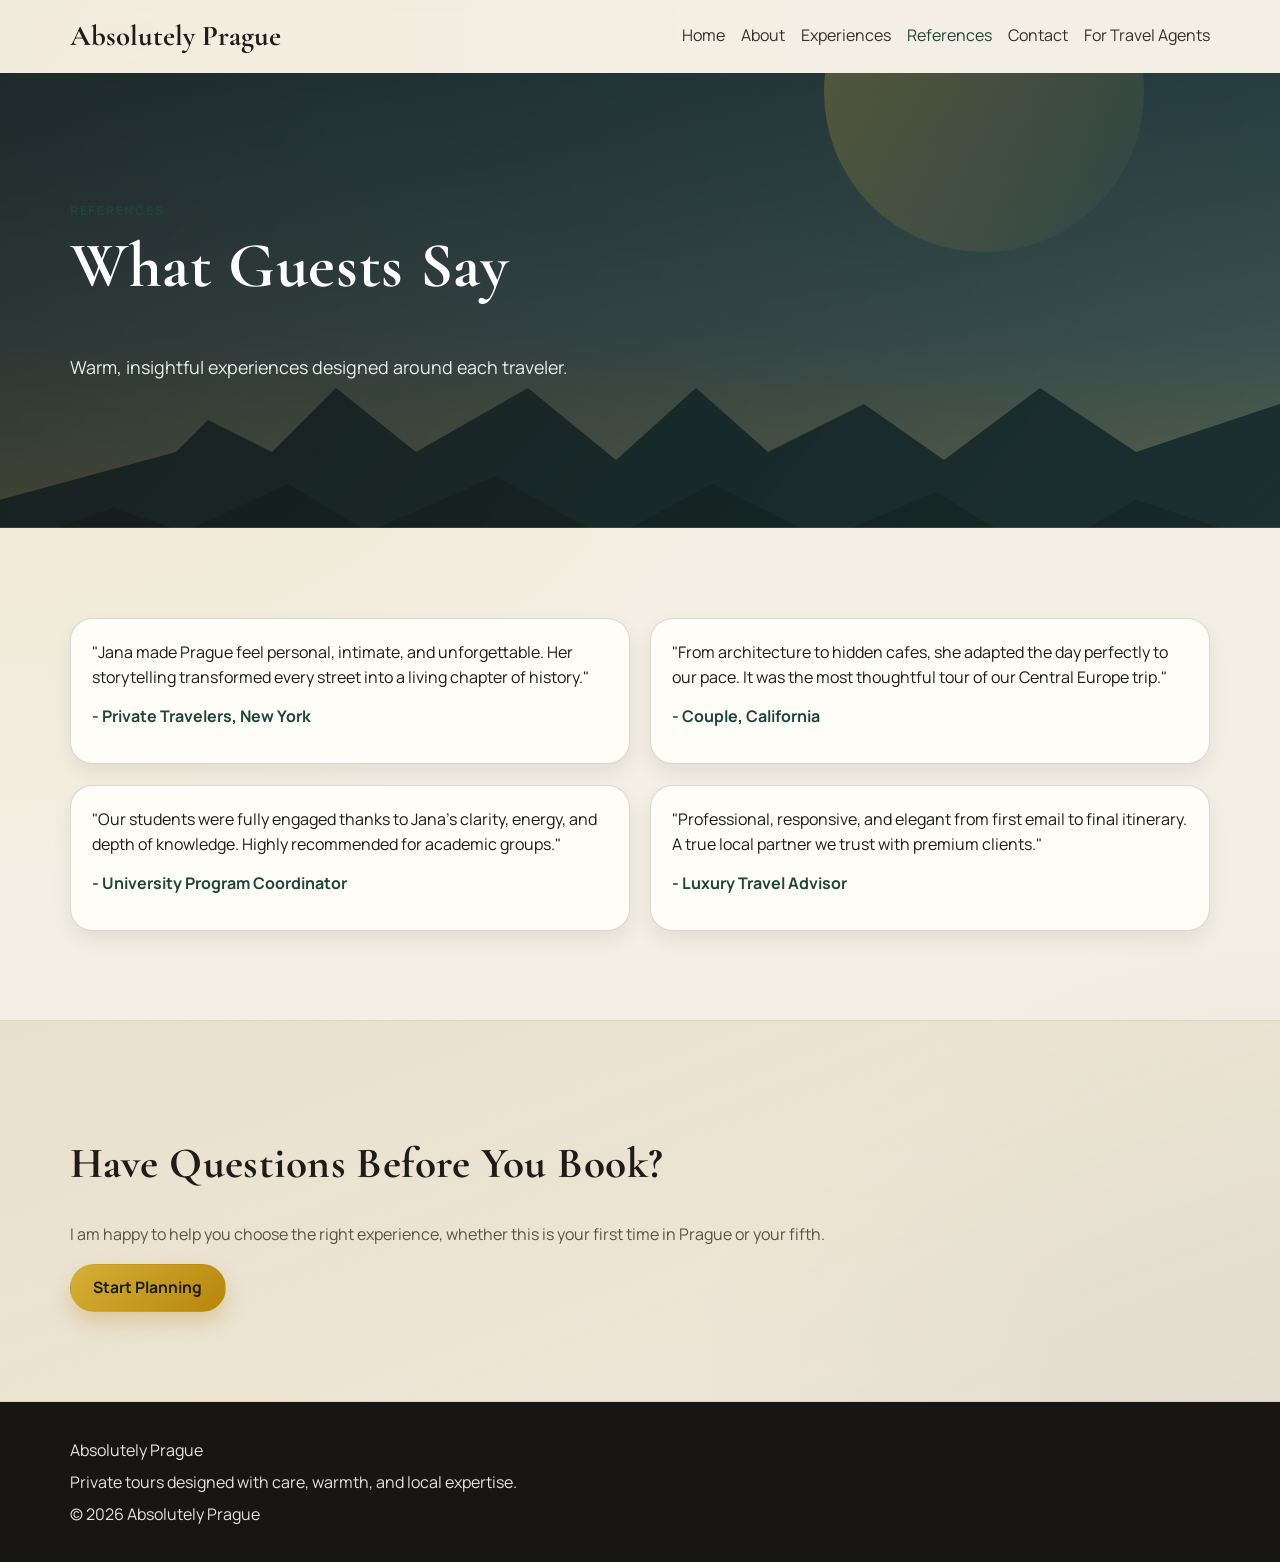
<file: absolutely-prague-web/references.html>
<!doctype html>
<html lang="en">
  <head>
    <meta charset="UTF-8" />
    <meta name="viewport" content="width=device-width, initial-scale=1.0" />
    <title>References | Absolutely Prague</title>
    <meta
      name="description"
      content="Client references and testimonials for Absolutely Prague private tours."
    />
    <link rel="preconnect" href="https://fonts.googleapis.com" />
    <link rel="preconnect" href="https://fonts.gstatic.com" crossorigin />
    <link
      href="https://fonts.googleapis.com/css2?family=Cormorant+Garamond:wght@500;600;700&family=Manrope:wght@400;500;600;700&display=swap"
      rel="stylesheet"
    />
    <link rel="stylesheet" href="css/style.css" />
  </head>
  <body>
    <a class="skip-link" href="#main-content">Skip to content</a>

    <header class="site-header" id="site-header">
      <div class="container nav-wrap">
        <a class="brand" href="index.html" aria-label="Absolutely Prague home">Absolutely Prague</a>
        <button class="nav-toggle" type="button" aria-expanded="false" aria-controls="main-nav">Menu</button>
        <nav id="main-nav" class="main-nav" aria-label="Main navigation">
          <a href="index.html">Home</a>
          <a href="about.html">About</a>
          <div class="dropdown">
            <button class="dropdown-toggle" type="button" aria-expanded="false">Experiences</button>
            <div class="dropdown-menu" role="menu">
              <a href="tours-prague.html" role="menuitem">Prague Tours</a>
              <a href="tours-beyond-prague.html" role="menuitem">Day Trips from Prague</a>
            </div>
          </div>
          <a href="references.html" class="active">References</a>
          <a href="contact.html">Contact</a>
          <a href="travel-agents.html" class="btn btn-nav">For Travel Agents</a>
        </nav>
      </div>
    </header>

    <main id="main-content">
      <section class="page-hero page-hero-references reveal">
        <div class="container">
          <p class="eyebrow">References</p>
          <h1>What Guests Say</h1>
          <p class="lead">Warm, insightful experiences designed around each traveler.</p>
        </div>
      </section>

      <section class="section reveal">
        <div class="container grid two-col">
          <article class="card quote-card">
            <p>
              "Jana made Prague feel personal, intimate, and unforgettable. Her storytelling transformed every
              street into a living chapter of history."
            </p>
            <p class="quote-author">- Private Travelers, New York</p>
          </article>
          <article class="card quote-card">
            <p>
              "From architecture to hidden cafes, she adapted the day perfectly to our pace. It was the most
              thoughtful tour of our Central Europe trip."
            </p>
            <p class="quote-author">- Couple, California</p>
          </article>
          <article class="card quote-card">
            <p>
              "Our students were fully engaged thanks to Jana's clarity, energy, and depth of knowledge. Highly
              recommended for academic groups."
            </p>
            <p class="quote-author">- University Program Coordinator</p>
          </article>
          <article class="card quote-card">
            <p>
              "Professional, responsive, and elegant from first email to final itinerary. A true local partner we
              trust with premium clients."
            </p>
            <p class="quote-author">- Luxury Travel Advisor</p>
          </article>
        </div>
      </section>

      <section class="section panel reveal">
        <div class="container prose">
          <h2>Have Questions Before You Book?</h2>
          <p>
            I am happy to help you choose the right experience, whether this is your first time in Prague or your
            fifth.
          </p>
          <a class="btn btn-primary" href="contact.html">Start Planning</a>
        </div>
      </section>
    </main>

    <footer class="site-footer">
      <div class="container footer-wrap">
        <p>Absolutely Prague</p>
        <p>Private tours designed with care, warmth, and local expertise.</p>
        <p>© <span id="year"></span> Absolutely Prague</p>
      </div>
    </footer>

    <script src="js/script.js"></script>
  </body>
</html>
</file>
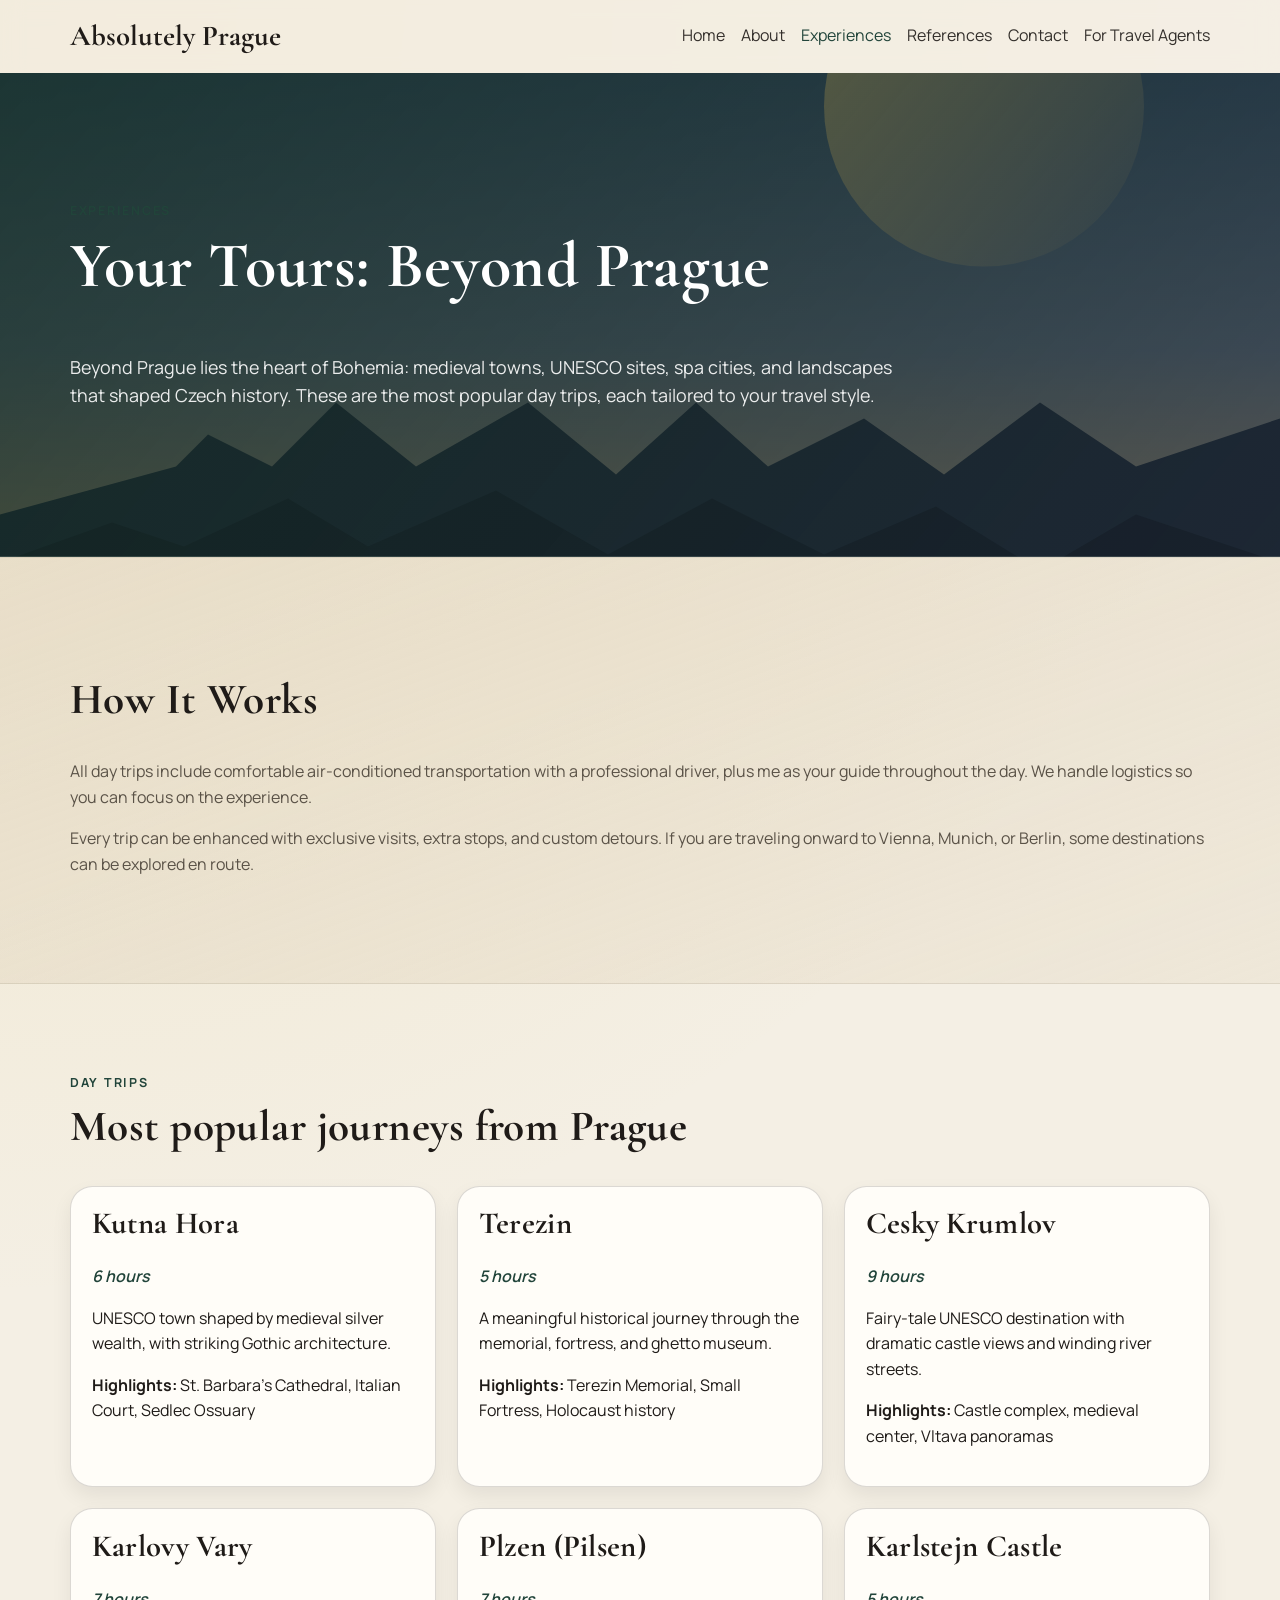
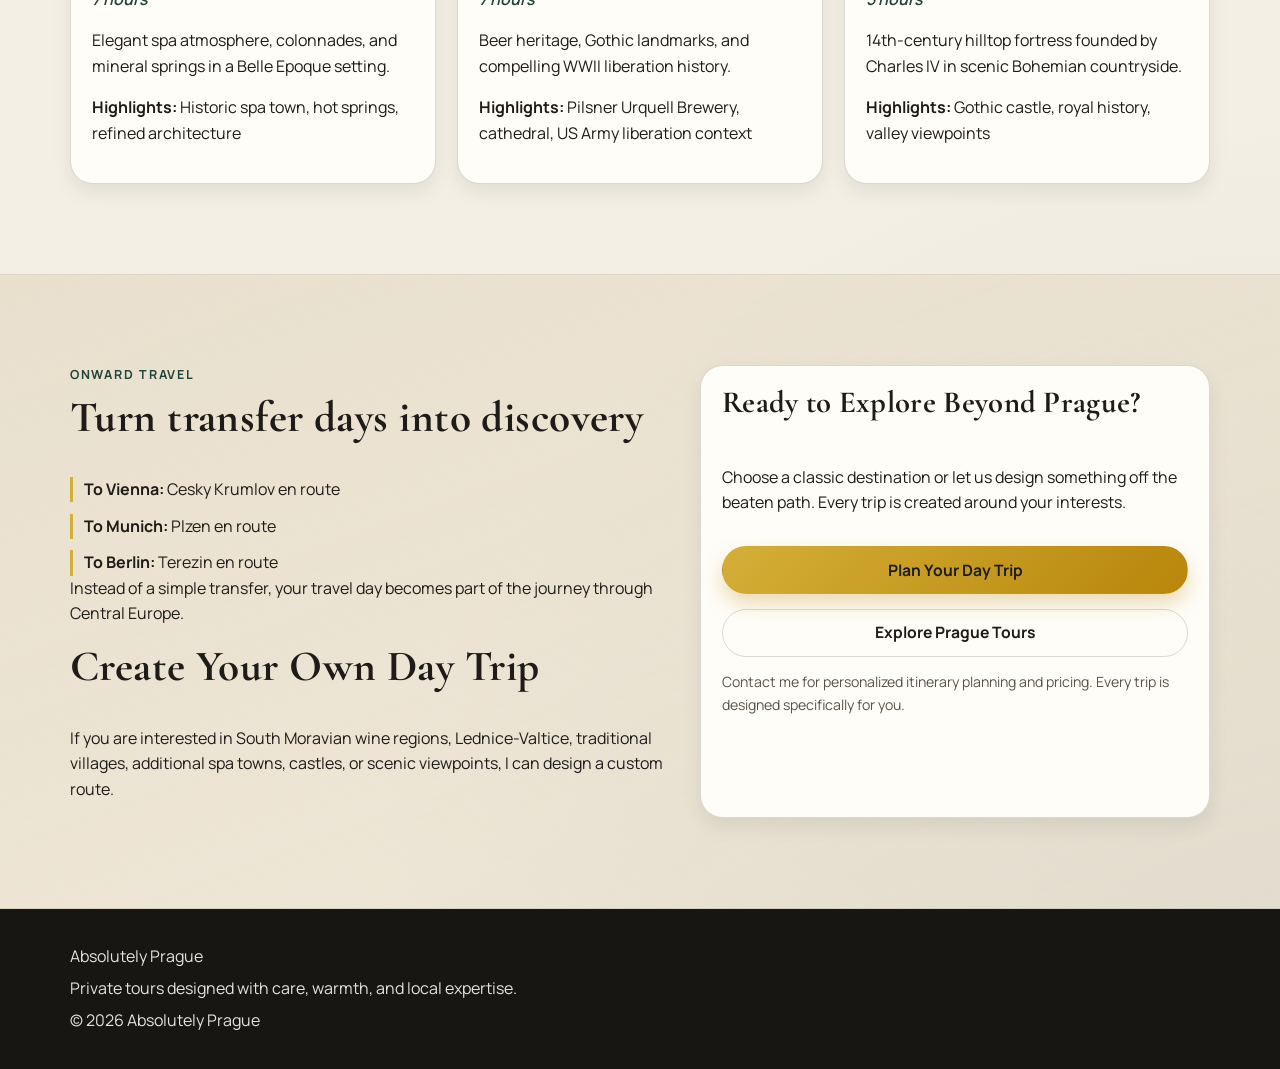
<file: absolutely-prague-web/tours-beyond-prague.html>
<!doctype html>
<html lang="en">
  <head>
    <meta charset="UTF-8" />
    <meta name="viewport" content="width=device-width, initial-scale=1.0" />
    <title>Day Trips from Prague | Your Tours: Beyond Prague | Absolutely Prague</title>
    <meta
      name="description"
      content="Private day trips from Prague to Kutna Hora, Cesky Krumlov, Karlstejn Castle, and more. Explore Czech UNESCO sites with a local expert guide."
    />
    <link rel="preconnect" href="https://fonts.googleapis.com" />
    <link rel="preconnect" href="https://fonts.gstatic.com" crossorigin />
    <link
      href="https://fonts.googleapis.com/css2?family=Cormorant+Garamond:wght@500;600;700&family=Manrope:wght@400;500;600;700&display=swap"
      rel="stylesheet"
    />
    <link rel="stylesheet" href="css/style.css" />
  </head>
  <body>
    <a class="skip-link" href="#main-content">Skip to content</a>

    <header class="site-header" id="site-header">
      <div class="container nav-wrap">
        <a class="brand" href="index.html" aria-label="Absolutely Prague home">Absolutely Prague</a>
        <button class="nav-toggle" type="button" aria-expanded="false" aria-controls="main-nav">Menu</button>
        <nav id="main-nav" class="main-nav" aria-label="Main navigation">
          <a href="index.html">Home</a>
          <a href="about.html">About</a>
          <div class="dropdown">
            <button class="dropdown-toggle active" type="button" aria-expanded="false">Experiences</button>
            <div class="dropdown-menu" role="menu">
              <a href="tours-prague.html" role="menuitem">Prague Tours</a>
              <a href="tours-beyond-prague.html" role="menuitem" class="active">Day Trips from Prague</a>
            </div>
          </div>
          <a href="references.html">References</a>
          <a href="contact.html">Contact</a>
          <a href="travel-agents.html" class="btn btn-nav">For Travel Agents</a>
        </nav>
      </div>
    </header>

    <main id="main-content">
      <section class="page-hero page-hero-beyond reveal">
        <div class="container">
          <p class="eyebrow">Experiences</p>
          <h1>Your Tours: Beyond Prague</h1>
          <p class="lead">
            Beyond Prague lies the heart of Bohemia: medieval towns, UNESCO sites, spa cities, and landscapes that
            shaped Czech history. These are the most popular day trips, each tailored to your travel style.
          </p>
        </div>
      </section>

      <section class="section panel reveal">
        <div class="container prose">
          <h2>How It Works</h2>
          <p>
            All day trips include comfortable air-conditioned transportation with a professional driver, plus me
            as your guide throughout the day. We handle logistics so you can focus on the experience.
          </p>
          <p>
            Every trip can be enhanced with exclusive visits, extra stops, and custom detours. If you are
            traveling onward to Vienna, Munich, or Berlin, some destinations can be explored en route.
          </p>
        </div>
      </section>

      <section class="section reveal">
        <div class="container">
          <p class="eyebrow">Day Trips</p>
          <h2>Most popular journeys from Prague</h2>
          <div class="grid tours-grid">
            <article class="card tour-card">
              <h3>Kutna Hora</h3>
              <p class="duration">6 hours</p>
              <p>UNESCO town shaped by medieval silver wealth, with striking Gothic architecture.</p>
              <p><strong>Highlights:</strong> St. Barbara's Cathedral, Italian Court, Sedlec Ossuary</p>
            </article>

            <article class="card tour-card">
              <h3>Terezin</h3>
              <p class="duration">5 hours</p>
              <p>A meaningful historical journey through the memorial, fortress, and ghetto museum.</p>
              <p><strong>Highlights:</strong> Terezin Memorial, Small Fortress, Holocaust history</p>
            </article>

            <article class="card tour-card">
              <h3>Cesky Krumlov</h3>
              <p class="duration">9 hours</p>
              <p>Fairy-tale UNESCO destination with dramatic castle views and winding river streets.</p>
              <p><strong>Highlights:</strong> Castle complex, medieval center, Vltava panoramas</p>
            </article>

            <article class="card tour-card">
              <h3>Karlovy Vary</h3>
              <p class="duration">7 hours</p>
              <p>Elegant spa atmosphere, colonnades, and mineral springs in a Belle Epoque setting.</p>
              <p><strong>Highlights:</strong> Historic spa town, hot springs, refined architecture</p>
            </article>

            <article class="card tour-card">
              <h3>Plzen (Pilsen)</h3>
              <p class="duration">7 hours</p>
              <p>Beer heritage, Gothic landmarks, and compelling WWII liberation history.</p>
              <p><strong>Highlights:</strong> Pilsner Urquell Brewery, cathedral, US Army liberation context</p>
            </article>

            <article class="card tour-card">
              <h3>Karlstejn Castle</h3>
              <p class="duration">5 hours</p>
              <p>14th-century hilltop fortress founded by Charles IV in scenic Bohemian countryside.</p>
              <p><strong>Highlights:</strong> Gothic castle, royal history, valley viewpoints</p>
            </article>
          </div>
        </div>
      </section>

      <section class="section panel reveal">
        <div class="container split">
          <article>
            <p class="eyebrow">Onward Travel</p>
            <h2>Turn transfer days into discovery</h2>
            <ul class="checklist">
              <li><strong>To Vienna:</strong> Cesky Krumlov en route</li>
              <li><strong>To Munich:</strong> Plzen en route</li>
              <li><strong>To Berlin:</strong> Terezin en route</li>
            </ul>
            <p>
              Instead of a simple transfer, your travel day becomes part of the journey through Central Europe.
            </p>

            <h2>Create Your Own Day Trip</h2>
            <p>
              If you are interested in South Moravian wine regions, Lednice-Valtice, traditional villages,
              additional spa towns, castles, or scenic viewpoints, I can design a custom route.
            </p>
          </article>
          <aside class="card callout-card">
            <h3>Ready to Explore Beyond Prague?</h3>
            <p>
              Choose a classic destination or let us design something off the beaten path. Every trip is created
              around your interests.
            </p>
            <a class="btn btn-primary" href="contact.html">Plan Your Day Trip</a>
            <a class="btn btn-outline-dark" href="tours-prague.html">Explore Prague Tours</a>
            <p class="fine-print">
              Contact me for personalized itinerary planning and pricing. Every trip is designed specifically for
              you.
            </p>
          </aside>
        </div>
      </section>
    </main>

    <footer class="site-footer">
      <div class="container footer-wrap">
        <p>Absolutely Prague</p>
        <p>Private tours designed with care, warmth, and local expertise.</p>
        <p>© <span id="year"></span> Absolutely Prague</p>
      </div>
    </footer>

    <script src="js/script.js"></script>
  </body>
</html>
</file>
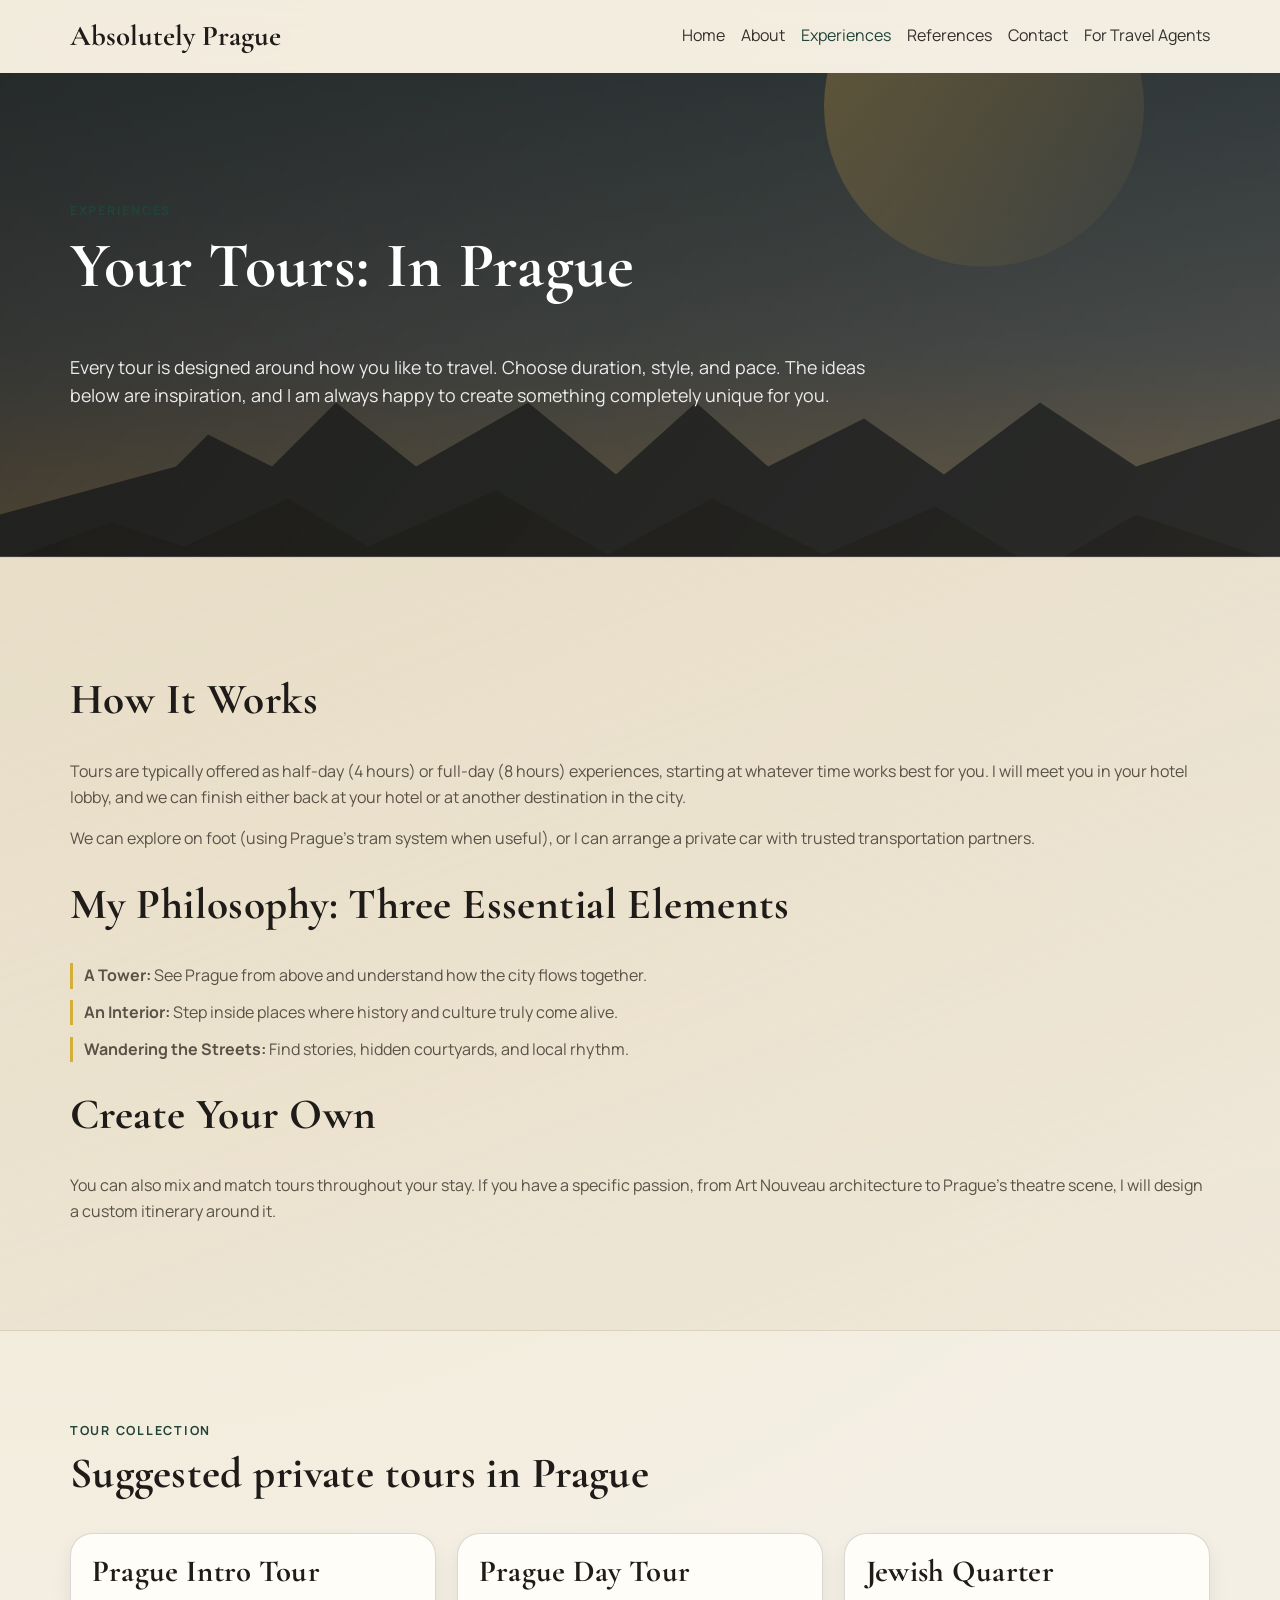
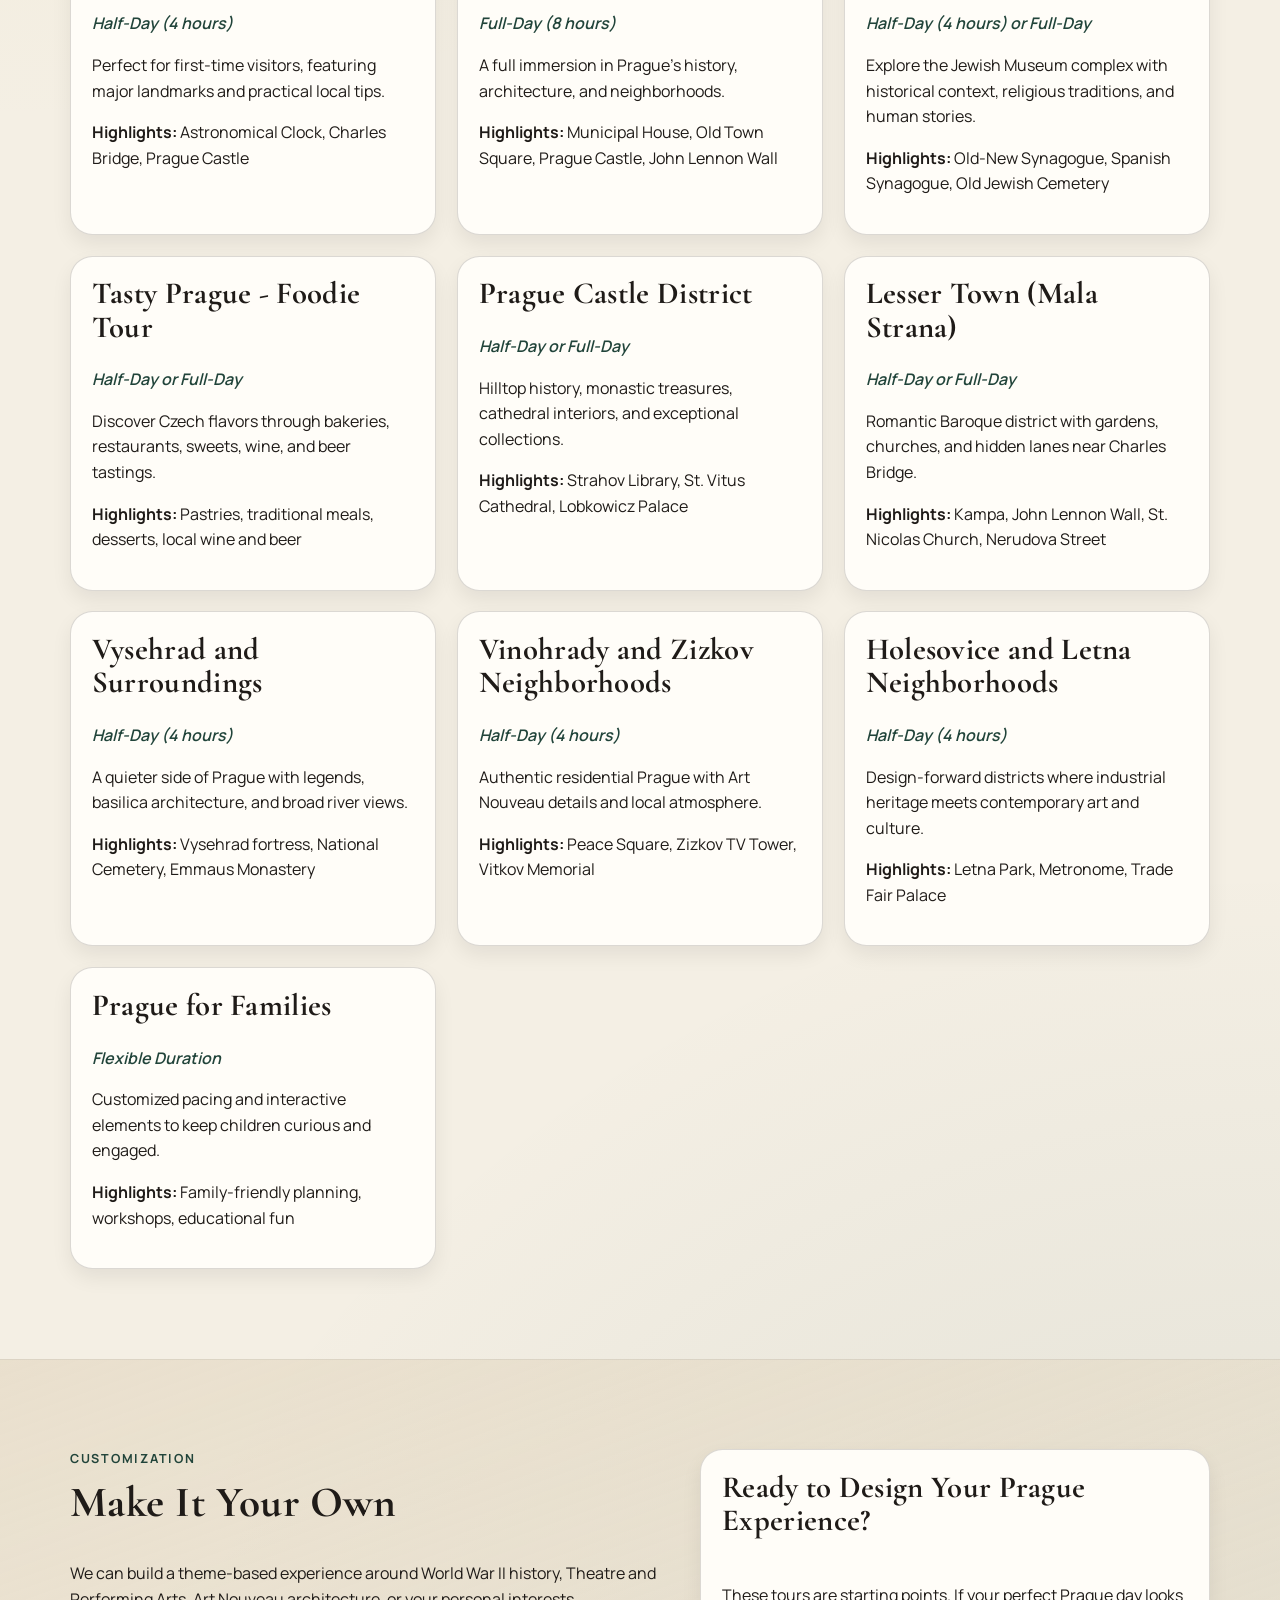
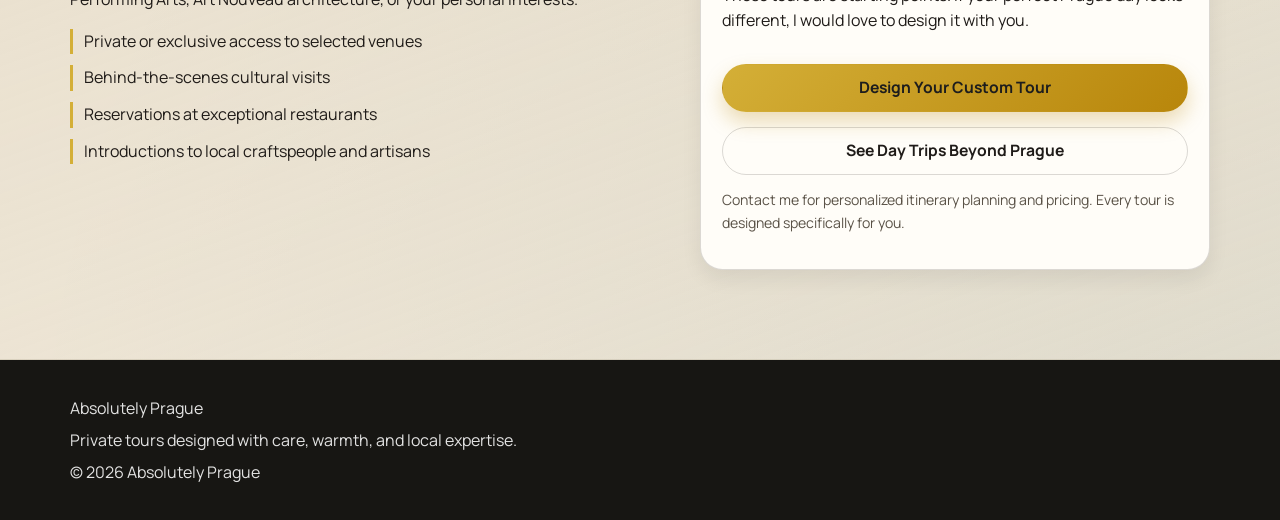
<file: absolutely-prague-web/tours-prague.html>
<!doctype html>
<html lang="en">
  <head>
    <meta charset="UTF-8" />
    <meta name="viewport" content="width=device-width, initial-scale=1.0" />
    <title>Private Prague Tours | Your Tours: In Prague | Absolutely Prague</title>
    <meta
      name="description"
      content="Personalized private tours of Prague designed around your interests. From castle districts to hidden neighborhoods, explore Prague with a third-generation local guide."
    />
    <link rel="preconnect" href="https://fonts.googleapis.com" />
    <link rel="preconnect" href="https://fonts.gstatic.com" crossorigin />
    <link
      href="https://fonts.googleapis.com/css2?family=Cormorant+Garamond:wght@500;600;700&family=Manrope:wght@400;500;600;700&display=swap"
      rel="stylesheet"
    />
    <link rel="stylesheet" href="css/style.css" />
  </head>
  <body>
    <a class="skip-link" href="#main-content">Skip to content</a>

    <header class="site-header" id="site-header">
      <div class="container nav-wrap">
        <a class="brand" href="index.html" aria-label="Absolutely Prague home">Absolutely Prague</a>
        <button class="nav-toggle" type="button" aria-expanded="false" aria-controls="main-nav">Menu</button>
        <nav id="main-nav" class="main-nav" aria-label="Main navigation">
          <a href="index.html">Home</a>
          <a href="about.html">About</a>
          <div class="dropdown">
            <button class="dropdown-toggle active" type="button" aria-expanded="false">Experiences</button>
            <div class="dropdown-menu" role="menu">
              <a href="tours-prague.html" role="menuitem" class="active">Prague Tours</a>
              <a href="tours-beyond-prague.html" role="menuitem">Day Trips from Prague</a>
            </div>
          </div>
          <a href="references.html">References</a>
          <a href="contact.html">Contact</a>
          <a href="travel-agents.html" class="btn btn-nav">For Travel Agents</a>
        </nav>
      </div>
    </header>

    <main id="main-content">
      <section class="page-hero page-hero-prague reveal">
        <div class="container">
          <p class="eyebrow">Experiences</p>
          <h1>Your Tours: In Prague</h1>
          <p class="lead">
            Every tour is designed around how you like to travel. Choose duration, style, and pace. The ideas
            below are inspiration, and I am always happy to create something completely unique for you.
          </p>
        </div>
      </section>

      <section class="section panel reveal">
        <div class="container prose">
          <h2>How It Works</h2>
          <p>
            Tours are typically offered as half-day (4 hours) or full-day (8 hours) experiences, starting at
            whatever time works best for you. I will meet you in your hotel lobby, and we can finish either back
            at your hotel or at another destination in the city.
          </p>
          <p>
            We can explore on foot (using Prague's tram system when useful), or I can arrange a private car with
            trusted transportation partners.
          </p>

          <h2>My Philosophy: Three Essential Elements</h2>
          <ul class="checklist">
            <li><strong>A Tower:</strong> See Prague from above and understand how the city flows together.</li>
            <li><strong>An Interior:</strong> Step inside places where history and culture truly come alive.</li>
            <li><strong>Wandering the Streets:</strong> Find stories, hidden courtyards, and local rhythm.</li>
          </ul>

          <h2>Create Your Own</h2>
          <p>
            You can also mix and match tours throughout your stay. If you have a specific passion, from Art
            Nouveau architecture to Prague's theatre scene, I will design a custom itinerary around it.
          </p>
        </div>
      </section>

      <section class="section reveal">
        <div class="container">
          <p class="eyebrow">Tour Collection</p>
          <h2>Suggested private tours in Prague</h2>
          <div class="grid tours-grid">
            <article class="card tour-card">
              <h3>Prague Intro Tour</h3>
              <p class="duration">Half-Day (4 hours)</p>
              <p>Perfect for first-time visitors, featuring major landmarks and practical local tips.</p>
              <p><strong>Highlights:</strong> Astronomical Clock, Charles Bridge, Prague Castle</p>
            </article>

            <article class="card tour-card">
              <h3>Prague Day Tour</h3>
              <p class="duration">Full-Day (8 hours)</p>
              <p>A full immersion in Prague's history, architecture, and neighborhoods.</p>
              <p><strong>Highlights:</strong> Municipal House, Old Town Square, Prague Castle, John Lennon Wall</p>
            </article>

            <article class="card tour-card">
              <h3>Jewish Quarter</h3>
              <p class="duration">Half-Day (4 hours) or Full-Day</p>
              <p>
                Explore the Jewish Museum complex with historical context, religious traditions, and human stories.
              </p>
              <p><strong>Highlights:</strong> Old-New Synagogue, Spanish Synagogue, Old Jewish Cemetery</p>
            </article>

            <article class="card tour-card">
              <h3>Tasty Prague - Foodie Tour</h3>
              <p class="duration">Half-Day or Full-Day</p>
              <p>Discover Czech flavors through bakeries, restaurants, sweets, wine, and beer tastings.</p>
              <p><strong>Highlights:</strong> Pastries, traditional meals, desserts, local wine and beer</p>
            </article>

            <article class="card tour-card">
              <h3>Prague Castle District</h3>
              <p class="duration">Half-Day or Full-Day</p>
              <p>Hilltop history, monastic treasures, cathedral interiors, and exceptional collections.</p>
              <p><strong>Highlights:</strong> Strahov Library, St. Vitus Cathedral, Lobkowicz Palace</p>
            </article>

            <article class="card tour-card">
              <h3>Lesser Town (Mala Strana)</h3>
              <p class="duration">Half-Day or Full-Day</p>
              <p>Romantic Baroque district with gardens, churches, and hidden lanes near Charles Bridge.</p>
              <p><strong>Highlights:</strong> Kampa, John Lennon Wall, St. Nicolas Church, Nerudova Street</p>
            </article>

            <article class="card tour-card">
              <h3>Vysehrad and Surroundings</h3>
              <p class="duration">Half-Day (4 hours)</p>
              <p>A quieter side of Prague with legends, basilica architecture, and broad river views.</p>
              <p><strong>Highlights:</strong> Vysehrad fortress, National Cemetery, Emmaus Monastery</p>
            </article>

            <article class="card tour-card">
              <h3>Vinohrady and Zizkov Neighborhoods</h3>
              <p class="duration">Half-Day (4 hours)</p>
              <p>Authentic residential Prague with Art Nouveau details and local atmosphere.</p>
              <p><strong>Highlights:</strong> Peace Square, Zizkov TV Tower, Vitkov Memorial</p>
            </article>

            <article class="card tour-card">
              <h3>Holesovice and Letna Neighborhoods</h3>
              <p class="duration">Half-Day (4 hours)</p>
              <p>Design-forward districts where industrial heritage meets contemporary art and culture.</p>
              <p><strong>Highlights:</strong> Letna Park, Metronome, Trade Fair Palace</p>
            </article>

            <article class="card tour-card">
              <h3>Prague for Families</h3>
              <p class="duration">Flexible Duration</p>
              <p>Customized pacing and interactive elements to keep children curious and engaged.</p>
              <p><strong>Highlights:</strong> Family-friendly planning, workshops, educational fun</p>
            </article>
          </div>
        </div>
      </section>

      <section class="section panel reveal">
        <div class="container split">
          <article>
            <p class="eyebrow">Customization</p>
            <h2>Make It Your Own</h2>
            <p>
              We can build a theme-based experience around World War II history, Theatre and Performing Arts, Art
              Nouveau architecture, or your personal interests.
            </p>
            <ul class="checklist">
              <li>Private or exclusive access to selected venues</li>
              <li>Behind-the-scenes cultural visits</li>
              <li>Reservations at exceptional restaurants</li>
              <li>Introductions to local craftspeople and artisans</li>
            </ul>
          </article>
          <aside class="card callout-card">
            <h3>Ready to Design Your Prague Experience?</h3>
            <p>
              These tours are starting points. If your perfect Prague day looks different, I would love to design
              it with you.
            </p>
            <a class="btn btn-primary" href="contact.html">Design Your Custom Tour</a>
            <a class="btn btn-outline-dark" href="tours-beyond-prague.html">See Day Trips Beyond Prague</a>
            <p class="fine-print">
              Contact me for personalized itinerary planning and pricing. Every tour is designed specifically for
              you.
            </p>
          </aside>
        </div>
      </section>
    </main>

    <footer class="site-footer">
      <div class="container footer-wrap">
        <p>Absolutely Prague</p>
        <p>Private tours designed with care, warmth, and local expertise.</p>
        <p>© <span id="year"></span> Absolutely Prague</p>
      </div>
    </footer>

    <script src="js/script.js"></script>
  </body>
</html>
</file>
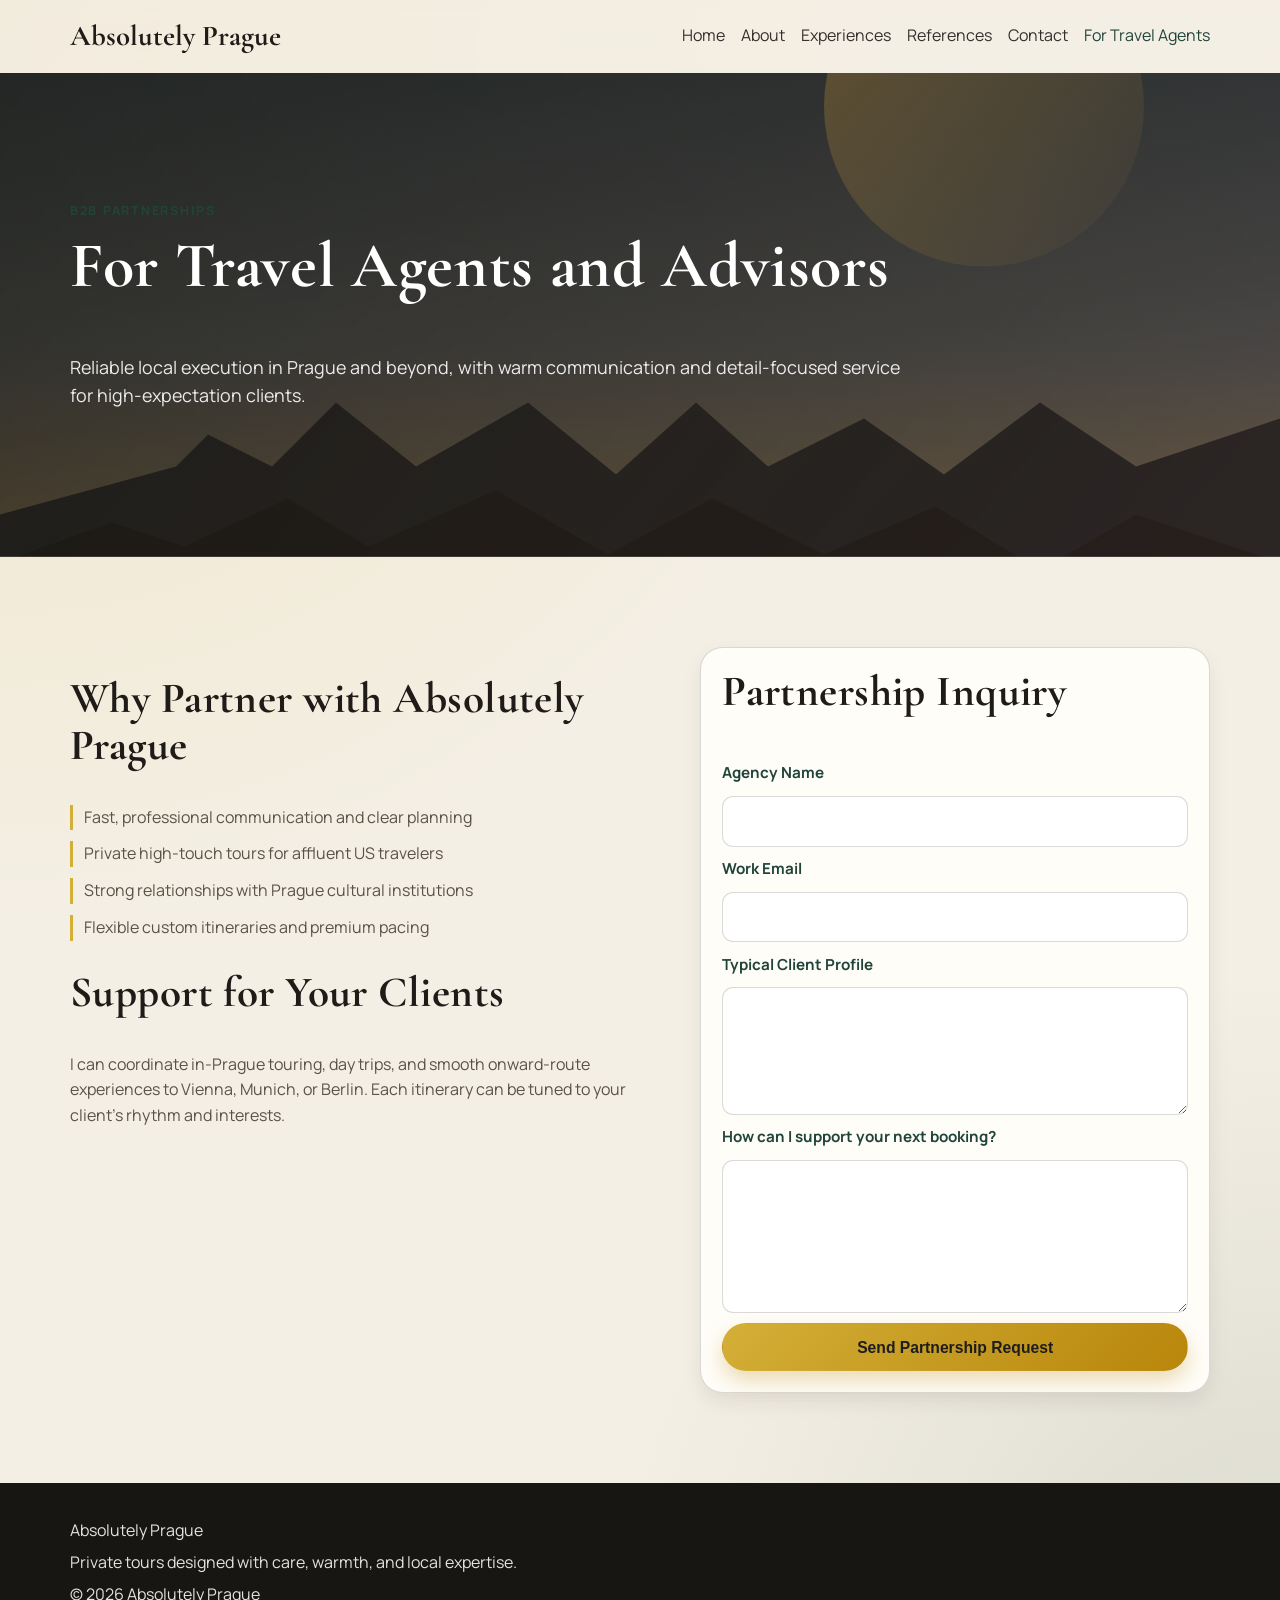
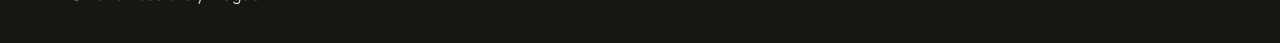
<file: absolutely-prague-web/travel-agents.html>
<!doctype html>
<html lang="en">
  <head>
    <meta charset="UTF-8" />
    <meta name="viewport" content="width=device-width, initial-scale=1.0" />
    <title>For Travel Agents | Absolutely Prague</title>
    <meta
      name="description"
      content="Partnership page for travel advisors and agencies working with Absolutely Prague."
    />
    <link rel="preconnect" href="https://fonts.googleapis.com" />
    <link rel="preconnect" href="https://fonts.gstatic.com" crossorigin />
    <link
      href="https://fonts.googleapis.com/css2?family=Cormorant+Garamond:wght@500;600;700&family=Manrope:wght@400;500;600;700&display=swap"
      rel="stylesheet"
    />
    <link rel="stylesheet" href="css/style.css" />
  </head>
  <body>
    <a class="skip-link" href="#main-content">Skip to content</a>

    <header class="site-header" id="site-header">
      <div class="container nav-wrap">
        <a class="brand" href="index.html" aria-label="Absolutely Prague home">Absolutely Prague</a>
        <button class="nav-toggle" type="button" aria-expanded="false" aria-controls="main-nav">Menu</button>
        <nav id="main-nav" class="main-nav" aria-label="Main navigation">
          <a href="index.html">Home</a>
          <a href="about.html">About</a>
          <div class="dropdown">
            <button class="dropdown-toggle" type="button" aria-expanded="false">Experiences</button>
            <div class="dropdown-menu" role="menu">
              <a href="tours-prague.html" role="menuitem">Prague Tours</a>
              <a href="tours-beyond-prague.html" role="menuitem">Day Trips from Prague</a>
            </div>
          </div>
          <a href="references.html">References</a>
          <a href="contact.html">Contact</a>
          <a href="travel-agents.html" class="btn btn-nav active">For Travel Agents</a>
        </nav>
      </div>
    </header>

    <main id="main-content">
      <section class="page-hero page-hero-agents reveal">
        <div class="container">
          <p class="eyebrow">B2B Partnerships</p>
          <h1>For Travel Agents and Advisors</h1>
          <p class="lead">
            Reliable local execution in Prague and beyond, with warm communication and detail-focused service for
            high-expectation clients.
          </p>
        </div>
      </section>

      <section class="section reveal">
        <div class="container split">
          <article class="prose">
            <h2>Why Partner with Absolutely Prague</h2>
            <ul class="checklist">
              <li>Fast, professional communication and clear planning</li>
              <li>Private high-touch tours for affluent US travelers</li>
              <li>Strong relationships with Prague cultural institutions</li>
              <li>Flexible custom itineraries and premium pacing</li>
            </ul>

            <h2>Support for Your Clients</h2>
            <p>
              I can coordinate in-Prague touring, day trips, and smooth onward-route experiences to Vienna,
              Munich, or Berlin. Each itinerary can be tuned to your client's rhythm and interests.
            </p>
          </article>

          <aside class="card contact-form">
            <h2>Partnership Inquiry</h2>
            <label for="agency-name">Agency Name</label>
            <input id="agency-name" name="agency-name" type="text" />

            <label for="agent-email">Work Email</label>
            <input id="agent-email" name="agent-email" type="email" />

            <label for="client-profile">Typical Client Profile</label>
            <textarea id="client-profile" name="client-profile" rows="4"></textarea>

            <label for="request">How can I support your next booking?</label>
            <textarea id="request" name="request" rows="5"></textarea>

            <button class="btn btn-primary" type="button">Send Partnership Request</button>
          </aside>
        </div>
      </section>
    </main>

    <footer class="site-footer">
      <div class="container footer-wrap">
        <p>Absolutely Prague</p>
        <p>Private tours designed with care, warmth, and local expertise.</p>
        <p>© <span id="year"></span> Absolutely Prague</p>
      </div>
    </footer>

    <script src="js/script.js"></script>
  </body>
</html>
</file>
<file: css/style.css>
:root {
  --bg: #fdfbf7;
  --bg-soft: #f6eedf;
  --panel: #efe4cd;
  --card: #ffffff;
  --ink: #2b2b2b;
  --muted: #62584d;
  --gold: #d4af37;
  --brass: #b8892d;
  --forest: #7a5d27;
  --line: rgba(93, 68, 29, 0.14);
  --shadow: 0 18px 38px rgba(93, 68, 29, 0.12);
  --radius-lg: 1.4rem;
  --radius-md: 0.9rem;
  --container: 1140px;
  --header-height: 6.75rem;
  --brand-logo-height: 5rem;
  --footer-logo-height: 4.75rem;
  --hero-portrait-size: clamp(11.1rem, 24vw, 16.8rem);
}

* {
  box-sizing: border-box;
}

html,
body {
  margin: 0;
  padding: 0;
}

body {
  font-family: "Manrope", "Segoe UI", sans-serif;
  color: var(--ink);
  background:
    radial-gradient(circle at 0% 0%, rgba(212, 175, 55, 0.18), transparent 38%),
    radial-gradient(circle at 100% 12%, rgba(240, 220, 166, 0.24), transparent 30%),
    linear-gradient(180deg, #fffdf9 0%, var(--bg) 100%);
  line-height: 1.6;
}

a {
  color: inherit;
  text-decoration: none;
  transition: color 180ms ease;
}

img {
  max-width: 100%;
  display: block;
}

h1,
h2,
h3 {
  font-family: "Cormorant Garamond", Georgia, serif;
  margin-top: 0;
  line-height: 1.08;
  letter-spacing: 0.01em;
}

h1 {
  font-size: clamp(2.3rem, 5vw, 4rem);
  color: #3a2f24;
}

h2 {
  font-size: clamp(1.8rem, 3.6vw, 2.7rem);
  color: #6a4a15;
}

h3 {
  font-size: clamp(1.4rem, 2.4vw, 2rem);
  color: #6a4a15;
}

p {
  margin-top: 0;
}

.container {
  width: min(var(--container), calc(100% - 3rem));
  margin: 0 auto;
}

.skip-link {
  position: absolute;
  left: -9999px;
  top: 0;
  background: var(--ink);
  color: #fff;
  padding: 0.7rem 1rem;
  z-index: 200;
}

.skip-link:focus {
  left: 1rem;
  top: 1rem;
}

.site-header {
  position: sticky;
  top: 0;
  z-index: 150;
  backdrop-filter: blur(10px);
  background: rgba(255, 250, 242, 0.82);
  border-bottom: 1px solid transparent;
  transition: border-color 220ms ease, background-color 220ms ease;
}

.site-header.scrolled {
  border-bottom-color: var(--line);
  background: rgba(255, 250, 242, 0.96);
}

.nav-wrap {
  min-height: var(--header-height);
  display: flex;
  align-items: center;
  justify-content: space-between;
  gap: 1.3rem;
}

.brand {
  display: inline-flex;
  align-items: center;
  flex-shrink: 0;
  line-height: 0;
}

.brand-logo {
  height: var(--brand-logo-height);
  width: auto;
}

.main-nav {
  display: flex;
  align-items: center;
  gap: 1rem;
}

.main-nav > a,
.dropdown-toggle {
  font-weight: 600;
  color: var(--ink);
  opacity: 0.9;
  border: 0;
  background: transparent;
  font: inherit;
  cursor: pointer;
  padding: 0.25rem 0;
}

.main-nav > a:hover,
.main-nav > a.active,
.dropdown-toggle:hover,
.dropdown-toggle.active {
  opacity: 1;
  color: var(--brass);
}

.nav-toggle {
  display: none;
}

.dropdown {
  position: relative;
}

.dropdown-menu {
  position: absolute;
  top: calc(100% + 0.5rem);
  left: 0;
  min-width: 13rem;
  padding: 0.6rem;
  border: 1px solid var(--line);
  border-radius: var(--radius-sm);
  background: var(--card);
  box-shadow: var(--shadow);
  display: grid;
  gap: 0.35rem;
  opacity: 0;
  visibility: hidden;
  transform: translateY(-6px);
  transition: opacity 180ms ease, transform 180ms ease, visibility 180ms ease;
}

.dropdown-menu a {
  padding: 0.45rem 0.55rem;
  border-radius: 0.45rem;
}

.dropdown-menu a:hover,
.dropdown-menu a.active {
  background: rgba(212, 175, 55, 0.12);
  color: var(--brass);
}

.dropdown:hover .dropdown-menu,
.dropdown:focus-within .dropdown-menu,
.dropdown.open .dropdown-menu {
  opacity: 1;
  visibility: visible;
  transform: translateY(0);
}

.btn {
  display: inline-flex;
  justify-content: center;
  align-items: center;
  gap: 0.35rem;
  border-radius: 999px;
  border: 1px solid transparent;
  cursor: pointer;
  font-weight: 700;
  font-size: 0.98rem;
  line-height: 1;
  padding: 0.95rem 1.4rem;
  transition: transform 160ms ease, box-shadow 220ms ease, background-color 220ms ease;
}

.btn:hover {
  transform: translateY(-2px);
}

.btn-primary {
  background: linear-gradient(135deg, var(--gold), var(--brass));
  color: #1d1d1d;
  box-shadow: 0 12px 28px rgba(184, 137, 45, 0.28);
}

.btn-outline {
  border-color: rgba(255, 255, 255, 0.82);
  color: #fff;
  background: rgba(255, 255, 255, 0.08);
}

.btn-outline-dark {
  border-color: var(--line);
  color: var(--ink);
  background: transparent;
}

.btn-secondary {
  background: rgba(212, 175, 55, 0.12);
  border-color: rgba(184, 137, 45, 0.26);
  color: var(--brass);
}

.btn-nav {
  background: linear-gradient(135deg, #c8952e, #8e661c);
  border-color: rgba(93, 68, 29, 0.28);
  color: #fffdf8;
  font-size: 0.9rem;
  font-weight: 800;
  letter-spacing: 0.02em;
  padding: 0.375rem 1rem;
  box-shadow: 0 12px 26px rgba(142, 102, 28, 0.3);
}

.main-nav > a.btn-nav {
  background: linear-gradient(135deg, #c8952e, #8e661c);
  border: 1px solid rgba(93, 68, 29, 0.28);
  color: #fffdf8;
  opacity: 1;
  padding: 0.375rem 1rem;
}

.btn-primary:hover,
.btn-secondary:hover,
.btn-nav:hover {
  box-shadow: 0 16px 34px rgba(184, 137, 45, 0.22);
}

.main-nav > a.btn-nav:hover,
.main-nav > a.btn-nav:focus-visible,
.main-nav > a.btn-nav.active {
  background: linear-gradient(135deg, #d3a74a, #8e661c);
  color: #fffdf8;
}

.btn-nav:hover,
.btn-nav:focus-visible {
  background: linear-gradient(135deg, #d3a74a, #8e661c);
}

.hero {
  position: relative;
  min-height: calc(100vh - var(--header-height));
  display: grid;
  place-items: center;
  overflow: hidden;
  isolation: isolate;
  background:
    linear-gradient(120deg, rgba(0, 0, 0, 0.5), rgba(0, 0, 0, 0.42)),
    url("../img/praha pozadi homepage 2.webp") center / cover no-repeat;
}

.hero-overlay {
  position: absolute;
  inset: 0;
  background:
    radial-gradient(circle at 80% 18%, rgba(212, 175, 55, 0.24), transparent 32%),
    radial-gradient(circle at 15% 84%, rgba(248, 232, 189, 0.16), transparent 36%);
  z-index: -1;
}

.hero h1 {
  color: #fff;
}

.hero-content {
  text-align: center;
  color: #fff;
  padding-block: 3rem;
  max-width: 56rem;
}

.hero-subheadline {
  font-size: clamp(1rem, 1.4vw, 1.3rem);
  max-width: 50rem;
  margin-inline: auto;
  color: rgba(255, 255, 255, 0.92);
}

.hero-portrait {
  width: var(--hero-portrait-size);
  height: var(--hero-portrait-size);
  object-fit: cover;
  border-radius: 50%;
  border: 2px solid rgba(255, 255, 255, 0.84);
  margin: 1.5rem auto;
  flex-shrink: 0;
}

.hero-actions {
  display: flex;
  justify-content: center;
  gap: 0.8rem;
  flex-wrap: wrap;
}

.section {
  padding: clamp(3rem, 7vw, 6rem) 0;
}

.panel {
  background: linear-gradient(160deg, rgba(255, 255, 255, 0.88), rgba(246, 236, 213, 0.7));
  border-block: 1px solid rgba(93, 68, 29, 0.08);
}

.split {
  display: grid;
  grid-template-columns: 1.08fr 0.92fr;
  gap: 2rem;
  align-items: start;
}

.intro-split {
  align-items: center;
}

.grid {
  display: grid;
  gap: 1.3rem;
}

.two-col {
  grid-template-columns: repeat(2, minmax(0, 1fr));
}

.tours-grid {
  grid-template-columns: repeat(3, minmax(0, 1fr));
}

.gallery-grid {
  grid-template-columns: repeat(4, minmax(0, 1fr));
}

.card {
  border: 1px solid var(--line);
  background: var(--card);
  border-radius: var(--radius-lg);
  padding: 1.3rem;
  box-shadow: 0 12px 28px rgba(93, 68, 29, 0.08);
}

.tour-card,
.experience-card,
.quote-card,
.callout-card {
  transition: transform 180ms ease, box-shadow 180ms ease;
}

.tour-card:hover,
.experience-card:hover,
.quote-card:hover,
.callout-card:hover {
  transform: translateY(-4px);
  box-shadow: var(--shadow);
}

.media-card {
  padding: 0;
  overflow: hidden;
}

.media-card img {
  width: 100%;
  height: 100%;
  object-fit: cover;
}

.portrait-card {
  max-width: 29rem;
}

.about-image {
  width: min(100%, 29rem);
  margin-inline: auto;
  align-self: start;
  border: 0;
  background: transparent;
  box-shadow: none;
}

.about-image img {
  width: 100%;
  height: auto;
  display: block;
}

.intro-split-reverse > .prose {
  order: 1;
}

.intro-split-reverse > .about-image {
  order: 2;
}

.eyebrow {
  text-transform: uppercase;
  letter-spacing: 0.14em;
  font-size: 0.78rem;
  font-weight: 700;
  color: var(--forest);
  margin-bottom: 0.6rem;
}

.lead {
  max-width: 52rem;
  font-size: clamp(1.02rem, 1.4vw, 1.2rem);
  color: var(--muted);
}

.prose p,
.prose li {
  color: var(--muted);
}

.prose h2 {
  margin-top: 1.8rem;
}

.checklist {
  list-style: none;
  padding-left: 0;
  margin: 0;
  display: grid;
  gap: 0.7rem;
}

.checklist li {
  border-left: 3px solid var(--gold);
  padding-left: 0.7rem;
}

.duration {
  margin-top: -0.45rem;
  color: var(--forest);
  font-style: italic;
  font-weight: 600;
}

.callout-card {
  align-self: stretch;
  display: grid;
  align-content: start;
  gap: 0.9rem;
}

.callout-card .btn {
  width: 100%;
}

.fine-print {
  font-size: 0.88rem;
  color: var(--muted);
}

.quote-card p {
  margin-bottom: 0.8rem;
}

.quote-author {
  color: var(--forest);
  font-weight: 700;
}

.text-link {
  color: var(--brass);
  font-weight: 700;
  text-underline-offset: 0.22em;
}

.text-link:hover {
  color: var(--forest);
  text-decoration: underline;
}

.page-hero {
  position: relative;
  overflow: hidden;
  color: var(--ink);
  padding: clamp(4rem, 10vw, 8rem) 0;
  border-bottom: 1px solid rgba(93, 68, 29, 0.14);
  background-color: var(--bg);
}

.page-hero::before {
  content: "";
  position: absolute;
  inset: 0;
  background:
    radial-gradient(circle at 12% 24%, rgba(212, 175, 55, 0.18), transparent 26%),
    radial-gradient(circle at 88% 18%, rgba(255, 255, 255, 0.68), transparent 24%);
  pointer-events: none;
}

.page-hero .container {
  position: relative;
  z-index: 1;
}

.page-hero-about,
.page-hero-prague,
.page-hero-beyond,
.page-hero-contact,
.page-hero-references,
.page-hero-agents {
  background:
    linear-gradient(135deg, rgba(255, 255, 255, 0.92), rgba(246, 235, 206, 0.82)),
    url("../img/prague-view-placeholder.svg") center / cover no-repeat;
}

.page-hero-about,
.page-hero-references,
.page-hero-contact {
  color: #f6edde;
  padding: clamp(2.8rem, 7vw, 4.5rem) 0;
  background:
    linear-gradient(135deg, rgba(27, 23, 18, 0.98), rgba(57, 43, 28, 0.95) 56%, rgba(114, 85, 39, 0.88)),
    linear-gradient(180deg, #1b1713 0%, #3a2c1d 100%);
}

.page-hero-about::before,
.page-hero-references::before,
.page-hero-contact::before {
  background:
    radial-gradient(circle at 14% 24%, rgba(212, 175, 55, 0.26), transparent 24%),
    radial-gradient(circle at 84% 20%, rgba(255, 255, 255, 0.1), transparent 18%),
    linear-gradient(105deg, rgba(255, 255, 255, 0.06), transparent 38%);
}

.page-hero-about .container,
.page-hero-references .container,
.page-hero-contact .container {
  display: grid;
  gap: 0.55rem;
}

.page-hero-about .eyebrow,
.page-hero-references .eyebrow,
.page-hero-contact .eyebrow {
  margin-bottom: 0;
  color: rgba(231, 205, 141, 0.92);
}

.page-hero-about h1,
.page-hero-references h1,
.page-hero-contact h1 {
  color: #fffaf1;
  margin-bottom: 0;
}

.page-hero-about .lead,
.page-hero-references .lead,
.page-hero-contact .lead {
  margin-bottom: 0;
  max-width: 34rem;
  color: rgba(255, 246, 226, 0.9);
}

.about-prose p:last-child {
  margin-bottom: 0;
}

.about-prose-lead p:first-child {
  font-size: 1.1rem;
}

.about-cta-card {
  max-width: 42rem;
  margin: 0 auto;
  text-align: center;
  justify-items: center;
}

.about-cta-card .btn {
  width: fit-content;
}

.contact-intro {
  max-width: 58rem;
}

.contact-layout {
  display: grid;
  grid-template-columns: minmax(0, 1.5fr) minmax(18rem, 1fr);
  gap: 2rem;
  align-items: start;
}

.contact-form {
  display: grid;
  gap: 1.6rem;
  padding: clamp(1.4rem, 2vw, 2rem);
}

.contact-form h2,
.contact-sidebar h2 {
  margin-bottom: 0;
}

.form-meta {
  margin-top: -0.8rem;
}

.contact-fieldset {
  margin: 0;
  padding: 0;
  border: 0;
  display: grid;
  gap: 1rem;
}

.contact-fieldset legend {
  font-family: "Cormorant Garamond", Georgia, serif;
  font-size: 1.45rem;
  font-weight: 700;
  color: #6a4a15;
  margin-bottom: 0.8rem;
}

.form-grid {
  display: grid;
  grid-template-columns: repeat(2, minmax(0, 1fr));
  gap: 1rem 1.1rem;
}

.form-field {
  display: grid;
  gap: 0.45rem;
}

.form-field.full-width {
  grid-column: 1 / -1;
}

.field-note {
  margin: 0;
  font-size: 0.88rem;
  color: var(--muted);
}

.required {
  color: var(--brass);
}

.checkbox-grid {
  display: grid;
  grid-template-columns: repeat(2, minmax(0, 1fr));
  gap: 0.75rem;
}

.checkbox-option {
  display: flex;
  align-items: flex-start;
  gap: 0.75rem;
  padding: 0.9rem 1rem;
  border: 1px solid var(--line);
  border-radius: 1rem;
  background: rgba(246, 236, 213, 0.38);
  cursor: pointer;
  transition: border-color 180ms ease, background-color 180ms ease, transform 180ms ease;
}

.checkbox-option:hover {
  border-color: rgba(184, 137, 45, 0.38);
  background: rgba(212, 175, 55, 0.12);
  transform: translateY(-1px);
}

.checkbox-option input {
  width: 1.05rem;
  height: 1.05rem;
  margin-top: 0.18rem;
  accent-color: var(--gold);
  flex-shrink: 0;
}

.checkbox-option span {
  font-weight: 600;
  line-height: 1.45;
}

.contact-form label {
  font-weight: 700;
  color: var(--forest);
  font-size: 0.95rem;
}

.contact-form input:not([type="checkbox"]),
.contact-form textarea,
.contact-form select {
  width: 100%;
  border: 1px solid var(--line);
  border-radius: 0.7rem;
  padding: 0.85rem 0.95rem;
  font: inherit;
  background: #fff;
  color: var(--ink);
}

.contact-form input:not([type="checkbox"])::placeholder,
.contact-form textarea::placeholder {
  color: rgba(98, 88, 77, 0.72);
}

.contact-form textarea {
  min-height: 9rem;
  resize: vertical;
}

.contact-form input:not([type="checkbox"]):focus,
.contact-form textarea:focus,
.contact-form select:focus {
  outline: 2px solid rgba(212, 175, 55, 0.5);
  border-color: var(--gold);
  box-shadow: 0 0 0 4px rgba(212, 175, 55, 0.12);
}

.contact-form input:not([type="checkbox"]):user-invalid,
.contact-form textarea:user-invalid,
.contact-form select:user-invalid,
.contact-form input:not([type="checkbox"]):focus:invalid,
.contact-form textarea:focus:invalid,
.contact-form select:focus:invalid {
  border-color: #b6462f;
  box-shadow: 0 0 0 4px rgba(182, 70, 47, 0.12);
}

.contact-submit {
  display: grid;
  gap: 0.55rem;
}

.contact-submit .btn {
  width: fit-content;
  min-width: 15rem;
}

.contact-sidebar {
  display: grid;
  gap: 1.35rem;
  align-content: start;
  padding: clamp(1.35rem, 2vw, 2rem);
  background: linear-gradient(180deg, rgba(255, 255, 255, 0.96), rgba(246, 236, 213, 0.9));
  position: sticky;
  top: calc(var(--header-height) + 1.1rem);
}

.contact-method {
  display: grid;
  gap: 0.35rem;
}

.contact-method h3 {
  margin-bottom: 0;
}

.contact-link {
  color: var(--brass);
  font-weight: 700;
  width: fit-content;
}

.contact-link:hover {
  color: var(--forest);
  text-decoration: underline;
}

.contact-phone-link {
  display: inline-flex;
  align-items: center;
  gap: 0.65rem;
  color: var(--ink);
}

.wa-icon {
  width: 1.8rem;
  height: 1.8rem;
  border-radius: 999px;
  display: inline-grid;
  place-items: center;
  background: linear-gradient(135deg, #e4c86f, #b8892d);
  color: #20180d;
  font-size: 0.7rem;
  font-weight: 800;
  letter-spacing: 0.04em;
  box-shadow: 0 8px 18px rgba(184, 137, 45, 0.24);
}

.office-hours {
  margin: 0;
  display: grid;
  gap: 0.55rem;
}

.office-hours div {
  display: grid;
  grid-template-columns: auto 1fr;
  gap: 0.3rem 0.9rem;
}

.office-hours dt {
  font-weight: 700;
  color: var(--brass);
}

.office-hours dd {
  margin: 0;
  color: var(--muted);
}

.contact-sidebar address {
  font-style: normal;
  color: var(--muted);
  line-height: 1.7;
}

.company-meta {
  margin: 0;
  padding-top: 0.9rem;
  border-top: 1px solid rgba(93, 68, 29, 0.12);
  font-size: 0.9rem;
  color: var(--muted);
}

.contact-aside-note {
  margin: 0;
  padding: 1rem 1.1rem;
  border-radius: var(--radius-md);
  background: rgba(212, 175, 55, 0.12);
  color: var(--muted);
}

.process-grid {
  gap: 1.2rem;
}

.step-card {
  display: grid;
  gap: 0.8rem;
}

.step-card h3,
.step-card p {
  margin: 0;
}

.step-number {
  width: 2.55rem;
  height: 2.55rem;
  border-radius: 999px;
  display: inline-grid;
  place-items: center;
  background: linear-gradient(135deg, #e4c86f, #b8892d);
  color: #20180d;
  font-weight: 800;
  box-shadow: 0 10px 22px rgba(184, 137, 45, 0.24);
}

.contact-services {
  gap: 1rem;
}

.contact-services .fine-print {
  margin: 0;
}

.services-list {
  grid-template-columns: repeat(2, minmax(0, 1fr));
}

.site-footer {
  background: #171613;
  color: rgba(255, 255, 255, 0.88);
  padding: 2.2rem 0;
}

.footer-brand {
  display: inline-flex;
  align-items: center;
  width: fit-content;
  line-height: 0;
  justify-self: end;
}

.footer-logo {
  height: var(--footer-logo-height);
  width: auto;
}

.footer-wrap {
  display: grid;
  grid-template-columns: minmax(0, 1fr) auto;
  align-items: end;
  gap: 1rem 2rem;
}

.footer-copy {
  display: grid;
  gap: 0.3rem;
}

.footer-wrap p {
  margin: 0;
}

.reveal {
  opacity: 0;
  transform: translateY(24px);
  transition: opacity 640ms ease, transform 640ms ease;
}

.reveal.in-view {
  opacity: 1;
  transform: translateY(0);
}

@media (max-width: 1024px) {
  .split,
  .tours-grid,
  .gallery-grid {
    grid-template-columns: repeat(2, minmax(0, 1fr));
  }

  .contact-layout {
    grid-template-columns: minmax(0, 1.2fr) minmax(18rem, 0.95fr);
  }

  .checkbox-grid,
  .services-list {
    grid-template-columns: 1fr;
  }

  .main-nav {
    gap: 0.75rem;
  }

  .btn-nav {
    padding-inline: 1rem;
  }
}

@media (max-width: 820px) {
  :root {
    --header-height: 5.75rem;
    --brand-logo-height: 4rem;
    --footer-logo-height: 3.75rem;
    --hero-portrait-size: clamp(7.4rem, 16vw, 11.2rem);
  }

  .container {
    width: min(var(--container), calc(100% - 2rem));
  }

  .nav-toggle {
    display: inline-flex;
    align-items: center;
    justify-content: center;
    min-height: 3rem;
    min-width: 5.25rem;
    border: 1px solid rgba(93, 68, 29, 0.22);
    border-radius: 999px;
    background: linear-gradient(135deg, rgba(255, 255, 255, 0.96), rgba(246, 236, 213, 0.96));
    color: var(--forest);
    padding: 0.7rem 1.2rem;
    font-weight: 800;
    font-size: 0.98rem;
    letter-spacing: 0.02em;
    box-shadow: 0 10px 24px rgba(93, 68, 29, 0.12);
    cursor: pointer;
  }

  .nav-toggle:hover,
  .nav-toggle:focus-visible {
    border-color: rgba(184, 137, 45, 0.42);
    color: var(--brass);
    outline: none;
  }

  .main-nav {
    position: absolute;
    left: 1rem;
    right: 1rem;
    top: calc(100% + 0.5rem);
    border: 1px solid var(--line);
    border-radius: var(--radius-md);
    background: var(--card);
    box-shadow: var(--shadow);
    padding: 1rem;
    display: grid;
    gap: 0.65rem;
    visibility: hidden;
    opacity: 0;
    transform: translateY(-8px);
    transition: opacity 180ms ease, transform 180ms ease, visibility 180ms ease;
  }

  .main-nav.open {
    visibility: visible;
    opacity: 1;
    transform: translateY(0);
  }

  .dropdown-menu {
    position: static;
    border: 0;
    box-shadow: none;
    background: rgba(212, 175, 55, 0.12);
    margin-top: 0.4rem;
    opacity: 1;
    visibility: visible;
    transform: none;
    display: none;
  }

  .dropdown.open .dropdown-menu {
    display: grid;
  }

  .btn-nav {
    width: 100%;
  }

  .intro-split-reverse > .about-image {
    order: 1;
  }

  .intro-split-reverse > .prose {
    order: 2;
  }

  .hero-actions {
    flex-direction: column;
  }

  .hero-actions .btn {
    width: 100%;
  }

  .contact-layout,
  .form-grid,
  .checkbox-grid,
  .process-grid,
  .services-list {
    grid-template-columns: 1fr;
  }

  .contact-sidebar {
    position: static;
  }

  .contact-submit .btn {
    width: 100%;
    min-width: 0;
  }

  .split,
  .two-col,
  .tours-grid,
  .gallery-grid {
    grid-template-columns: 1fr;
  }

  .footer-wrap {
    grid-template-columns: 1fr;
    gap: 1rem;
  }

  .footer-brand {
    order: -1;
    justify-self: start;
  }
}
</file>
<file: absolutely-prague-web/css/style.css>
:root {
  --bg: #f4efe4;
  --bg-soft: #eee4d3;
  --panel: #e5dac5;
  --card: #fffdf8;
  --ink: #1f1b18;
  --muted: #5a5247;
  --gold: #d4af37;
  --brass: #b8860b;
  --forest: #21443a;
  --line: rgba(31, 27, 24, 0.16);
  --shadow: 0 18px 38px rgba(20, 16, 12, 0.14);
  --radius-lg: 1.4rem;
  --radius-md: 0.9rem;
  --container: 1140px;
}

* {
  box-sizing: border-box;
}

html,
body {
  margin: 0;
  padding: 0;
}

body {
  font-family: "Manrope", "Segoe UI", sans-serif;
  color: var(--ink);
  background:
    radial-gradient(circle at 0% 0%, rgba(212, 175, 55, 0.18), transparent 44%),
    radial-gradient(circle at 100% 100%, rgba(33, 68, 58, 0.12), transparent 32%),
    var(--bg);
  line-height: 1.6;
}

a {
  color: inherit;
  text-decoration: none;
}

img {
  max-width: 100%;
  display: block;
}

h1,
h2,
h3 {
  font-family: "Cormorant Garamond", Georgia, serif;
  margin-top: 0;
  line-height: 1.08;
  letter-spacing: 0.01em;
}

h1 {
  font-size: clamp(2.3rem, 5vw, 4rem);
}

h2 {
  font-size: clamp(1.8rem, 3.6vw, 2.7rem);
}

h3 {
  font-size: clamp(1.4rem, 2.4vw, 2rem);
}

p {
  margin-top: 0;
}

.container {
  width: min(var(--container), calc(100% - 3rem));
  margin: 0 auto;
}

.skip-link {
  position: absolute;
  left: -9999px;
  top: 0;
  background: var(--ink);
  color: #fff;
  padding: 0.7rem 1rem;
  z-index: 200;
}

.skip-link:focus {
  left: 1rem;
  top: 1rem;
}

.site-header {
  position: sticky;
  top: 0;
  z-index: 150;
  backdrop-filter: blur(10px);
  background: rgba(244, 239, 228, 0.78);
  border-bottom: 1px solid transparent;
  transition: border-color 220ms ease, background-color 220ms ease;
}

.site-header.scrolled {
  border-bottom-color: var(--line);
  background: rgba(244, 239, 228, 0.92);
}

.nav-wrap {
  min-height: 4.5rem;
  display: flex;
  align-items: center;
  justify-content: space-between;
  gap: 1.3rem;
}

.brand {
  font-family: "Cormorant Garamond", Georgia, serif;
  font-size: 1.8rem;
  font-weight: 700;
}

.main-nav {
  display: flex;
  align-items: center;
  gap: 1rem;
}

.main-nav > a,
.dropdown-toggle {
  font-weight: 600;
  color: var(--ink);
  opacity: 0.9;
  border: 0;
  background: transparent;
  font: inherit;
  cursor: pointer;
  padding: 0.25rem 0;
}

.main-nav > a:hover,
.main-nav > a.active,
.dropdown-toggle:hover,
.dropdown-toggle.active {
  opacity: 1;
  color: var(--forest);
}

.nav-toggle {
  display: none;
}

.dropdown {
  position: relative;
}

.dropdown-menu {
  position: absolute;
  top: calc(100% + 0.5rem);
  left: 0;
  min-width: 13rem;
  padding: 0.6rem;
  border: 1px solid var(--line);
  border-radius: var(--radius-sm);
  background: var(--card);
  box-shadow: var(--shadow);
  display: grid;
  gap: 0.35rem;
  opacity: 0;
  visibility: hidden;
  transform: translateY(-6px);
  transition: opacity 180ms ease, transform 180ms ease, visibility 180ms ease;
}

.dropdown-menu a {
  padding: 0.45rem 0.55rem;
  border-radius: 0.45rem;
}

.dropdown-menu a:hover,
.dropdown-menu a.active {
  background: var(--bg-soft);
}

.dropdown:hover .dropdown-menu,
.dropdown:focus-within .dropdown-menu,
.dropdown.open .dropdown-menu {
  opacity: 1;
  visibility: visible;
  transform: translateY(0);
}

.btn {
  display: inline-flex;
  justify-content: center;
  align-items: center;
  gap: 0.35rem;
  border-radius: 999px;
  border: 1px solid transparent;
  cursor: pointer;
  font-weight: 700;
  font-size: 0.98rem;
  line-height: 1;
  padding: 0.95rem 1.4rem;
  transition: transform 160ms ease, box-shadow 220ms ease, background-color 220ms ease;
}

.btn:hover {
  transform: translateY(-2px);
}

.btn-primary {
  background: linear-gradient(135deg, var(--gold), var(--brass));
  color: #1d1d1d;
  box-shadow: 0 10px 20px rgba(184, 134, 11, 0.28);
}

.btn-outline {
  border-color: rgba(255, 255, 255, 0.82);
  color: #fff;
  background: rgba(255, 255, 255, 0.08);
}

.btn-outline-dark {
  border-color: var(--line);
  color: var(--ink);
  background: transparent;
}

.btn-secondary {
  background: rgba(33, 68, 58, 0.1);
  border-color: rgba(33, 68, 58, 0.22);
  color: var(--forest);
}

.btn-nav {
  background: var(--forest);
  color: #fff;
  font-size: 0.88rem;
  padding: 0.7rem 1rem;
}

.hero {
  position: relative;
  min-height: calc(100vh - 4.5rem);
  display: grid;
  place-items: center;
  overflow: hidden;
  isolation: isolate;
  background:
    linear-gradient(120deg, rgba(0, 0, 0, 0.52), rgba(0, 0, 0, 0.4)),
    url("../img/praha pozadi homepage 2.webp") center / cover no-repeat;
}

.hero-overlay {
  position: absolute;
  inset: 0;
  background:
    radial-gradient(circle at 80% 18%, rgba(212, 175, 55, 0.22), transparent 32%),
    radial-gradient(circle at 15% 84%, rgba(33, 68, 58, 0.3), transparent 36%);
  z-index: -1;
}

.hero-content {
  text-align: center;
  color: #fff;
  padding-block: 3rem;
  max-width: 56rem;
}

.hero-logo {
  font-size: clamp(1.6rem, 2.5vw, 2.3rem);
  font-family: "Cormorant Garamond", Georgia, serif;
  margin-bottom: 0.9rem;
}

.hero-subheadline {
  font-size: clamp(1rem, 1.4vw, 1.3rem);
  max-width: 50rem;
  margin-inline: auto;
  color: rgba(255, 255, 255, 0.92);
}

.hero-portrait {
  width: clamp(7.4rem, 16vw, 11.2rem);
  aspect-ratio: 1;
  object-fit: cover;
  border-radius: 50%;
  border: 2px solid rgba(255, 255, 255, 0.84);
  margin: 1.5rem auto;
}

.hero-actions {
  display: flex;
  justify-content: center;
  gap: 0.8rem;
  flex-wrap: wrap;
}

.hero-tagline {
  margin-top: 1rem;
  font-size: 0.96rem;
  letter-spacing: 0.02em;
  color: rgba(255, 255, 255, 0.9);
}

.section {
  padding: clamp(3rem, 7vw, 6rem) 0;
}

.panel {
  background: linear-gradient(160deg, rgba(229, 218, 197, 0.72), rgba(229, 218, 197, 0.36));
  border-block: 1px solid rgba(31, 27, 24, 0.08);
}

.split {
  display: grid;
  grid-template-columns: 1.08fr 0.92fr;
  gap: 2rem;
  align-items: start;
}

.intro-split {
  align-items: center;
}

.grid {
  display: grid;
  gap: 1.3rem;
}

.two-col {
  grid-template-columns: repeat(2, minmax(0, 1fr));
}

.tours-grid {
  grid-template-columns: repeat(3, minmax(0, 1fr));
}

.gallery-grid {
  grid-template-columns: repeat(4, minmax(0, 1fr));
}

.card {
  border: 1px solid var(--line);
  background: var(--card);
  border-radius: var(--radius-lg);
  padding: 1.3rem;
  box-shadow: 0 9px 20px rgba(15, 12, 8, 0.07);
}

.tour-card,
.experience-card,
.quote-card,
.callout-card {
  transition: transform 180ms ease, box-shadow 180ms ease;
}

.tour-card:hover,
.experience-card:hover,
.quote-card:hover,
.callout-card:hover {
  transform: translateY(-4px);
  box-shadow: var(--shadow);
}

.media-card {
  padding: 0;
  overflow: hidden;
}

.media-card img {
  width: 100%;
  height: 100%;
  object-fit: cover;
}

.portrait-card {
  max-width: 29rem;
}

.eyebrow {
  text-transform: uppercase;
  letter-spacing: 0.14em;
  font-size: 0.78rem;
  font-weight: 700;
  color: var(--forest);
  margin-bottom: 0.6rem;
}

.lead {
  max-width: 52rem;
  font-size: clamp(1.02rem, 1.4vw, 1.2rem);
  color: rgba(255, 255, 255, 0.9);
}

.prose p,
.prose li {
  color: var(--muted);
}

.prose h2 {
  margin-top: 1.8rem;
}

.checklist {
  list-style: none;
  padding-left: 0;
  margin: 0;
  display: grid;
  gap: 0.7rem;
}

.checklist li {
  border-left: 3px solid var(--gold);
  padding-left: 0.7rem;
}

.duration {
  margin-top: -0.45rem;
  color: var(--forest);
  font-style: italic;
  font-weight: 600;
}

.callout-card {
  align-self: stretch;
  display: grid;
  align-content: start;
  gap: 0.9rem;
}

.callout-card .btn {
  width: 100%;
}

.fine-print {
  font-size: 0.88rem;
  color: var(--muted);
}

.quote-card p {
  margin-bottom: 0.8rem;
}

.quote-author {
  color: var(--forest);
  font-weight: 700;
}

.text-link {
  color: var(--forest);
  font-weight: 700;
}

.text-link:hover {
  text-decoration: underline;
}

.page-hero {
  color: #fff;
  padding: clamp(4rem, 10vw, 8rem) 0;
  border-bottom: 1px solid rgba(255, 255, 255, 0.14);
}

.page-hero .container {
  position: relative;
  z-index: 1;
}

.page-hero-about {
  background:
    linear-gradient(130deg, rgba(21, 25, 28, 0.72), rgba(11, 37, 45, 0.5)),
    url("../img/prague-view-placeholder.svg") center / cover no-repeat;
}

.page-hero-prague {
  background:
    linear-gradient(130deg, rgba(27, 23, 17, 0.73), rgba(44, 35, 24, 0.52)),
    url("../img/prague-view-placeholder.svg") center / cover no-repeat;
}

.page-hero-beyond {
  background:
    linear-gradient(130deg, rgba(15, 40, 32, 0.74), rgba(18, 26, 44, 0.52)),
    url("../img/prague-view-placeholder.svg") center / cover no-repeat;
}

.page-hero-contact {
  background:
    linear-gradient(130deg, rgba(26, 24, 21, 0.72), rgba(34, 25, 15, 0.5)),
    url("../img/prague-view-placeholder.svg") center / cover no-repeat;
}

.page-hero-references {
  background:
    linear-gradient(130deg, rgba(16, 22, 17, 0.72), rgba(15, 44, 37, 0.52)),
    url("../img/prague-view-placeholder.svg") center / cover no-repeat;
}

.page-hero-agents {
  background:
    linear-gradient(130deg, rgba(25, 20, 12, 0.75), rgba(46, 25, 14, 0.52)),
    url("../img/prague-view-placeholder.svg") center / cover no-repeat;
}

.contact-form {
  display: grid;
  gap: 0.65rem;
}

.contact-form label {
  font-weight: 700;
  color: var(--forest);
  font-size: 0.95rem;
}

.contact-form input,
.contact-form textarea,
.contact-form select {
  width: 100%;
  border: 1px solid var(--line);
  border-radius: 0.7rem;
  padding: 0.72rem 0.9rem;
  font: inherit;
  background: #fff;
}

.contact-form input:focus,
.contact-form textarea:focus,
.contact-form select:focus {
  outline: 2px solid rgba(212, 175, 55, 0.5);
  border-color: var(--gold);
}

.site-footer {
  background: #171613;
  color: rgba(255, 255, 255, 0.88);
  padding: 2.2rem 0;
}

.footer-wrap {
  display: grid;
  gap: 0.4rem;
}

.footer-wrap p {
  margin: 0;
}

.reveal {
  opacity: 0;
  transform: translateY(24px);
  transition: opacity 640ms ease, transform 640ms ease;
}

.reveal.in-view {
  opacity: 1;
  transform: translateY(0);
}

@media (max-width: 1024px) {
  .split,
  .tours-grid,
  .gallery-grid {
    grid-template-columns: repeat(2, minmax(0, 1fr));
  }

  .main-nav {
    gap: 0.75rem;
  }

  .btn-nav {
    padding-inline: 0.85rem;
  }
}

@media (max-width: 820px) {
  .container {
    width: min(var(--container), calc(100% - 2rem));
  }

  .nav-toggle {
    display: inline-flex;
    border: 1px solid var(--line);
    border-radius: 999px;
    background: var(--card);
    padding: 0.45rem 0.9rem;
    font-weight: 700;
    cursor: pointer;
  }

  .main-nav {
    position: absolute;
    left: 1rem;
    right: 1rem;
    top: calc(100% + 0.5rem);
    border: 1px solid var(--line);
    border-radius: var(--radius-md);
    background: var(--card);
    box-shadow: var(--shadow);
    padding: 1rem;
    display: grid;
    gap: 0.65rem;
    visibility: hidden;
    opacity: 0;
    transform: translateY(-8px);
    transition: opacity 180ms ease, transform 180ms ease, visibility 180ms ease;
  }

  .main-nav.open {
    visibility: visible;
    opacity: 1;
    transform: translateY(0);
  }

  .dropdown-menu {
    position: static;
    border: 0;
    box-shadow: none;
    background: rgba(212, 175, 55, 0.08);
    margin-top: 0.4rem;
    opacity: 1;
    visibility: visible;
    transform: none;
    display: none;
  }

  .dropdown.open .dropdown-menu {
    display: grid;
  }

  .btn-nav {
    width: 100%;
  }

  .hero-actions {
    flex-direction: column;
  }

  .hero-actions .btn {
    width: 100%;
  }

  .split,
  .two-col,
  .tours-grid,
  .gallery-grid {
    grid-template-columns: 1fr;
  }
}
</file>
